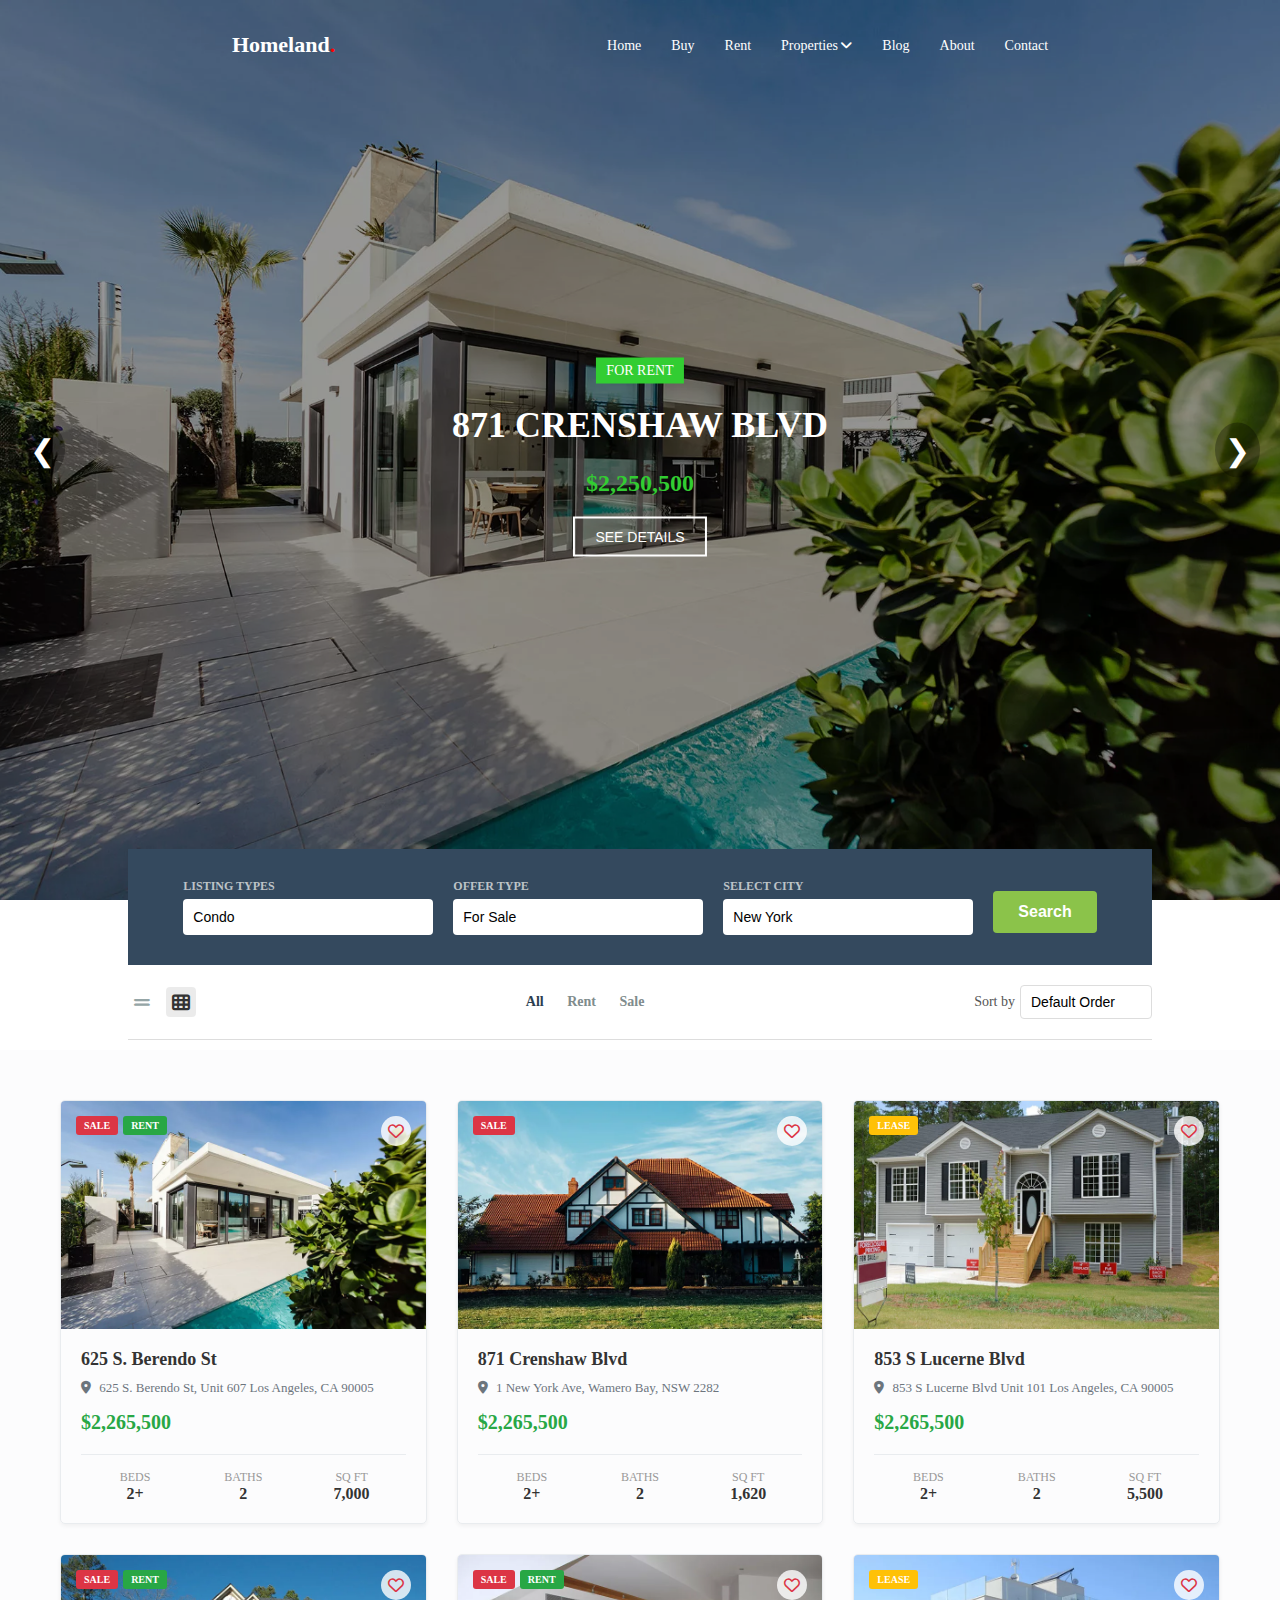
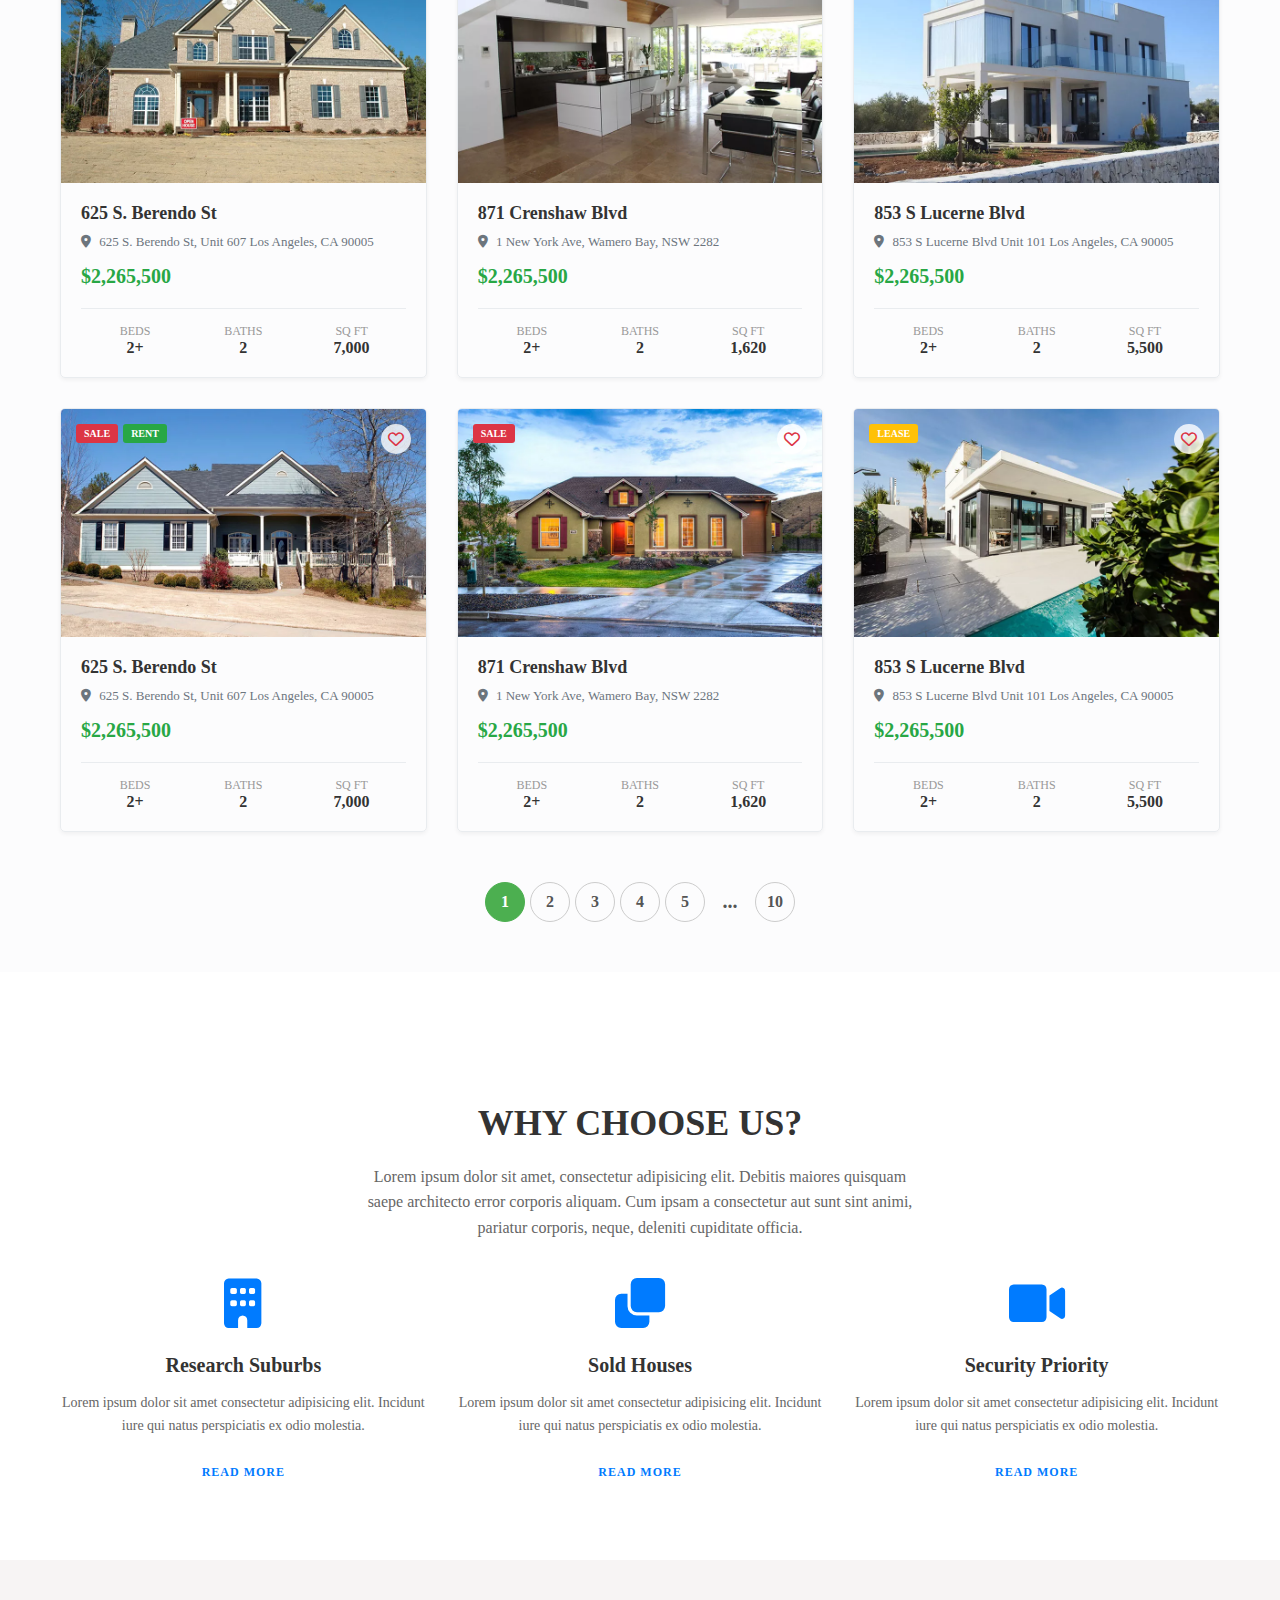
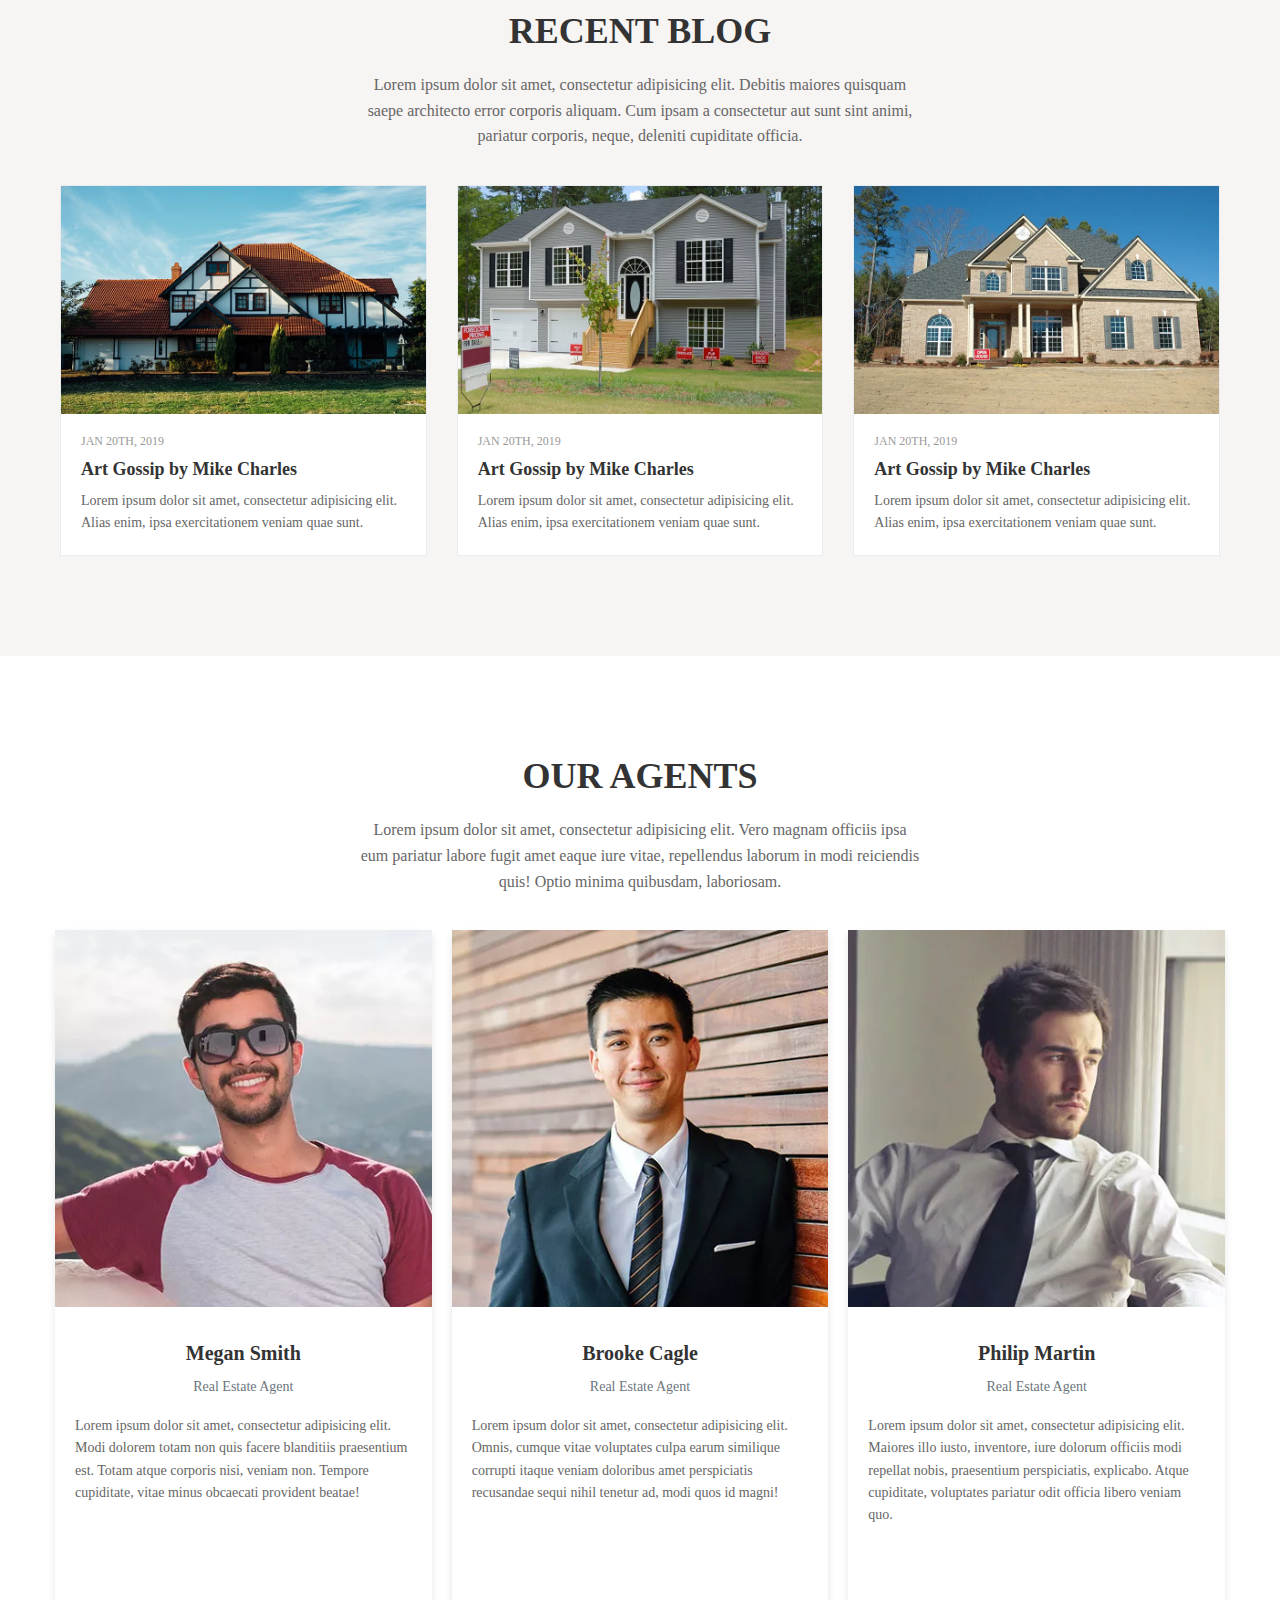
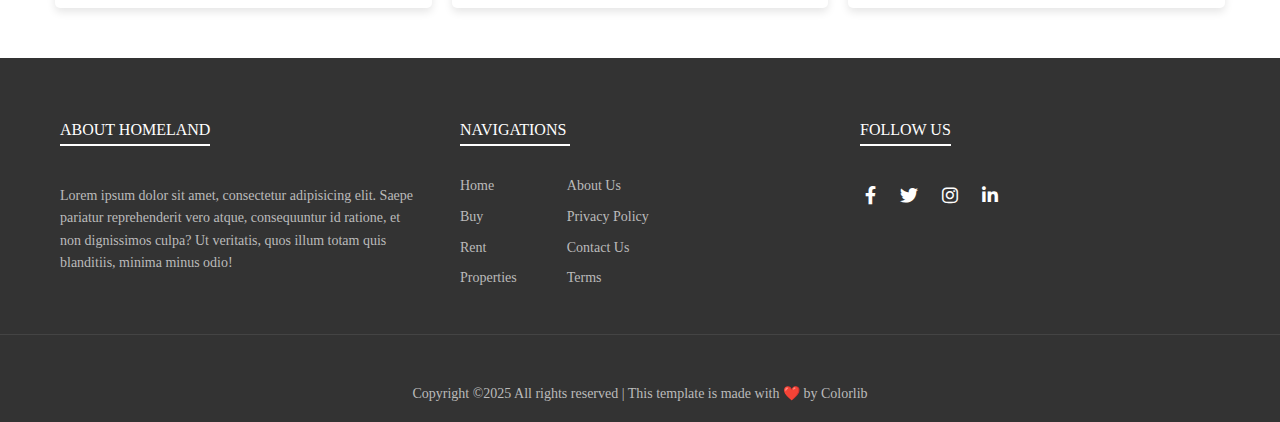
<file: index.html>
<!DOCTYPE html>
<html lang="en">
<head>
    <meta charset="UTF-8">
    <meta name="viewport" content="width=device-width, initial-scale=1.0">
    <title>Homeland</title>
    <link rel="stylesheet" href="style.css">
    <link rel="stylesheet" href="https://cdnjs.cloudflare.com/ajax/libs/font-awesome/6.0.0-beta3/css/all.min.css">
</head>
<body>

<div class="navbar">
  <div class="logo">Homeland<span>.</span></div>
  <div class="menu-icon">
  <i class="fa fa-bars"></i>
</div>

  <ul>
  <li><a href="index.html">Home</a></li>
  <li><a href="buy.html">Buy</a></li>
  <li><a href="rent.html">Rent</a></li>
  <li class="properties-list-item">
    <a href="#">Properties <i class="fa-solid fa-angle-down"></i></a>
    <ul class="dropdown">
      <li><a href="#">Condo</a></li>
      <li><a href="#">Property Land</a></li>
      <li><a href="#">Commercial Building</a></li>
      <li class="has-submenu">
        <a href="#">Submanu <i class="fa-solid fa-angle-right"></i></a>
        <ul class="sub-menu">
          <li><a href="#">Office</a></li>
          <li><a href="#">Retail</a></li>
          <li><a href="#">Industrial</a></li>
        </ul>
      </li>
    </ul>
  </li>
  <li><a href="blog.html">Blog</a></li>
  <li><a href="about.html">About</a></li>
  <li><a href="contact.html">Contact</a></li>
</ul>
</div>

<!-- SLIDER -->
<div class="slider">
  <div class="slide active" style="background-image: url('hero_bg_1.jpg');">
    <div class="overlay"></div>
    <div class="content">
      <p>FOR RENT</p>
      <h2>871 CRENSHAW BLVD</h2>
      <h3>$2,250,500</h3>
      <button>SEE DETAILS</button>
    </div>
  </div>
  <div class="slide" style="background-image: url('hero_bg_2.jpg');">
    <div class="overlay"></div>
    <div class="content">
      <p>FOR SALE</p>
      <h2>Modern Apartment</h2>
      <h3>$1,800,000</h3>
      <button>SEE DETAILS</button>
    </div>
  </div>
  
  <!-- Arrows -->
  <div class="arrow left">&#10094;</div>
  <div class="arrow right">&#10095;</div>

  <!-- Dots -->
  <div class="dots"></div>
</div>
<script>
const menuIcon = document.querySelector('.menu-icon');
const navMenu = document.querySelector('.navbar ul');

menuIcon.addEventListener('click', () => {
  navMenu.classList.toggle('active');
});
</script>
<script>
let slides = document.querySelectorAll('.slide');
let current = 0;
let dotsContainer = document.querySelector('.dots');

slides.forEach((_, i) => {
  let dot = document.createElement('span');
  if (i === 0) dot.classList.add('active');
  dotsContainer.appendChild(dot);
});

let dots = document.querySelectorAll('.dots span');

function showSlide(index) {
  slides.forEach(s => s.classList.remove('active'));
  dots.forEach(d => d.classList.remove('active'));

  slides[index].classList.add('active');
  dots[index].classList.add('active');
}

document.querySelector('.arrow.left').addEventListener('click', () => {
  current = (current - 1 + slides.length) % slides.length;
  showSlide(current);
});

document.querySelector('.arrow.right').addEventListener('click', () => {
  current = (current + 1) % slides.length;
  showSlide(current);
});

dots.forEach((dot, i) => {
  dot.addEventListener('click', () => {
    current = i;
    showSlide(current);
  });
});

setInterval(() => {
  current = (current + 1) % slides.length;
  showSlide(current);
}, 5000);
</script>





<link rel="stylesheet" href="https://cdnjs.cloudflare.com/ajax/libs/font-awesome/6.0.0-beta3/css/all.min.css">

<div class="search-section">
    <div class="search-bar-container">
        <div class="filter-group">
            <label for="listing-type">LISTING TYPES</label>
            <select id="listing-type" name="listing-type">
                <option value="condo">Condo</option>
                <option value="house">House</option>
                <option value="apartment">Apartment</option>
            </select>
        </div>
        <div class="filter-group">
            <label for="offer-type">OFFER TYPE</label>
            <select id="offer-type" name="offer-type">
                <option value="for-sale">For Sale</option>
                <option value="for-rent">For Rent</option>
            </select>
        </div>
        <div class="filter-group">
            <label for="select-city">SELECT CITY</label>
            <select id="select-city" name="select-city">
                <option value="new-york">New York</option>
                <option value="los-angeles">Los Angeles</option>
                <option value="chicago">Chicago</option>
            </select>
        </div>
        <button class="search-button">Search</button>
    </div>

    <div class="results-toolbar">
        <div class="view-options">
            <i class="fa-solid fa-grip-lines"></i>
            <i class="fa-solid fa-table-cells"></i>
        </div>
        <div class="filter-links">
            <a href="#" class="active">All</a>
            <a href="#">Rent</a>
            <a href="#">Sale</a>
        </div>
        <div class="sort-options">
            <label for="sort-by">Sort by</label>
            <select id="sort-by" name="sort-by">
                <option value="default">Default Order</option>
                <option value="price-low">Price Low to High</option>
                <option value="price-high">Price High to Low</option>
            </select>
        </div>
    </div>
</div>



 <div class="property-listings">
        <div class="contaner">
            <div class="property-card">
                <div class="card-image">
                    <img src="img_1.jpg (1).webp" alt="Property Image">
                    <div class="tags">
                        <span class="tag sale">SALE</span>
                        <span class="tag rent">RENT</span>
                    </div>
                    <div class="favorite"><i class="far fa-heart"></i></div>
                </div>
                <div class="card-content">
                    <h3>625 S. Berendo St</h3>
                    <p class="address"><i class="fas fa-map-marker-alt"></i> 625 S. Berendo St, Unit 607 Los Angeles, CA 90005</p>
                    <p class="price">$2,265,500</p>
                    <div class="details">
                        <div class="detail-item">
                            <span>BEDS</span>
                            <span>2+</span>
                        </div>
                        <div class="detail-item">
                            <span>BATHS</span>
                            <span>2</span>
                        </div>
                        <div class="detail-item">
                            <span>SQ FT</span>
                            <span>7,000</span>
                        </div>
                    </div>
                </div>
            </div>

            <div class="property-card">
                <div class="card-image">
                    <img src="img_2.jpg.webp" alt="Property Image">
                    <div class="tags">
                        <span class="tag sale">SALE</span>
                    </div>
                    <div class="favorite"><i class="far fa-heart"></i></div>
                </div>
                <div class="card-content">
                    <h3>871 Crenshaw Blvd</h3>
                    <p class="address"><i class="fas fa-map-marker-alt"></i> 1 New York Ave, Wamero Bay, NSW 2282</p>
                    <p class="price">$2,265,500</p>
                    <div class="details">
                        <div class="detail-item">
                            <span>BEDS</span>
                            <span>2+</span>
                        </div>
                        <div class="detail-item">
                            <span>BATHS</span>
                            <span>2</span>
                        </div>
                        <div class="detail-item">
                            <span>SQ FT</span>
                            <span>1,620</span>
                        </div>
                    </div>
                </div>
            </div>

            <div class="property-card">
                <div class="card-image">
                    <img src="img_3.jpg.webp" alt="Property Image">
                    <div class="tags">
                        <span class="tag lease">LEASE</span>
                    </div>
                    <div class="favorite"><i class="far fa-heart"></i></div>
                </div>
                <div class="card-content">
                    <h3>853 S Lucerne Blvd</h3>
                    <p class="address"><i class="fas fa-map-marker-alt"></i> 853 S Lucerne Blvd Unit 101 Los Angeles, CA 90005</p>
                    <p class="price">$2,265,500</p>
                    <div class="details">
                        <div class="detail-item">
                            <span>BEDS</span>
                            <span>2+</span>
                        </div>
                        <div class="detail-item">
                            <span>BATHS</span>
                            <span>2</span>
                        </div>
                        <div class="detail-item">
                            <span>SQ FT</span>
                            <span>5,500</span>
                        </div>
                    </div>
                </div>
            </div>

            <div class="property-card">
                <div class="card-image">
                    <img src="img_4.jpg.webp" alt="Property Image">
                    <div class="tags">
                        <span class="tag sale">SALE</span>
                        <span class="tag rent">RENT</span>
                    </div>
                    <div class="favorite"><i class="far fa-heart"></i></div>
                </div>
                <div class="card-content">
                    <h3>625 S. Berendo St</h3>
                    <p class="address"><i class="fas fa-map-marker-alt"></i> 625 S. Berendo St, Unit 607 Los Angeles, CA 90005</p>
                    <p class="price">$2,265,500</p>
                    <div class="details">
                        <div class="detail-item">
                            <span>BEDS</span>
                            <span>2+</span>
                        </div>
                        <div class="detail-item">
                            <span>BATHS</span>
                            <span>2</span>
                        </div>
                        <div class="detail-item">
                            <span>SQ FT</span>
                            <span>7,000</span>
                        </div>
                    </div>
                </div>
            </div>

            <div class="property-card">
                <div class="card-image">
                    <img src="img_5.jpg.webp" alt="Property Image">
                    <div class="tags">
                        <span class="tag sale">SALE</span>
                        <span class="tag rent">RENT</span>
                    </div>
                    <div class="favorite"><i class="far fa-heart"></i></div>
                </div>
                <div class="card-content">
                    <h3>871 Crenshaw Blvd</h3>
                    <p class="address"><i class="fas fa-map-marker-alt"></i> 1 New York Ave, Wamero Bay, NSW 2282</p>
                    <p class="price">$2,265,500</p>
                    <div class="details">
                        <div class="detail-item">
                            <span>BEDS</span>
                            <span>2+</span>
                        </div>
                        <div class="detail-item">
                            <span>BATHS</span>
                            <span>2</span>
                        </div>
                        <div class="detail-item">
                            <span>SQ FT</span>
                            <span>1,620</span>
                        </div>
                    </div>
                </div>
            </div>

            <div class="property-card">
                <div class="card-image">
                    <img src="img_6.jpg.webp" alt="Property Image">
                    <div class="tags">
                        <span class="tag lease">LEASE</span>
                    </div>
                    <div class="favorite"><i class="far fa-heart"></i></div>
                </div>
                <div class="card-content">
                    <h3>853 S Lucerne Blvd</h3>
                    <p class="address"><i class="fas fa-map-marker-alt"></i> 853 S Lucerne Blvd Unit 101 Los Angeles, CA 90005</p>
                    <p class="price">$2,265,500</p>
                    <div class="details">
                        <div class="detail-item">
                            <span>BEDS</span>
                            <span>2+</span>
                        </div>
                        <div class="detail-item">
                            <span>BATHS</span>
                            <span>2</span>
                        </div>
                        <div class="detail-item">
                            <span>SQ FT</span>
                            <span>5,500</span>
                        </div>
                    </div>
                </div>
            </div>
            <div class="property-card">
                <div class="card-image">
                    <img src="img_7.jpg.webp" alt="Property Image">
                    <div class="tags">
                        <span class="tag sale">SALE</span>
                        <span class="tag rent">RENT</span>
                    </div>
                    <div class="favorite"><i class="far fa-heart"></i></div>
                </div>
                <div class="card-content">
                    <h3>625 S. Berendo St</h3>
                    <p class="address"><i class="fas fa-map-marker-alt"></i> 625 S. Berendo St, Unit 607 Los Angeles, CA 90005</p>
                    <p class="price">$2,265,500</p>
                    <div class="details">
                        <div class="detail-item">
                            <span>BEDS</span>
                            <span>2+</span>
                        </div>
                        <div class="detail-item">
                            <span>BATHS</span>
                            <span>2</span>
                        </div>
                        <div class="detail-item">
                            <span>SQ FT</span>
                            <span>7,000</span>
                        </div>
                    </div>
                </div>
            </div>

            <div class="property-card">
                <div class="card-image">
                    <img src="img_8.jpg.webp" alt="Property Image">
                    <div class="tags">
                        <span class="tag sale">SALE</span>
                    </div>
                    <div class="favorite"><i class="far fa-heart"></i></div>
                </div>
                <div class="card-content">
                    <h3>871 Crenshaw Blvd</h3>
                    <p class="address"><i class="fas fa-map-marker-alt"></i> 1 New York Ave, Wamero Bay, NSW 2282</p>
                    <p class="price">$2,265,500</p>
                    <div class="details">
                        <div class="detail-item">
                            <span>BEDS</span>
                            <span>2+</span>
                        </div>
                        <div class="detail-item">
                            <span>BATHS</span>
                            <span>2</span>
                        </div>
                        <div class="detail-item">
                            <span>SQ FT</span>
                            <span>1,620</span>
                        </div>
                    </div>
                </div>
            </div>

            <div class="property-card">
                <div class="card-image">
                    <img src="img_1.jpg.webp" alt="Property Image">
                    <div class="tags">
                        <span class="tag lease">LEASE</span>
                    </div>
                    <div class="favorite"><i class="far fa-heart"></i></div>
                </div>
                <div class="card-content">
                    <h3>853 S Lucerne Blvd</h3>
                    <p class="address"><i class="fas fa-map-marker-alt"></i> 853 S Lucerne Blvd Unit 101 Los Angeles, CA 90005</p>
                    <p class="price">$2,265,500</p>
                    <div class="details">
                        <div class="detail-item">
                            <span>BEDS</span>
                            <span>2+</span>
                        </div>
                        <div class="detail-item">
                            <span>BATHS</span>
                            <span>2</span>
                        </div>
                        <div class="detail-item">
                            <span>SQ FT</span>
                            <span>5,500</span>
                        </div>
                    </div>
                </div>
            </div>

          
        </div>
        <div class="pagination">
        <a href="#" class="page-link active">1</a>
        <a href="#" class="page-link">2</a>
        <a href="#" class="page-link">3</a>
        <a href="#" class="page-link">4</a>
        <a href="#" class="page-link">5</a>
        <span class="ellipsis">...</span>
        <a href="#" class="page-link">10</a>
    </div>

    </div>


 <div class="why-choose-us-section">
        <div class="containe">
            <div class="section-header">
                <h2>WHY CHOOSE US?</h2>
                <p>Lorem ipsum dolor sit amet, consectetur adipisicing elit. Debitis maiores quisquam saepe architecto error corporis aliquam. Cum ipsam a consectetur aut sunt sint animi, pariatur corporis, neque, deleniti cupiditate officia.</p>
            </div>
            <div class="features-grid">
                <div class="feature-item">
                    <div class="icon">
                        <i class="fas fa-building"></i>
                    </div>
                    <h3>Research Suburbs</h3>
                    <p>Lorem ipsum dolor sit amet consectetur adipisicing elit. Incidunt iure qui natus perspiciatis ex odio molestia.</p>
                    <a href="#" class="read-more">READ MORE</a>
                </div>
                <div class="feature-item">
                    <div class="icon">
                        <i class="fas fa-sign"></i>
                    </div>
                    <h3>Sold Houses</h3>
                    <p>Lorem ipsum dolor sit amet consectetur adipisicing elit. Incidunt iure qui natus perspiciatis ex odio molestia.</p>
                    <a href="#" class="read-more">READ MORE</a>
                </div>
                <div class="feature-item">
                    <div class="icon">
                        <i class="fas fa-video"></i>
                    </div>
                    <h3>Security Priority</h3>
                    <p>Lorem ipsum dolor sit amet consectetur adipisicing elit. Incidunt iure qui natus perspiciatis ex odio molestia.</p>
                    <a href="#" class="read-more">READ MORE</a>
                </div>
            </div>
        </div>
    </div>

<script>
document.addEventListener('DOMContentLoaded', function () {
  const container = document.querySelector('.contaner');
  const gridBtn = document.querySelector('.view-options .fa-table-cells');
  const listBtn = document.querySelector('.view-options .fa-grip-lines');

  function setActive(button) {
    [gridBtn, listBtn].forEach(b => b.classList.remove('active-view'));
    button.classList.add('active-view');
  }

  container.classList.remove('list-view');
  setActive(gridBtn);

  listBtn.addEventListener('click', function(e) {
    container.classList.add('list-view');
    setActive(listBtn);
  });

  gridBtn.addEventListener('click', function(e) {
    container.classList.remove('list-view');
    setActive(gridBtn);
  });
});
</script>

<div class="blog-section">
        <div class="contain">
            <div class="section-header">
                <h2>RECENT BLOG</h2>
                <p>Lorem ipsum dolor sit amet, consectetur adipisicing elit. Debitis maiores quisquam saepe architecto error corporis aliquam. Cum ipsam a consectetur aut sunt sint animi, pariatur corporis, neque, deleniti cupiditate officia.</p>
            </div>
            <div class="blog-posts">
                <div class="blog-post">
                    <img src="img_2.jpg.webp" alt="Blog Post Image 1">
                    <div class="post-content">
                        <span class="post-date">JAN 20TH, 2019</span>
                        <h3><a href="#">Art Gossip by Mike Charles</a></h3>
                        <p>Lorem ipsum dolor sit amet, consectetur adipisicing elit. Alias enim, ipsa exercitationem veniam quae sunt.</p>
                    </div>
                </div>
                <div class="blog-post">
                    <img src="img_3.jpg.webp" alt="Blog Post Image 2">
                    <div class="post-content">
                        <span class="post-date">JAN 20TH, 2019</span>
                        <h3><a href="#">Art Gossip by Mike Charles</a></h3>
                        <p>Lorem ipsum dolor sit amet, consectetur adipisicing elit. Alias enim, ipsa exercitationem veniam quae sunt.</p>
                    </div>
                </div>
                <div class="blog-post">
                    <img src="img_4.jpg.webp" alt="Blog Post Image 3">
                    <div class="post-content">
                        <span class="post-date">JAN 20TH, 2019</span>
                        <h3><a href="#">Art Gossip by Mike Charles</a></h3>
                        <p>Lorem ipsum dolor sit amet, consectetur adipisicing elit. Alias enim, ipsa exercitationem veniam quae sunt.</p>
                    </div>
                </div>
            </div>
        </div>
    </div>



<div class="team-section">
     <div class="section-header">
        <h2>OUR AGENTS</h2>
        <p>Lorem ipsum dolor sit amet, consectetur adipisicing elit. Vero magnam officiis ipsa eum pariatur labore fugit amet eaque iure vitae, repellendus laborum in modi reiciendis quis! Optio minima quibusdam, laboriosam.</p>
    </div>
        <div class="container">
            <div class="team-member">
                <div class="member-image">
                    <img src="person_1.jpg.webp" alt="Megan Smith">
                </div>
                <div class="member-info">
                    <h3>Megan Smith</h3>
                    <p class="role">Real Estate Agent</p>
                    <p class="description">Lorem ipsum dolor sit amet, consectetur adipisicing elit. Modi dolorem totam non quis facere blanditiis praesentium est. Totam atque corporis nisi, veniam non. Tempore cupiditate, vitae minus obcaecati provident beatae!</p>
                    <div class="socials">
                        <a href="#"><i class="fab fa-facebook-f"></i></a>
                        <a href="#"><i class="fab fa-twitter"></i></a>
                        <a href="#"><i class="fab fa-linkedin-in"></i></a>
                    </div>
                </div>
            </div>
            <div class="team-member">
                <div class="member-image">
                    <img src="person_2.jpg.webp" alt="Brooke Cagle">
                </div>
                <div class="member-info">
                    <h3>Brooke Cagle</h3>
                    <p class="role">Real Estate Agent</p>
                    <p class="description">Lorem ipsum dolor sit amet, consectetur adipisicing elit. Omnis, cumque vitae voluptates culpa earum similique corrupti itaque veniam doloribus amet perspiciatis recusandae sequi nihil tenetur ad, modi quos id magni!</p>
                    <div class="socials">
                        <a href="#"><i class="fab fa-facebook-f"></i></a>
                        <a href="#"><i class="fab fa-twitter"></i></a>
                        <a href="#"><i class="fab fa-linkedin-in"></i></a>
                    </div>
                </div>
            </div>
            <div class="team-member">
                <div class="member-image">
                    <img src="person_3.jpg.webp" alt="Philip Martin">
                </div>
                <div class="member-info">
                    <h3>Philip Martin</h3>
                    <p class="role">Real Estate Agent</p>
                    <p class="description">Lorem ipsum dolor sit amet, consectetur adipisicing elit. Maiores illo iusto, inventore, iure dolorum officiis modi repellat nobis, praesentium perspiciatis, explicabo. Atque cupiditate, voluptates pariatur odit officia libero veniam quo.</p>
                    <div class="socials">
                        <a href="#"><i class="fab fa-facebook-f"></i></a>
                        <a href="#"><i class="fab fa-twitter"></i></a>
                        <a href="#"><i class="fab fa-linkedin-in"></i></a>
                    </div>
                </div>
            </div>
        </div>
    </div>
    <div class="footer">
        <div class="footer-container">
            <div class="footer-section about">
                <h2>ABOUT HOMELAND</h2>
                <p>Lorem ipsum dolor sit amet, consectetur adipisicing elit. Saepe pariatur reprehenderit vero atque, consequuntur id ratione, et non dignissimos culpa? Ut veritatis, quos illum totam quis blanditiis, minima minus odio!</p>
            </div>
            <div class="footer-section navigations">
    <h2>NAVIGATIONS</h2>
    <div class="navigation-columns">
        <ul class="navigation-list">
            <li><a href="#">Home</a></li>
            <li><a href="#">Buy</a></li>
            <li><a href="#">Rent</a></li>
            <li><a href="#">Properties</a></li>
        </ul>
        <ul class="navigation-list">
            <li><a href="#">About Us</a></li>
            <li><a href="#">Privacy Policy</a></li>
            <li><a href="#">Contact Us</a></li>
            <li><a href="#">Terms</a></li>
        </ul>
    </div>
</div>
            <div class="footer-section follow-us">
                <h2>FOLLOW US</h2>
                <div class="socials">
                    <a href="#"><i class="fab fa-facebook-f"></i></a>
                    <a href="#"><i class="fab fa-twitter"></i></a>
                    <a href="#"><i class="fab fa-instagram"></i></a>
                    <a href="#"><i class="fab fa-linkedin-in"></i></a>
                </div>
            </div>
        </div>
        <div class="footer-bottom">
            <p>Copyright ©2025 All rights reserved | This template is made with ❤️ by Colorlib</p>
        </div>
    </div>

</body>
</html>
</file>
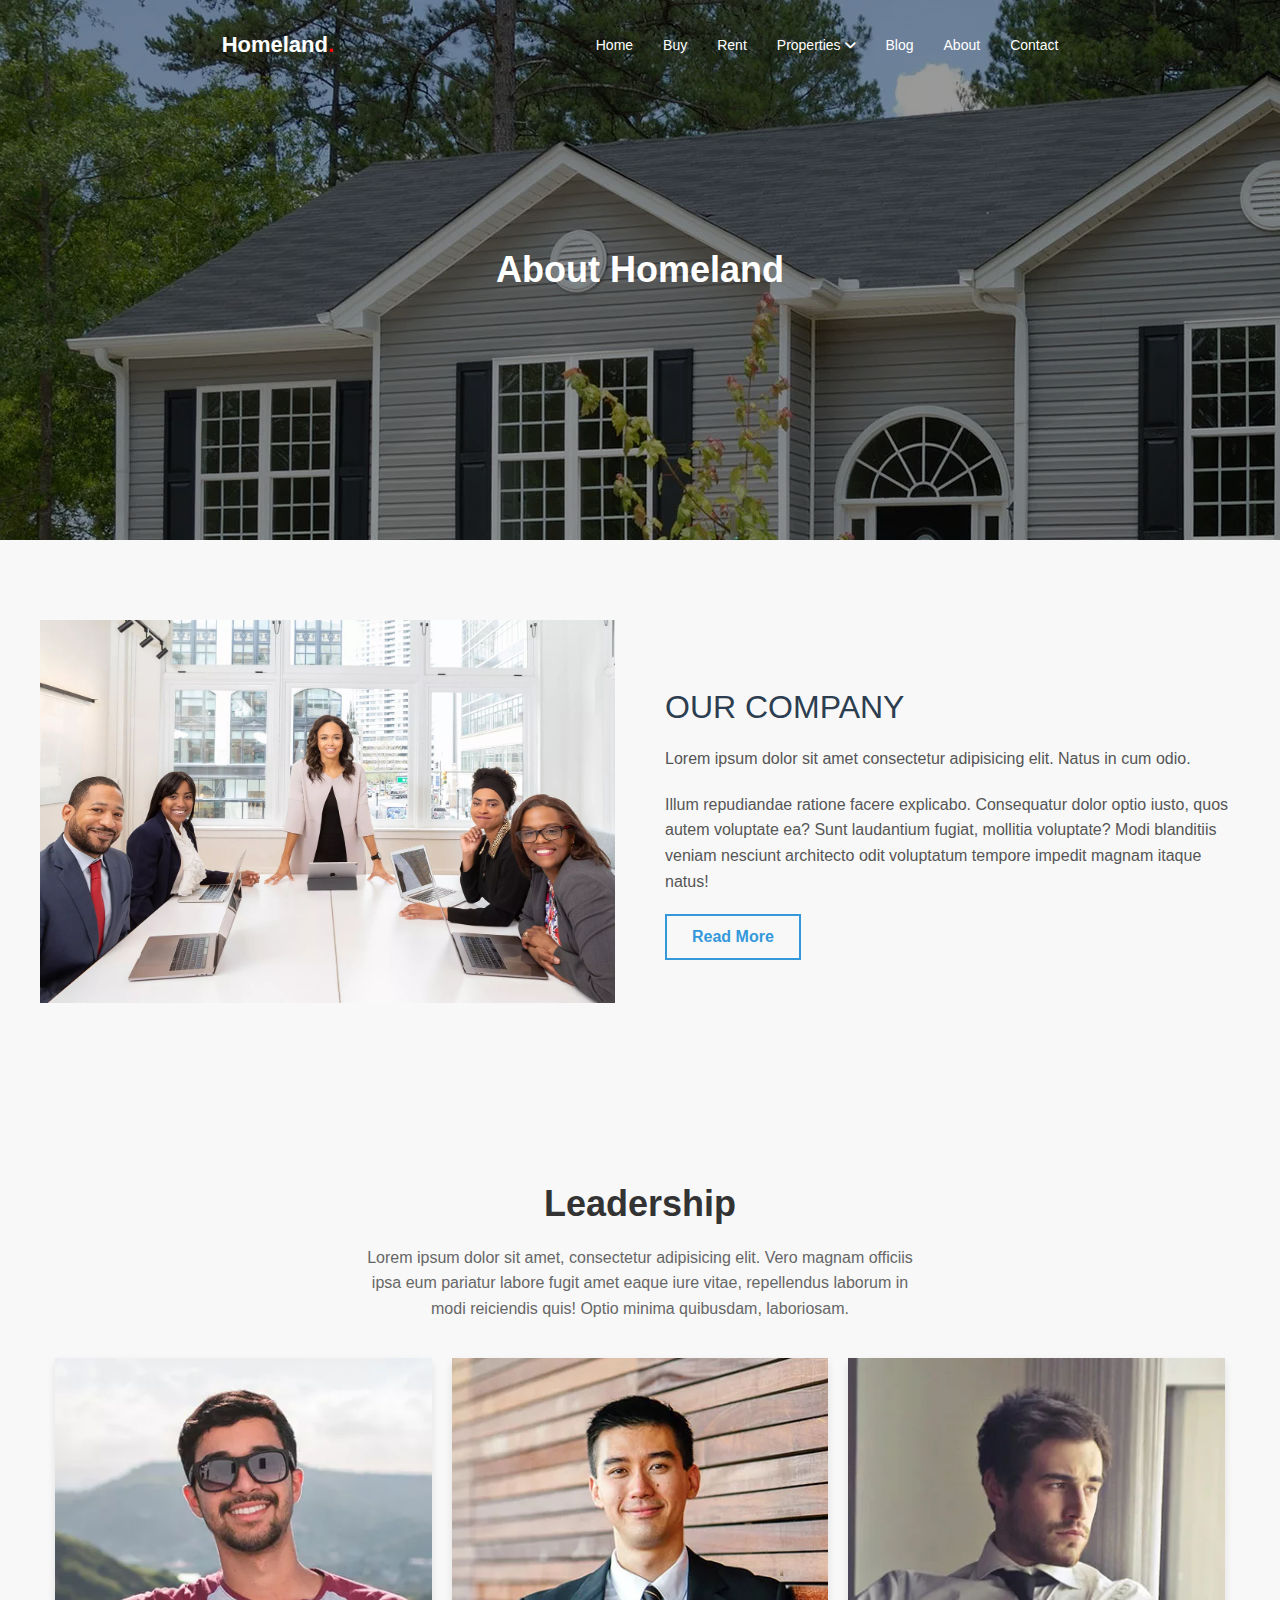
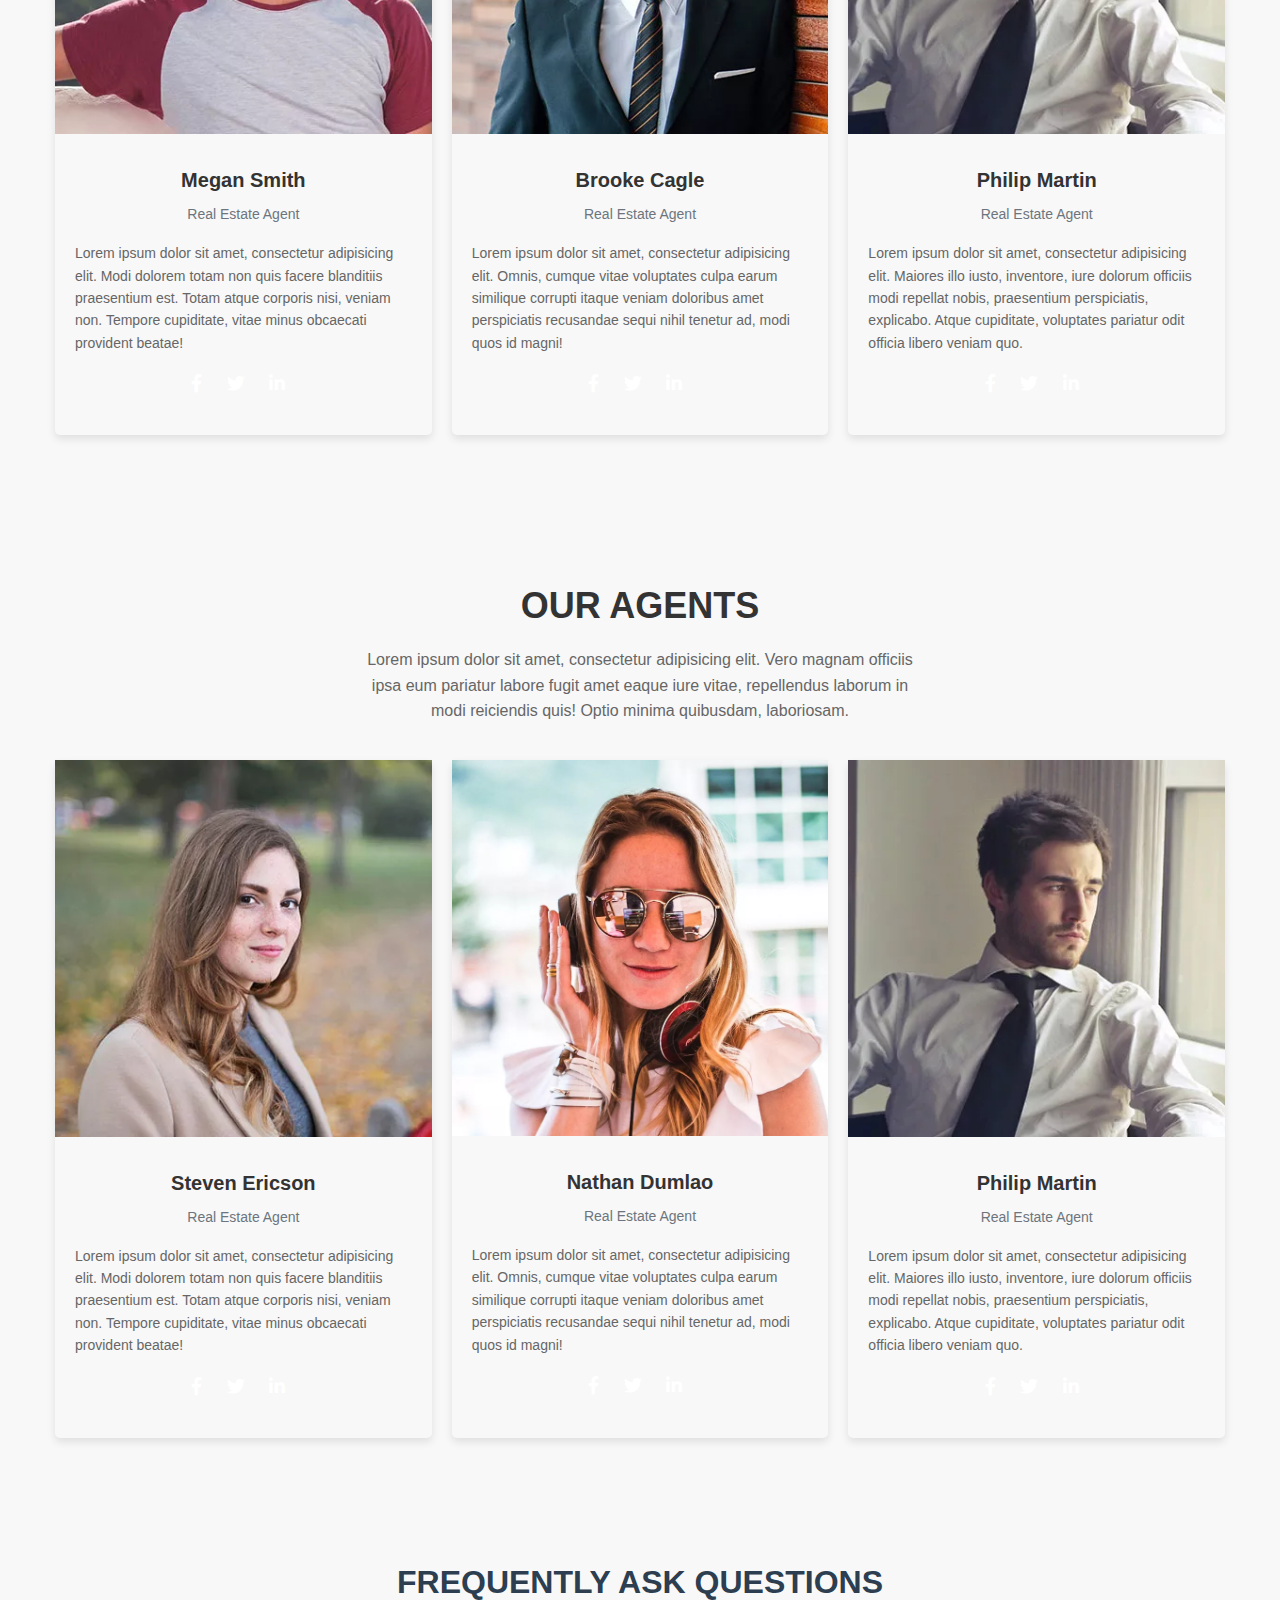
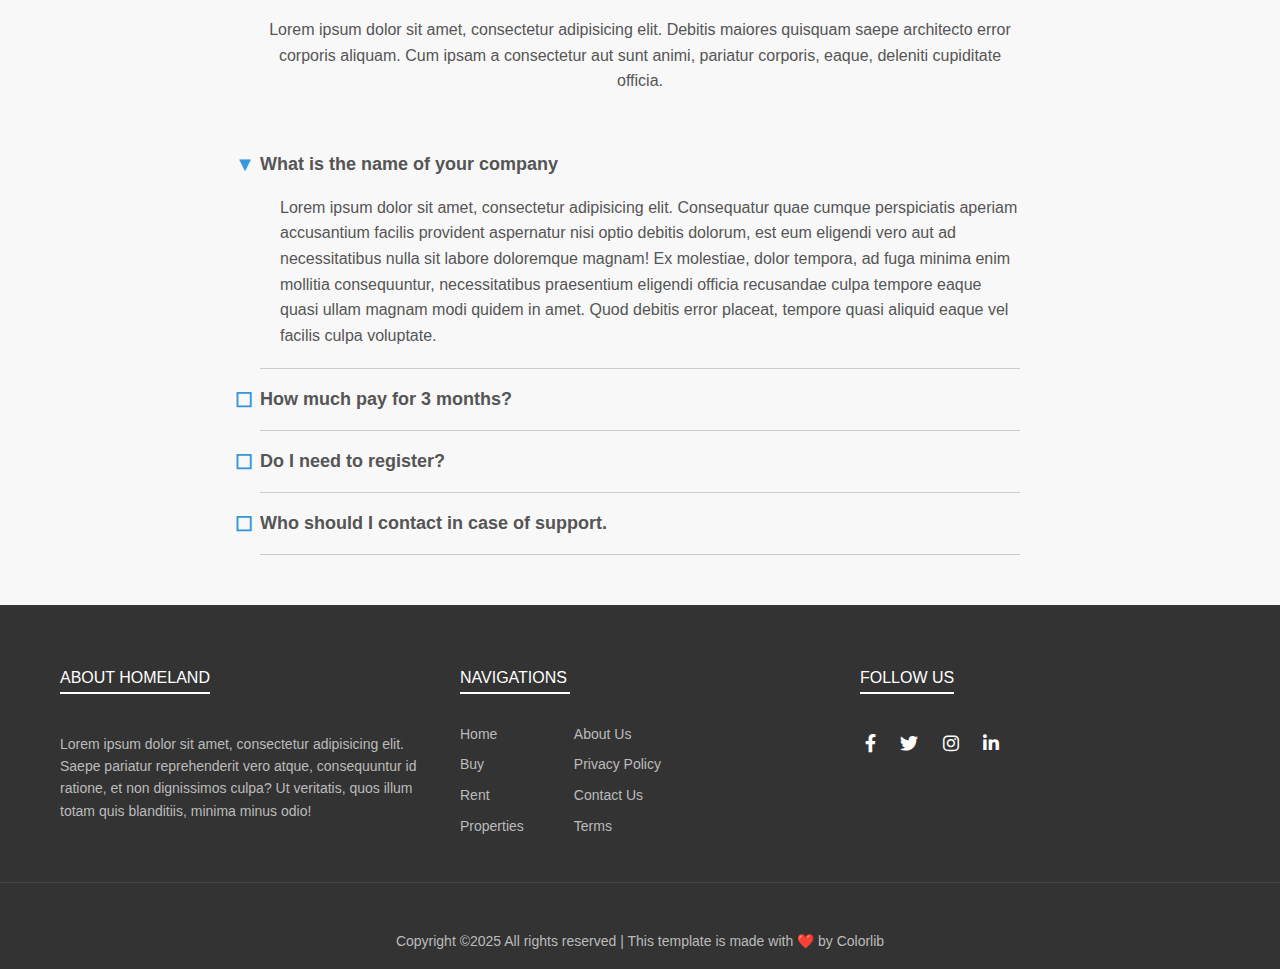
<file: about.html>
<!DOCTYPE html>
<html lang="en">
<head>
    <meta charset="UTF-8">
    <meta name="viewport" content="width=device-width, initial-scale=1.0">
    <title>About Homeland</title>
    <link rel="stylesheet" href="about-style.css">
    <link rel="stylesheet" href="https://cdnjs.cloudflare.com/ajax/libs/font-awesome/6.0.0-beta3/css/all.min.css">
</head>
<body>

<div class="navbar">
  <div class="logo">Homeland<span>.</span></div>
  <div class="menu-icon">
  <i class="fa fa-bars"></i>
</div>

  <ul>
  <li><a href="index.html">Home</a></li>
  <li><a href="buy.html">Buy</a></li>
  <li><a href="rent.html">Rent</a></li>
  <li class="properties-list-item">
    <a href="#">Properties <i class="fa-solid fa-angle-down"></i></a>
    <ul class="dropdown">
      <li><a href="#">Condo</a></li>
      <li><a href="#">Property Land</a></li>
      <li><a href="#">Commercial Building</a></li>
      <li class="has-submenu">
        <a href="#">Submanu <i class="fa-solid fa-angle-right"></i></a>
        <ul class="sub-menu">
          <li><a href="#">Office</a></li>
          <li><a href="#">Retail</a></li>
          <li><a href="#">Industrial</a></li>
        </ul>
      </li>
    </ul>
  </li>
  <li><a href="blog.html">Blog</a></li>
  <li><a href="about.html">About</a></li>
  <li><a href="contact.html">Contact</a></li>
</ul>
</div>

<div class="slider">
  <div class="slide active" style="background-image: url('hero_bg_2.jpg'); height: 60vh;" >
    <div class="overlay"></div>
    <div class="content">
<h1>About Homeland</h1>      
    </div>
  </div>
  
</div>
<script>
const menuIcon = document.querySelector('.menu-icon');
const navMenu = document.querySelector('.navbar ul');

menuIcon.addEventListener('click', () => {
  navMenu.classList.toggle('active');
});
</script>











<div class="about-us-section">
    <div class="about-us-container">
        <div class="about-us-row">
            <div class="about-us-image-col">
                <img src="about.jpg.webp" alt="Group of people in a meeting">
            </div>
            <div class="about-us-text-col">
                <h2>OUR COMPANY</h2>
                <p>
                    Lorem ipsum dolor sit amet consectetur adipisicing elit. Natus in cum odio.
                </p>
                <p>
                    Illum repudiandae ratione facere explicabo. Consequatur dolor optio iusto, quos autem voluptate ea? Sunt laudantium fugiat, mollitia voluptate? Modi blanditiis veniam nesciunt architecto odit voluptatum tempore impedit magnam itaque natus!
                </p>
                <a href="#" class="read-more-btn">Read More</a>
            </div>
        </div>
    </div>
</div>











<div class="team-section">
     <div class="section-header">
        <h2>Leadership</h2>
        <p>Lorem ipsum dolor sit amet, consectetur adipisicing elit. Vero magnam officiis ipsa eum pariatur labore fugit amet eaque iure vitae, repellendus laborum in modi reiciendis quis! Optio minima quibusdam, laboriosam.</p>
    </div>
        <div class="container">
            <div class="team-member">
                <div class="member-image">
                    <img src="person_1.jpg.webp" alt="Megan Smith">
                </div>
                <div class="member-info">
                    <h3>Megan Smith</h3>
                    <p class="role">Real Estate Agent</p>
                    <p class="description">Lorem ipsum dolor sit amet, consectetur adipisicing elit. Modi dolorem totam non quis facere blanditiis praesentium est. Totam atque corporis nisi, veniam non. Tempore cupiditate, vitae minus obcaecati provident beatae!</p>
                    <div class="socials">
                        <a href="#"><i class="fab fa-facebook-f"></i></a>
                        <a href="#"><i class="fab fa-twitter"></i></a>
                        <a href="#"><i class="fab fa-linkedin-in"></i></a>
                    </div>
                </div>
            </div>
            <div class="team-member">
                <div class="member-image">
                    <img src="person_2.jpg.webp" alt="Brooke Cagle">
                </div>
                <div class="member-info">
                    <h3>Brooke Cagle</h3>
                    <p class="role">Real Estate Agent</p>
                    <p class="description">Lorem ipsum dolor sit amet, consectetur adipisicing elit. Omnis, cumque vitae voluptates culpa earum similique corrupti itaque veniam doloribus amet perspiciatis recusandae sequi nihil tenetur ad, modi quos id magni!</p>
                    <div class="socials">
                        <a href="#"><i class="fab fa-facebook-f"></i></a>
                        <a href="#"><i class="fab fa-twitter"></i></a>
                        <a href="#"><i class="fab fa-linkedin-in"></i></a>
                    </div>
                </div>
            </div>
            <div class="team-member">
                <div class="member-image">
                    <img src="person_3.jpg.webp" alt="Philip Martin">
                </div>
                <div class="member-info">
                    <h3>Philip Martin</h3>
                    <p class="role">Real Estate Agent</p>
                    <p class="description">Lorem ipsum dolor sit amet, consectetur adipisicing elit. Maiores illo iusto, inventore, iure dolorum officiis modi repellat nobis, praesentium perspiciatis, explicabo. Atque cupiditate, voluptates pariatur odit officia libero veniam quo.</p>
                    <div class="socials">
                        <a href="#"><i class="fab fa-facebook-f"></i></a>
                        <a href="#"><i class="fab fa-twitter"></i></a>
                        <a href="#"><i class="fab fa-linkedin-in"></i></a>
                    </div>
                </div>
            </div>
        </div>
    </div>






<div class="team-section">
     <div class="section-header">
        <h2>OUR AGENTS</h2>
        <p>Lorem ipsum dolor sit amet, consectetur adipisicing elit. Vero magnam officiis ipsa eum pariatur labore fugit amet eaque iure vitae, repellendus laborum in modi reiciendis quis! Optio minima quibusdam, laboriosam.</p>
    </div>
        <div class="container">
            <div class="team-member">
                <div class="member-image">
                    <img src="person_4.jpg.webp" alt="Megan Smith">
                </div>
                <div class="member-info">
                    <h3>Steven Ericson</h3>
                    <p class="role">Real Estate Agent</p>
                    <p class="description">Lorem ipsum dolor sit amet, consectetur adipisicing elit. Modi dolorem totam non quis facere blanditiis praesentium est. Totam atque corporis nisi, veniam non. Tempore cupiditate, vitae minus obcaecati provident beatae!</p>
                    <div class="socials">
                        <a href="#"><i class="fab fa-facebook-f"></i></a>
                        <a href="#"><i class="fab fa-twitter"></i></a>
                        <a href="#"><i class="fab fa-linkedin-in"></i></a>
                    </div>
                </div>
            </div>
            <div class="team-member">
                <div class="member-image">
                    <img src="person_5.jpg.webp" alt="Brooke Cagle">
                </div>
                <div class="member-info">
                    <h3>Nathan Dumlao</h3>
                    <p class="role">Real Estate Agent</p>
                    <p class="description">Lorem ipsum dolor sit amet, consectetur adipisicing elit. Omnis, cumque vitae voluptates culpa earum similique corrupti itaque veniam doloribus amet perspiciatis recusandae sequi nihil tenetur ad, modi quos id magni!</p>
                    <div class="socials">
                        <a href="#"><i class="fab fa-facebook-f"></i></a>
                        <a href="#"><i class="fab fa-twitter"></i></a>
                        <a href="#"><i class="fab fa-linkedin-in"></i></a>
                    </div>
                </div>
            </div>
            <div class="team-member">
                <div class="member-image">
                    <img src="person_3.jpg.webp" alt="Philip Martin">
                </div>
                <div class="member-info">
                    <h3>Philip Martin</h3>
                    <p class="role">Real Estate Agent</p>
                    <p class="description">Lorem ipsum dolor sit amet, consectetur adipisicing elit. Maiores illo iusto, inventore, iure dolorum officiis modi repellat nobis, praesentium perspiciatis, explicabo. Atque cupiditate, voluptates pariatur odit officia libero veniam quo.</p>
                    <div class="socials">
                        <a href="#"><i class="fab fa-facebook-f"></i></a>
                        <a href="#"><i class="fab fa-twitter"></i></a>
                        <a href="#"><i class="fab fa-linkedin-in"></i></a>
                    </div>
                </div>
            </div>
        </div>
    </div>






<div class="faq-section">
    <div class="faq-header">
        <h2>FREQUENTLY ASK QUESTIONS</h2>
        <p>Lorem ipsum dolor sit amet, consectetur adipisicing elit. Debitis maiores quisquam saepe architecto error corporis aliquam. Cum ipsam a consectetur aut sunt animi, pariatur corporis, eaque, deleniti cupiditate officia.</p>
    </div>

    <div class="faq-list">
        <div class="faq-item">
            <input type="checkbox" id="faq1" class="faq-toggle" checked>
            <label for="faq1">What is the name of your company</label>
            <div class="faq-answer">
                <p>
                    Lorem ipsum dolor sit amet, consectetur adipisicing elit. Consequatur quae cumque perspiciatis aperiam accusantium facilis provident aspernatur nisi optio debitis dolorum, est eum eligendi vero aut ad necessitatibus nulla sit labore doloremque magnam! Ex molestiae, dolor tempora, ad fuga minima enim mollitia consequuntur, necessitatibus praesentium eligendi officia recusandae culpa tempore eaque quasi ullam magnam modi quidem in amet. Quod debitis error placeat, tempore quasi aliquid eaque vel facilis culpa voluptate.
                </p>
            </div>
        </div>

        <div class="faq-item">
            <input type="checkbox" id="faq2" class="faq-toggle">
            <label for="faq2">How much pay for 3 months?</label>
            <div class="faq-answer">
                <p>
                    [Your answer here]
                </p>
            </div>
        </div>

        <div class="faq-item">
            <input type="checkbox" id="faq3" class="faq-toggle">
            <label for="faq3">Do I need to register?</label>
            <div class="faq-answer">
                <p>
                    [Your answer here]
                </p>
            </div>
        </div>

        <div class="faq-item">
            <input type="checkbox" id="faq4" class="faq-toggle">
            <label for="faq4">Who should I contact in case of support.</label>
            <div class="faq-answer">
                <p>
                    [Your answer here]
                </p>
            </div>
        </div>
    </div>
</div>








    <div class="footer">
        <div class="footer-container">
            <div class="footer-section about">
                <h2>ABOUT HOMELAND</h2>
                <p>Lorem ipsum dolor sit amet, consectetur adipisicing elit. Saepe pariatur reprehenderit vero atque, consequuntur id ratione, et non dignissimos culpa? Ut veritatis, quos illum totam quis blanditiis, minima minus odio!</p>
            </div>
            <div class="footer-section navigations">
    <h2>NAVIGATIONS</h2>
    <div class="navigation-columns">
        <ul class="navigation-list">
            <li><a href="index.html">Home</a></li>
            <li><a href="buy.html">Buy</a></li>
            <li><a href="rent.html">Rent</a></li>
            <li><a href="">Properties</a></li>
        </ul>
        <ul class="navigation-list">
            <li><a href="about.html">About Us</a></li>
            <li><a href="#">Privacy Policy</a></li>
            <li><a href="contact.html">Contact Us</a></li>
            <li><a href="#">Terms</a></li>
        </ul>
    </div>
</div>
            <div class="footer-section follow-us">
                <h2>FOLLOW US</h2>
                <div class="socials">
                    <a href="#"><i class="fab fa-facebook-f"></i></a>
                    <a href="#"><i class="fab fa-twitter"></i></a>
                    <a href="#"><i class="fab fa-instagram"></i></a>
                    <a href="#"><i class="fab fa-linkedin-in"></i></a>
                </div>
            </div>
        </div>
        <div class="footer-bottom">
            <p>Copyright ©2025 All rights reserved | This template is made with ❤️ by Colorlib</p>
        </div>
    </div>

</body>
</html>
</file>
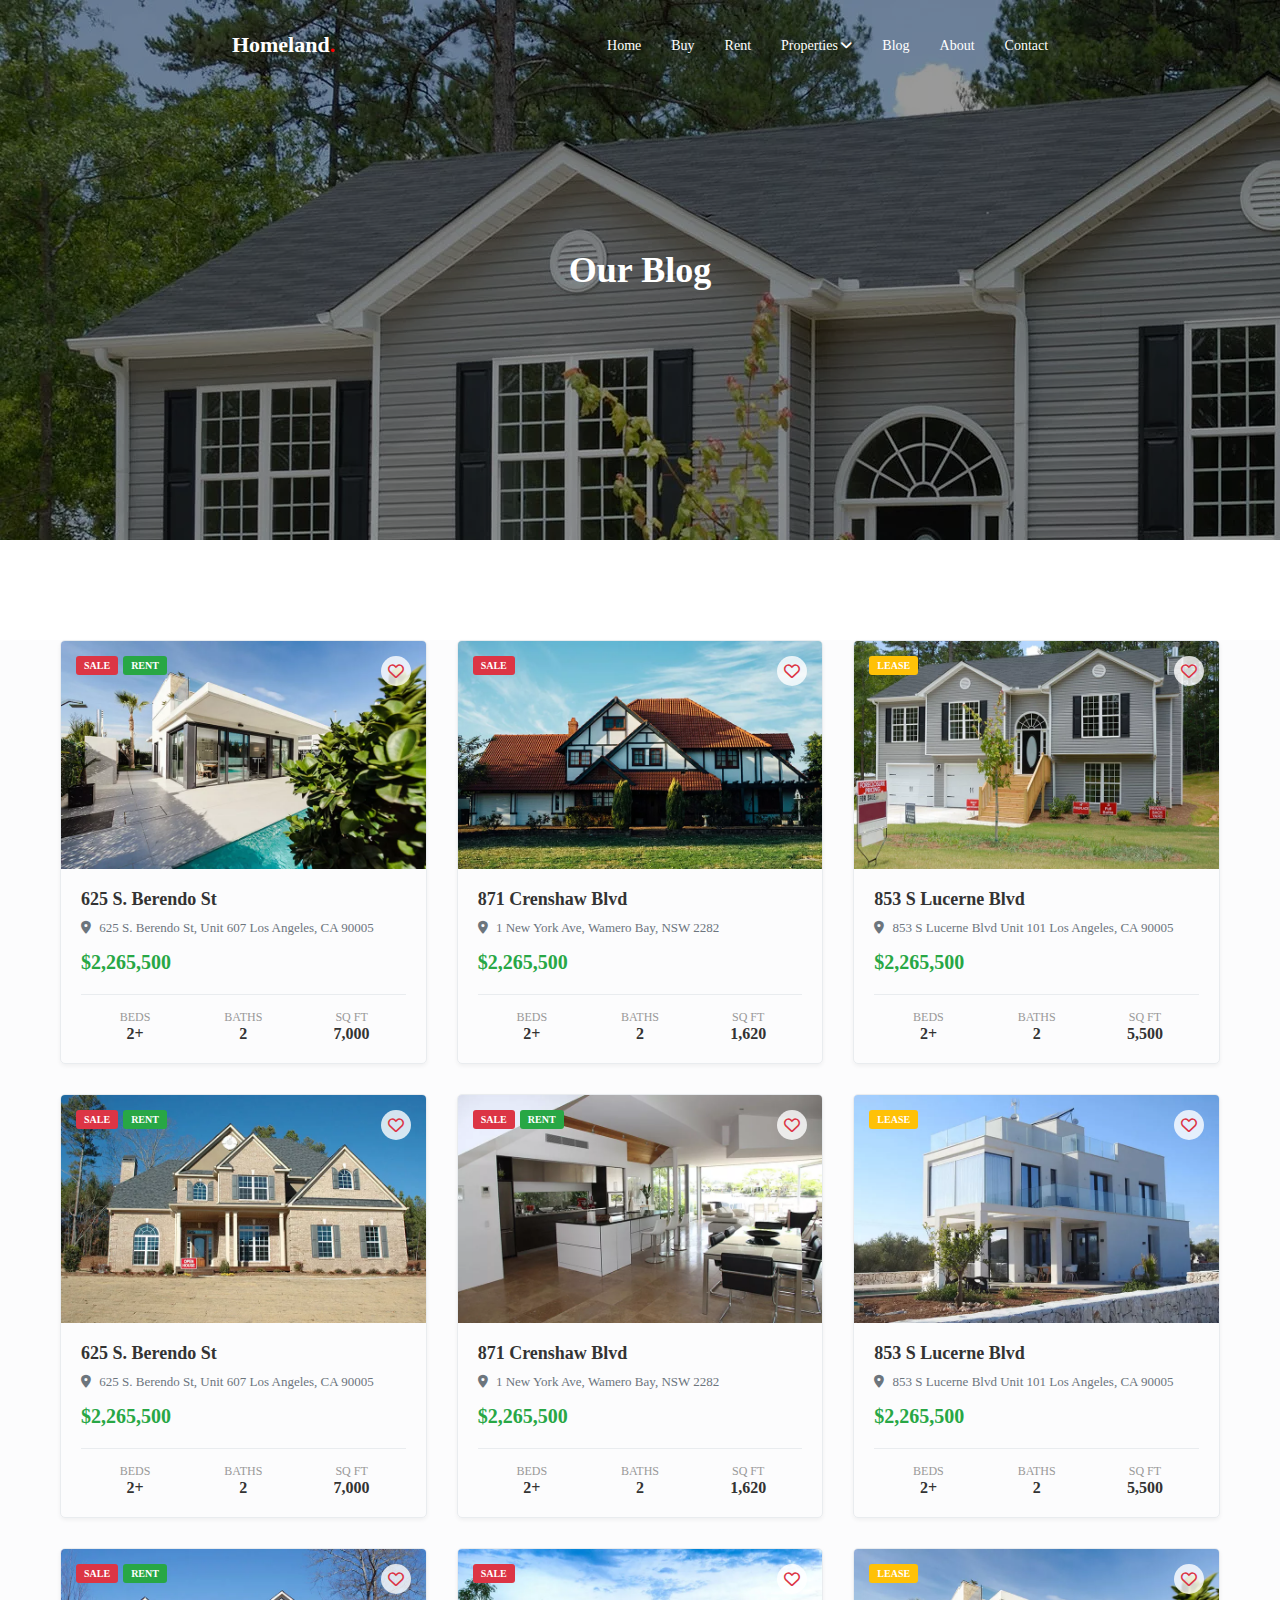
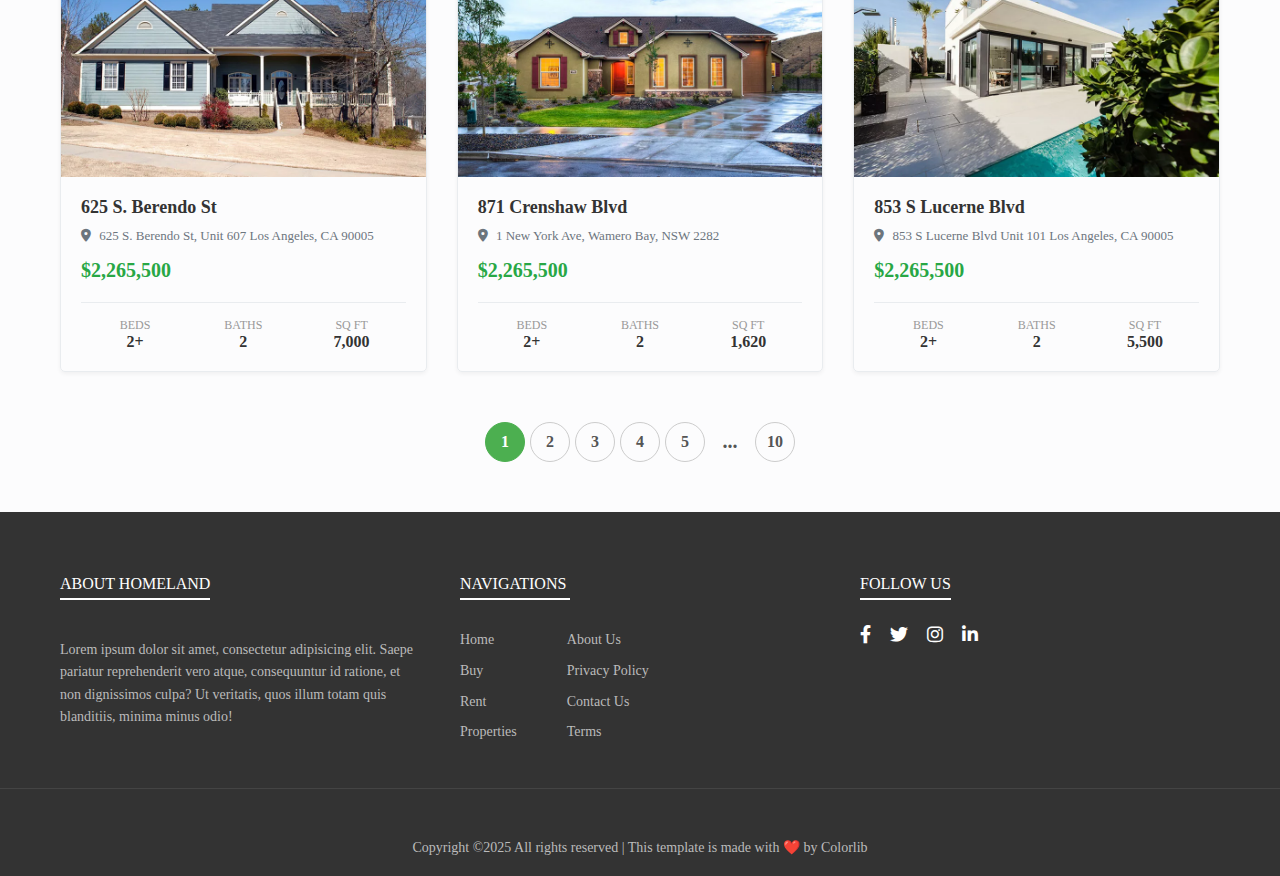
<file: blog.html>
<!DOCTYPE html>
<html lang="en">
<head>
    <meta charset="UTF-8">
    <meta name="viewport" content="width=device-width, initial-scale=1.0">
    <title> Blog Homeland</title>
    <link rel="stylesheet" href="blog-style.css">
    <link rel="stylesheet" href="https://cdnjs.cloudflare.com/ajax/libs/font-awesome/6.0.0-beta3/css/all.min.css">
</head>
<body>

<div class="navbar">
  <div class="logo">Homeland<span>.</span></div>
  <div class="menu-icon">
  <i class="fa fa-bars"></i>
</div>

  <ul>
  <li><a href="index.html">Home</a></li>
  <li><a href="buy.html">Buy</a></li>
  <li><a href="rent.html">Rent</a></li>
  <li class="properties-list-item">
    <a href="#">Properties <i class="fa-solid fa-angle-down"></i></a>
    <ul class="dropdown">
      <li><a href="">Condo</a></li>
      <li><a href="#">Property Land</a></li>
      <li><a href="#">Commercial Building</a></li>
      <li class="has-submenu">
        <a href="#">Submanu <i class="fa-solid fa-angle-right"></i></a>
        <ul class="sub-menu">
          <li><a href="#">Office</a></li>
          <li><a href="#">Retail</a></li>
          <li><a href="#">Industrial</a></li>
        </ul>
      </li>
    </ul>
  </li>
  <li><a href="blog.html">Blog</a></li>
  <li><a href="about.html">About</a></li>
  <li><a href="contact.html">Contact</a></li>
</ul>
</div>

<div class="slider">
  <div class="slide active" style="background-image: url('hero_bg_2.jpg'); height: 60vh;" >
    <div class="overlay"></div>
    <div class="content">
<h1> Our Blog</h1>      
    </div>
  </div>
  
</div>
<script>
const menuIcon = document.querySelector('.menu-icon');
const navMenu = document.querySelector('.navbar ul');

menuIcon.addEventListener('click', () => {
  navMenu.classList.toggle('active');
});
</script>










 <div class="property-listings">
        <div class="contaner">
            <div class="property-card">
                <div class="card-image">
                    <img src="img_1.jpg (1).webp" alt="Property Image">
                    <div class="tags">
                        <span class="tag sale">SALE</span>
                        <span class="tag rent">RENT</span>
                    </div>
                    <div class="favorite"><i class="far fa-heart"></i></div>
                </div>
                <div class="card-content">
                    <h3>625 S. Berendo St</h3>
                    <p class="address"><i class="fas fa-map-marker-alt"></i> 625 S. Berendo St, Unit 607 Los Angeles, CA 90005</p>
                    <p class="price">$2,265,500</p>
                    <div class="details">
                        <div class="detail-item">
                            <span>BEDS</span>
                            <span>2+</span>
                        </div>
                        <div class="detail-item">
                            <span>BATHS</span>
                            <span>2</span>
                        </div>
                        <div class="detail-item">
                            <span>SQ FT</span>
                            <span>7,000</span>
                        </div>
                    </div>
                </div>
            </div>

            <div class="property-card">
                <div class="card-image">
                    <img src="img_2.jpg.webp" alt="Property Image">
                    <div class="tags">
                        <span class="tag sale">SALE</span>
                    </div>
                    <div class="favorite"><i class="far fa-heart"></i></div>
                </div>
                <div class="card-content">
                    <h3>871 Crenshaw Blvd</h3>
                    <p class="address"><i class="fas fa-map-marker-alt"></i> 1 New York Ave, Wamero Bay, NSW 2282</p>
                    <p class="price">$2,265,500</p>
                    <div class="details">
                        <div class="detail-item">
                            <span>BEDS</span>
                            <span>2+</span>
                        </div>
                        <div class="detail-item">
                            <span>BATHS</span>
                            <span>2</span>
                        </div>
                        <div class="detail-item">
                            <span>SQ FT</span>
                            <span>1,620</span>
                        </div>
                    </div>
                </div>
            </div>

            <div class="property-card">
                <div class="card-image">
                    <img src="img_3.jpg.webp" alt="Property Image">
                    <div class="tags">
                        <span class="tag lease">LEASE</span>
                    </div>
                    <div class="favorite"><i class="far fa-heart"></i></div>
                </div>
                <div class="card-content">
                    <h3>853 S Lucerne Blvd</h3>
                    <p class="address"><i class="fas fa-map-marker-alt"></i> 853 S Lucerne Blvd Unit 101 Los Angeles, CA 90005</p>
                    <p class="price">$2,265,500</p>
                    <div class="details">
                        <div class="detail-item">
                            <span>BEDS</span>
                            <span>2+</span>
                        </div>
                        <div class="detail-item">
                            <span>BATHS</span>
                            <span>2</span>
                        </div>
                        <div class="detail-item">
                            <span>SQ FT</span>
                            <span>5,500</span>
                        </div>
                    </div>
                </div>
            </div>

            <div class="property-card">
                <div class="card-image">
                    <img src="img_4.jpg.webp" alt="Property Image">
                    <div class="tags">
                        <span class="tag sale">SALE</span>
                        <span class="tag rent">RENT</span>
                    </div>
                    <div class="favorite"><i class="far fa-heart"></i></div>
                </div>
                <div class="card-content">
                    <h3>625 S. Berendo St</h3>
                    <p class="address"><i class="fas fa-map-marker-alt"></i> 625 S. Berendo St, Unit 607 Los Angeles, CA 90005</p>
                    <p class="price">$2,265,500</p>
                    <div class="details">
                        <div class="detail-item">
                            <span>BEDS</span>
                            <span>2+</span>
                        </div>
                        <div class="detail-item">
                            <span>BATHS</span>
                            <span>2</span>
                        </div>
                        <div class="detail-item">
                            <span>SQ FT</span>
                            <span>7,000</span>
                        </div>
                    </div>
                </div>
            </div>

            <div class="property-card">
                <div class="card-image">
                    <img src="img_5.jpg.webp" alt="Property Image">
                    <div class="tags">
                        <span class="tag sale">SALE</span>
                        <span class="tag rent">RENT</span>
                    </div>
                    <div class="favorite"><i class="far fa-heart"></i></div>
                </div>
                <div class="card-content">
                    <h3>871 Crenshaw Blvd</h3>
                    <p class="address"><i class="fas fa-map-marker-alt"></i> 1 New York Ave, Wamero Bay, NSW 2282</p>
                    <p class="price">$2,265,500</p>
                    <div class="details">
                        <div class="detail-item">
                            <span>BEDS</span>
                            <span>2+</span>
                        </div>
                        <div class="detail-item">
                            <span>BATHS</span>
                            <span>2</span>
                        </div>
                        <div class="detail-item">
                            <span>SQ FT</span>
                            <span>1,620</span>
                        </div>
                    </div>
                </div>
            </div>

            <div class="property-card">
                <div class="card-image">
                    <img src="img_6.jpg.webp" alt="Property Image">
                    <div class="tags">
                        <span class="tag lease">LEASE</span>
                    </div>
                    <div class="favorite"><i class="far fa-heart"></i></div>
                </div>
                <div class="card-content">
                    <h3>853 S Lucerne Blvd</h3>
                    <p class="address"><i class="fas fa-map-marker-alt"></i> 853 S Lucerne Blvd Unit 101 Los Angeles, CA 90005</p>
                    <p class="price">$2,265,500</p>
                    <div class="details">
                        <div class="detail-item">
                            <span>BEDS</span>
                            <span>2+</span>
                        </div>
                        <div class="detail-item">
                            <span>BATHS</span>
                            <span>2</span>
                        </div>
                        <div class="detail-item">
                            <span>SQ FT</span>
                            <span>5,500</span>
                        </div>
                    </div>
                </div>
            </div>
            <div class="property-card">
                <div class="card-image">
                    <img src="img_7.jpg.webp" alt="Property Image">
                    <div class="tags">
                        <span class="tag sale">SALE</span>
                        <span class="tag rent">RENT</span>
                    </div>
                    <div class="favorite"><i class="far fa-heart"></i></div>
                </div>
                <div class="card-content">
                    <h3>625 S. Berendo St</h3>
                    <p class="address"><i class="fas fa-map-marker-alt"></i> 625 S. Berendo St, Unit 607 Los Angeles, CA 90005</p>
                    <p class="price">$2,265,500</p>
                    <div class="details">
                        <div class="detail-item">
                            <span>BEDS</span>
                            <span>2+</span>
                        </div>
                        <div class="detail-item">
                            <span>BATHS</span>
                            <span>2</span>
                        </div>
                        <div class="detail-item">
                            <span>SQ FT</span>
                            <span>7,000</span>
                        </div>
                    </div>
                </div>
            </div>

            <div class="property-card">
                <div class="card-image">
                    <img src="img_8.jpg.webp" alt="Property Image">
                    <div class="tags">
                        <span class="tag sale">SALE</span>
                    </div>
                    <div class="favorite"><i class="far fa-heart"></i></div>
                </div>
                <div class="card-content">
                    <h3>871 Crenshaw Blvd</h3>
                    <p class="address"><i class="fas fa-map-marker-alt"></i> 1 New York Ave, Wamero Bay, NSW 2282</p>
                    <p class="price">$2,265,500</p>
                    <div class="details">
                        <div class="detail-item">
                            <span>BEDS</span>
                            <span>2+</span>
                        </div>
                        <div class="detail-item">
                            <span>BATHS</span>
                            <span>2</span>
                        </div>
                        <div class="detail-item">
                            <span>SQ FT</span>
                            <span>1,620</span>
                        </div>
                    </div>
                </div>
            </div>

            <div class="property-card">
                <div class="card-image">
                    <img src="img_1.jpg.webp" alt="Property Image">
                    <div class="tags">
                        <span class="tag lease">LEASE</span>
                    </div>
                    <div class="favorite"><i class="far fa-heart"></i></div>
                </div>
                <div class="card-content">
                    <h3>853 S Lucerne Blvd</h3>
                    <p class="address"><i class="fas fa-map-marker-alt"></i> 853 S Lucerne Blvd Unit 101 Los Angeles, CA 90005</p>
                    <p class="price">$2,265,500</p>
                    <div class="details">
                        <div class="detail-item">
                            <span>BEDS</span>
                            <span>2+</span>
                        </div>
                        <div class="detail-item">
                            <span>BATHS</span>
                            <span>2</span>
                        </div>
                        <div class="detail-item">
                            <span>SQ FT</span>
                            <span>5,500</span>
                        </div>
                    </div>
                </div>
            </div>

          
        </div>
        <div class="pagination">
        <a href="#" class="page-link active">1</a>
        <a href="#" class="page-link">2</a>
        <a href="#" class="page-link">3</a>
        <a href="#" class="page-link">4</a>
        <a href="#" class="page-link">5</a>
        <span class="ellipsis">...</span>
        <a href="#" class="page-link">10</a>
    </div>

    </div>


    <div class="footer">
        <div class="footer-container">
            <div class="footer-section about">
                <h2>ABOUT HOMELAND</h2>
                <p>Lorem ipsum dolor sit amet, consectetur adipisicing elit. Saepe pariatur reprehenderit vero atque, consequuntur id ratione, et non dignissimos culpa? Ut veritatis, quos illum totam quis blanditiis, minima minus odio!</p>
            </div>
            <div class="footer-section navigations">
    <h2>NAVIGATIONS</h2>
    <div class="navigation-columns">
        <ul class="navigation-list">
            <li><a href="index.html">Home</a></li>
            <li><a href="buy.html">Buy</a></li>
            <li><a href="rent.html">Rent</a></li>
            <li><a href="#">Properties</a></li>
        </ul>
        <ul class="navigation-list">
            <li><a href="about.html">About Us</a></li>
            <li><a href="#">Privacy Policy</a></li>
            <li><a href="contact.html">Contact Us</a></li>
            <li><a href="#">Terms</a></li>
        </ul>
    </div>
</div>
            <div class="footer-section follow-us">
                <h2>FOLLOW US</h2>
                <div class="socials">
                    <a href="#"><i class="fab fa-facebook-f"></i></a>
                    <a href="#"><i class="fab fa-twitter"></i></a>
                    <a href="#"><i class="fab fa-instagram"></i></a>
                    <a href="#"><i class="fab fa-linkedin-in"></i></a>
                </div>
            </div>
        </div>
        <div class="footer-bottom">
            <p>Copyright ©2025 All rights reserved | This template is made with ❤️ by Colorlib</p>
        </div>
    </div>

</body>
</html>
</file>
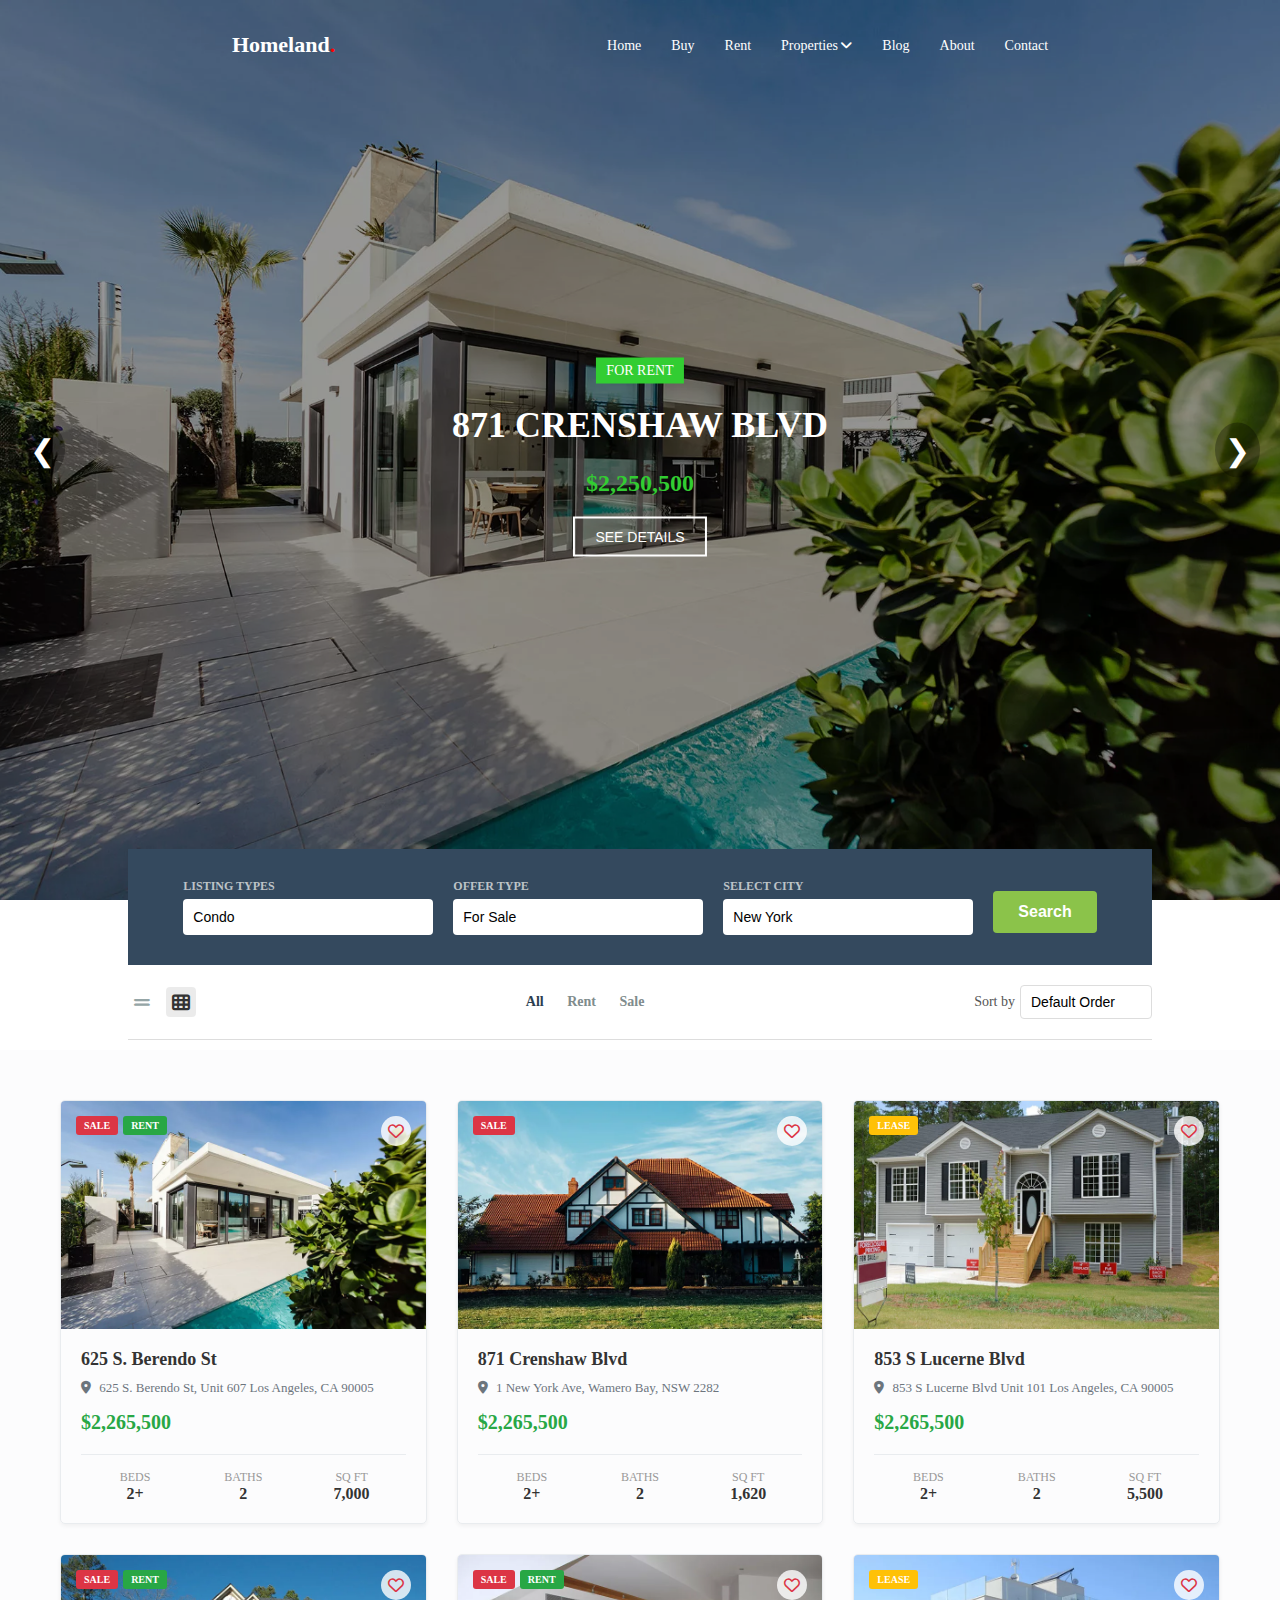
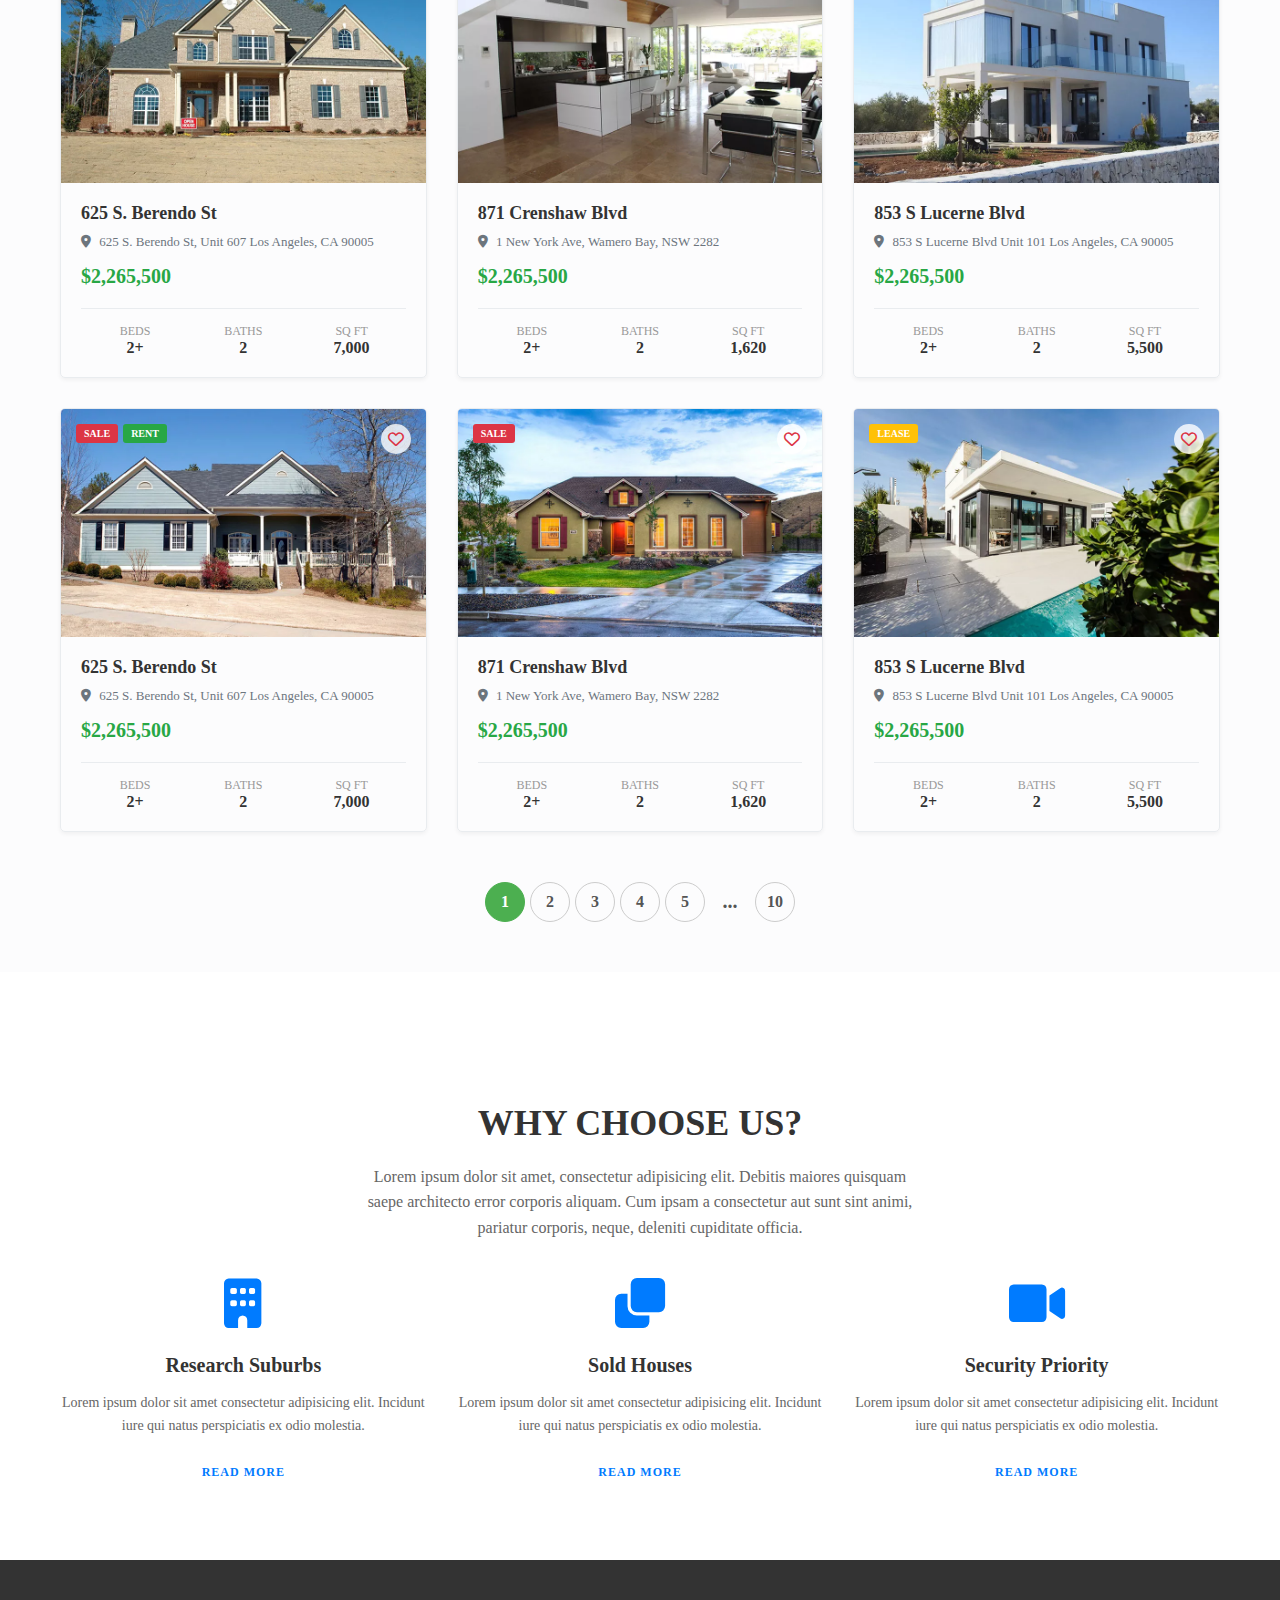
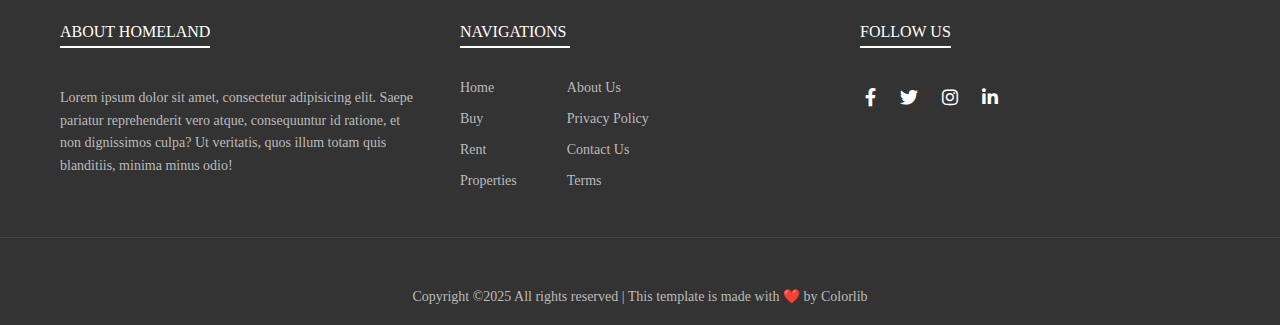
<file: buy.html>
<!DOCTYPE html>
<html lang="en">
<head>
    <meta charset="UTF-8">
    <meta name="viewport" content="width=device-width, initial-scale=1.0">
    <title>Buy</title>
    <link rel="stylesheet" href="style.css">
    <link rel="stylesheet" href="https://cdnjs.cloudflare.com/ajax/libs/font-awesome/6.0.0-beta3/css/all.min.css">
</head>
<body>

<div class="navbar">
  <div class="logo">Homeland<span>.</span></div>
  <div class="menu-icon">
  <i class="fa fa-bars"></i>
</div>

  <ul>
  <li><a href="index.html">Home</a></li>
  <li><a href="buy.html">Buy</a></li>
  <li><a href="rent.html">Rent</a></li>
  <li class="properties-list-item">
    <a href="#">Properties <i class="fa-solid fa-angle-down"></i></a>
    <ul class="dropdown">
      <li><a href="#">Condo</a></li>
      <li><a href="#">Property Land</a></li>
      <li><a href="#">Commercial Building</a></li>
      <li class="has-submenu">
        <a href="#">Submanu <i class="fa-solid fa-angle-right"></i></a>
        <ul class="sub-menu">
          <li><a href="#">Office</a></li>
          <li><a href="#">Retail</a></li>
          <li><a href="#">Industrial</a></li>
        </ul>
      </li>
    </ul>
  </li>
  <li><a href="blog.html">Blog</a></li>
  <li><a href="about.html">About</a></li>
  <li><a href="contact.html">Contact</a></li>
</ul>
</div>

<div class="slider">
  <div class="slide active" style="background-image: url('hero_bg_1.jpg');">
    <div class="overlay"></div>
    <div class="content">
      <p>FOR RENT</p>
      <h2>871 CRENSHAW BLVD</h2>
      <h3>$2,250,500</h3>
      <button>SEE DETAILS</button>
    </div>
  </div>
  <div class="slide" style="background-image: url('hero_bg_2.jpg');">
    <div class="overlay"></div>
    <div class="content">
      <p>FOR SALE</p>
      <h2>Modern Apartment</h2>
      <h3>$1,800,000</h3>
      <button>SEE DETAILS</button>
    </div>
  </div>
  
  
  <div class="arrow left">&#10094;</div>
  <div class="arrow right">&#10095;</div>

  
  <div class="dots"></div>
</div>
<script>
const menuIcon = document.querySelector('.menu-icon');
const navMenu = document.querySelector('.navbar ul');

menuIcon.addEventListener('click', () => {
  navMenu.classList.toggle('active');
});
</script>
<script>
let slides = document.querySelectorAll('.slide');
let current = 0;
let dotsContainer = document.querySelector('.dots');

slides.forEach((_, i) => {
  let dot = document.createElement('span');
  if (i === 0) dot.classList.add('active');
  dotsContainer.appendChild(dot);
});

let dots = document.querySelectorAll('.dots span');

function showSlide(index) {
  slides.forEach(s => s.classList.remove('active'));
  dots.forEach(d => d.classList.remove('active'));

  slides[index].classList.add('active');
  dots[index].classList.add('active');
}

document.querySelector('.arrow.left').addEventListener('click', () => {
  current = (current - 1 + slides.length) % slides.length;
  showSlide(current);
});

document.querySelector('.arrow.right').addEventListener('click', () => {
  current = (current + 1) % slides.length;
  showSlide(current);
});

dots.forEach((dot, i) => {
  dot.addEventListener('click', () => {
    current = i;
    showSlide(current);
  });
});

setInterval(() => {
  current = (current + 1) % slides.length;
  showSlide(current);
}, 5000);
</script>






<div class="search-section">
    <div class="search-bar-container">
        <div class="filter-group">
            <label for="listing-type">LISTING TYPES</label>
            <select id="listing-type" name="listing-type">
                <option value="condo">Condo</option>
                <option value="house">House</option>
                <option value="apartment">Apartment</option>
            </select>
        </div>
        <div class="filter-group">
            <label for="offer-type">OFFER TYPE</label>
            <select id="offer-type" name="offer-type">
                <option value="for-sale">For Sale</option>
                <option value="for-rent">For Rent</option>
            </select>
        </div>
        <div class="filter-group">
            <label for="select-city">SELECT CITY</label>
            <select id="select-city" name="select-city">
                <option value="new-york">New York</option>
                <option value="los-angeles">Los Angeles</option>
                <option value="chicago">Chicago</option>
            </select>
        </div>
        <button class="search-button">Search</button>
    </div>

    <div class="results-toolbar">
        <div class="view-options">
            <i class="fa-solid fa-grip-lines"></i>
            <i class="fa-solid fa-table-cells"></i>
        </div>
        <div class="filter-links">
            <a href="#" class="active">All</a>
            <a href="#">Rent</a>
            <a href="#">Sale</a>
        </div>
        <div class="sort-options">
            <label for="sort-by">Sort by</label>
            <select id="sort-by" name="sort-by">
                <option value="default">Default Order</option>
                <option value="price-low">Price Low to High</option>
                <option value="price-high">Price High to Low</option>
            </select>
        </div>
    </div>
</div>



 <div class="property-listings">
        <div class="contaner">
            <div class="property-card">
                <div class="card-image">
                    <img src="img_1.jpg (1).webp" alt="Property Image">
                    <div class="tags">
                        <span class="tag sale">SALE</span>
                        <span class="tag rent">RENT</span>
                    </div>
                    <div class="favorite"><i class="far fa-heart"></i></div>
                </div>
                <div class="card-content">
                    <h3>625 S. Berendo St</h3>
                    <p class="address"><i class="fas fa-map-marker-alt"></i> 625 S. Berendo St, Unit 607 Los Angeles, CA 90005</p>
                    <p class="price">$2,265,500</p>
                    <div class="details">
                        <div class="detail-item">
                            <span>BEDS</span>
                            <span>2+</span>
                        </div>
                        <div class="detail-item">
                            <span>BATHS</span>
                            <span>2</span>
                        </div>
                        <div class="detail-item">
                            <span>SQ FT</span>
                            <span>7,000</span>
                        </div>
                    </div>
                </div>
            </div>

            <div class="property-card">
                <div class="card-image">
                    <img src="img_2.jpg.webp" alt="Property Image">
                    <div class="tags">
                        <span class="tag sale">SALE</span>
                    </div>
                    <div class="favorite"><i class="far fa-heart"></i></div>
                </div>
                <div class="card-content">
                    <h3>871 Crenshaw Blvd</h3>
                    <p class="address"><i class="fas fa-map-marker-alt"></i> 1 New York Ave, Wamero Bay, NSW 2282</p>
                    <p class="price">$2,265,500</p>
                    <div class="details">
                        <div class="detail-item">
                            <span>BEDS</span>
                            <span>2+</span>
                        </div>
                        <div class="detail-item">
                            <span>BATHS</span>
                            <span>2</span>
                        </div>
                        <div class="detail-item">
                            <span>SQ FT</span>
                            <span>1,620</span>
                        </div>
                    </div>
                </div>
            </div>

            <div class="property-card">
                <div class="card-image">
                    <img src="img_3.jpg.webp" alt="Property Image">
                    <div class="tags">
                        <span class="tag lease">LEASE</span>
                    </div>
                    <div class="favorite"><i class="far fa-heart"></i></div>
                </div>
                <div class="card-content">
                    <h3>853 S Lucerne Blvd</h3>
                    <p class="address"><i class="fas fa-map-marker-alt"></i> 853 S Lucerne Blvd Unit 101 Los Angeles, CA 90005</p>
                    <p class="price">$2,265,500</p>
                    <div class="details">
                        <div class="detail-item">
                            <span>BEDS</span>
                            <span>2+</span>
                        </div>
                        <div class="detail-item">
                            <span>BATHS</span>
                            <span>2</span>
                        </div>
                        <div class="detail-item">
                            <span>SQ FT</span>
                            <span>5,500</span>
                        </div>
                    </div>
                </div>
            </div>

            <div class="property-card">
                <div class="card-image">
                    <img src="img_4.jpg.webp" alt="Property Image">
                    <div class="tags">
                        <span class="tag sale">SALE</span>
                        <span class="tag rent">RENT</span>
                    </div>
                    <div class="favorite"><i class="far fa-heart"></i></div>
                </div>
                <div class="card-content">
                    <h3>625 S. Berendo St</h3>
                    <p class="address"><i class="fas fa-map-marker-alt"></i> 625 S. Berendo St, Unit 607 Los Angeles, CA 90005</p>
                    <p class="price">$2,265,500</p>
                    <div class="details">
                        <div class="detail-item">
                            <span>BEDS</span>
                            <span>2+</span>
                        </div>
                        <div class="detail-item">
                            <span>BATHS</span>
                            <span>2</span>
                        </div>
                        <div class="detail-item">
                            <span>SQ FT</span>
                            <span>7,000</span>
                        </div>
                    </div>
                </div>
            </div>

            <div class="property-card">
                <div class="card-image">
                    <img src="img_5.jpg.webp" alt="Property Image">
                    <div class="tags">
                        <span class="tag sale">SALE</span>
                        <span class="tag rent">RENT</span>
                    </div>
                    <div class="favorite"><i class="far fa-heart"></i></div>
                </div>
                <div class="card-content">
                    <h3>871 Crenshaw Blvd</h3>
                    <p class="address"><i class="fas fa-map-marker-alt"></i> 1 New York Ave, Wamero Bay, NSW 2282</p>
                    <p class="price">$2,265,500</p>
                    <div class="details">
                        <div class="detail-item">
                            <span>BEDS</span>
                            <span>2+</span>
                        </div>
                        <div class="detail-item">
                            <span>BATHS</span>
                            <span>2</span>
                        </div>
                        <div class="detail-item">
                            <span>SQ FT</span>
                            <span>1,620</span>
                        </div>
                    </div>
                </div>
            </div>

            <div class="property-card">
                <div class="card-image">
                    <img src="img_6.jpg.webp" alt="Property Image">
                    <div class="tags">
                        <span class="tag lease">LEASE</span>
                    </div>
                    <div class="favorite"><i class="far fa-heart"></i></div>
                </div>
                <div class="card-content">
                    <h3>853 S Lucerne Blvd</h3>
                    <p class="address"><i class="fas fa-map-marker-alt"></i> 853 S Lucerne Blvd Unit 101 Los Angeles, CA 90005</p>
                    <p class="price">$2,265,500</p>
                    <div class="details">
                        <div class="detail-item">
                            <span>BEDS</span>
                            <span>2+</span>
                        </div>
                        <div class="detail-item">
                            <span>BATHS</span>
                            <span>2</span>
                        </div>
                        <div class="detail-item">
                            <span>SQ FT</span>
                            <span>5,500</span>
                        </div>
                    </div>
                </div>
            </div>
            <div class="property-card">
                <div class="card-image">
                    <img src="img_7.jpg.webp" alt="Property Image">
                    <div class="tags">
                        <span class="tag sale">SALE</span>
                        <span class="tag rent">RENT</span>
                    </div>
                    <div class="favorite"><i class="far fa-heart"></i></div>
                </div>
                <div class="card-content">
                    <h3>625 S. Berendo St</h3>
                    <p class="address"><i class="fas fa-map-marker-alt"></i> 625 S. Berendo St, Unit 607 Los Angeles, CA 90005</p>
                    <p class="price">$2,265,500</p>
                    <div class="details">
                        <div class="detail-item">
                            <span>BEDS</span>
                            <span>2+</span>
                        </div>
                        <div class="detail-item">
                            <span>BATHS</span>
                            <span>2</span>
                        </div>
                        <div class="detail-item">
                            <span>SQ FT</span>
                            <span>7,000</span>
                        </div>
                    </div>
                </div>
            </div>

            <div class="property-card">
                <div class="card-image">
                    <img src="img_8.jpg.webp" alt="Property Image">
                    <div class="tags">
                        <span class="tag sale">SALE</span>
                    </div>
                    <div class="favorite"><i class="far fa-heart"></i></div>
                </div>
                <div class="card-content">
                    <h3>871 Crenshaw Blvd</h3>
                    <p class="address"><i class="fas fa-map-marker-alt"></i> 1 New York Ave, Wamero Bay, NSW 2282</p>
                    <p class="price">$2,265,500</p>
                    <div class="details">
                        <div class="detail-item">
                            <span>BEDS</span>
                            <span>2+</span>
                        </div>
                        <div class="detail-item">
                            <span>BATHS</span>
                            <span>2</span>
                        </div>
                        <div class="detail-item">
                            <span>SQ FT</span>
                            <span>1,620</span>
                        </div>
                    </div>
                </div>
            </div>

            <div class="property-card">
                <div class="card-image">
                    <img src="img_1.jpg.webp" alt="Property Image">
                    <div class="tags">
                        <span class="tag lease">LEASE</span>
                    </div>
                    <div class="favorite"><i class="far fa-heart"></i></div>
                </div>
                <div class="card-content">
                    <h3>853 S Lucerne Blvd</h3>
                    <p class="address"><i class="fas fa-map-marker-alt"></i> 853 S Lucerne Blvd Unit 101 Los Angeles, CA 90005</p>
                    <p class="price">$2,265,500</p>
                    <div class="details">
                        <div class="detail-item">
                            <span>BEDS</span>
                            <span>2+</span>
                        </div>
                        <div class="detail-item">
                            <span>BATHS</span>
                            <span>2</span>
                        </div>
                        <div class="detail-item">
                            <span>SQ FT</span>
                            <span>5,500</span>
                        </div>
                    </div>
                </div>
            </div>

          
        </div>
        <div class="pagination">
        <a href="#" class="page-link active">1</a>
        <a href="#" class="page-link">2</a>
        <a href="#" class="page-link">3</a>
        <a href="#" class="page-link">4</a>
        <a href="#" class="page-link">5</a>
        <span class="ellipsis">...</span>
        <a href="#" class="page-link">10</a>
    </div>

    </div>


 <div class="why-choose-us-section">
        <div class="containe">
            <div class="section-header">
                <h2>WHY CHOOSE US?</h2>
                <p>Lorem ipsum dolor sit amet, consectetur adipisicing elit. Debitis maiores quisquam saepe architecto error corporis aliquam. Cum ipsam a consectetur aut sunt sint animi, pariatur corporis, neque, deleniti cupiditate officia.</p>
            </div>
            <div class="features-grid">
                <div class="feature-item">
                    <div class="icon">
                        <i class="fas fa-building"></i>
                    </div>
                    <h3>Research Suburbs</h3>
                    <p>Lorem ipsum dolor sit amet consectetur adipisicing elit. Incidunt iure qui natus perspiciatis ex odio molestia.</p>
                    <a href="#" class="read-more">READ MORE</a>
                </div>
                <div class="feature-item">
                    <div class="icon">
                        <i class="fas fa-sign"></i>
                    </div>
                    <h3>Sold Houses</h3>
                    <p>Lorem ipsum dolor sit amet consectetur adipisicing elit. Incidunt iure qui natus perspiciatis ex odio molestia.</p>
                    <a href="#" class="read-more">READ MORE</a>
                </div>
                <div class="feature-item">
                    <div class="icon">
                        <i class="fas fa-video"></i>
                    </div>
                    <h3>Security Priority</h3>
                    <p>Lorem ipsum dolor sit amet consectetur adipisicing elit. Incidunt iure qui natus perspiciatis ex odio molestia.</p>
                    <a href="#" class="read-more">READ MORE</a>
                </div>
            </div>
        </div>
    </div>

<script>
document.addEventListener('DOMContentLoaded', function () {
  const container = document.querySelector('.contaner');
  const gridBtn = document.querySelector('.view-options .fa-table-cells');
  const listBtn = document.querySelector('.view-options .fa-grip-lines');

  function setActive(button) {
    [gridBtn, listBtn].forEach(b => b.classList.remove('active-view'));
    button.classList.add('active-view');
  }

  container.classList.remove('list-view');
  setActive(gridBtn);

  listBtn.addEventListener('click', function(e) {
    container.classList.add('list-view');
    setActive(listBtn);
  });

  gridBtn.addEventListener('click', function(e) {
    container.classList.remove('list-view');
    setActive(gridBtn);
  });
});
</script>

    <div class="footer">
        <div class="footer-container">
            <div class="footer-section about">
                <h2>ABOUT HOMELAND</h2>
                <p>Lorem ipsum dolor sit amet, consectetur adipisicing elit. Saepe pariatur reprehenderit vero atque, consequuntur id ratione, et non dignissimos culpa? Ut veritatis, quos illum totam quis blanditiis, minima minus odio!</p>
            </div>
            <div class="footer-section navigations">
    <h2>NAVIGATIONS</h2>
    <div class="navigation-columns">
        <ul class="navigation-list">
            <li><a href="index.html">Home</a></li>
            <li><a href="buy.html">Buy</a></li>
            <li><a href="rent.html">Rent</a></li>
            <li><a href="#">Properties</a></li>
        </ul>
        <ul class="navigation-list">
            <li><a href="about.html">About Us</a></li>
            <li><a href="#">Privacy Policy</a></li>
            <li><a href="contact.html">Contact Us</a></li>
            <li><a href="#">Terms</a></li>
        </ul>
    </div>
</div>
            <div class="footer-section follow-us">
                <h2>FOLLOW US</h2>
                <div class="socials">
                    <a href="#"><i class="fab fa-facebook-f"></i></a>
                    <a href="#"><i class="fab fa-twitter"></i></a>
                    <a href="#"><i class="fab fa-instagram"></i></a>
                    <a href="#"><i class="fab fa-linkedin-in"></i></a>
                </div>
            </div>
        </div>
        <div class="footer-bottom">
            <p>Copyright ©2025 All rights reserved | This template is made with ❤️ by Colorlib</p>
        </div>
    </div>

</body>
</html>
</file>
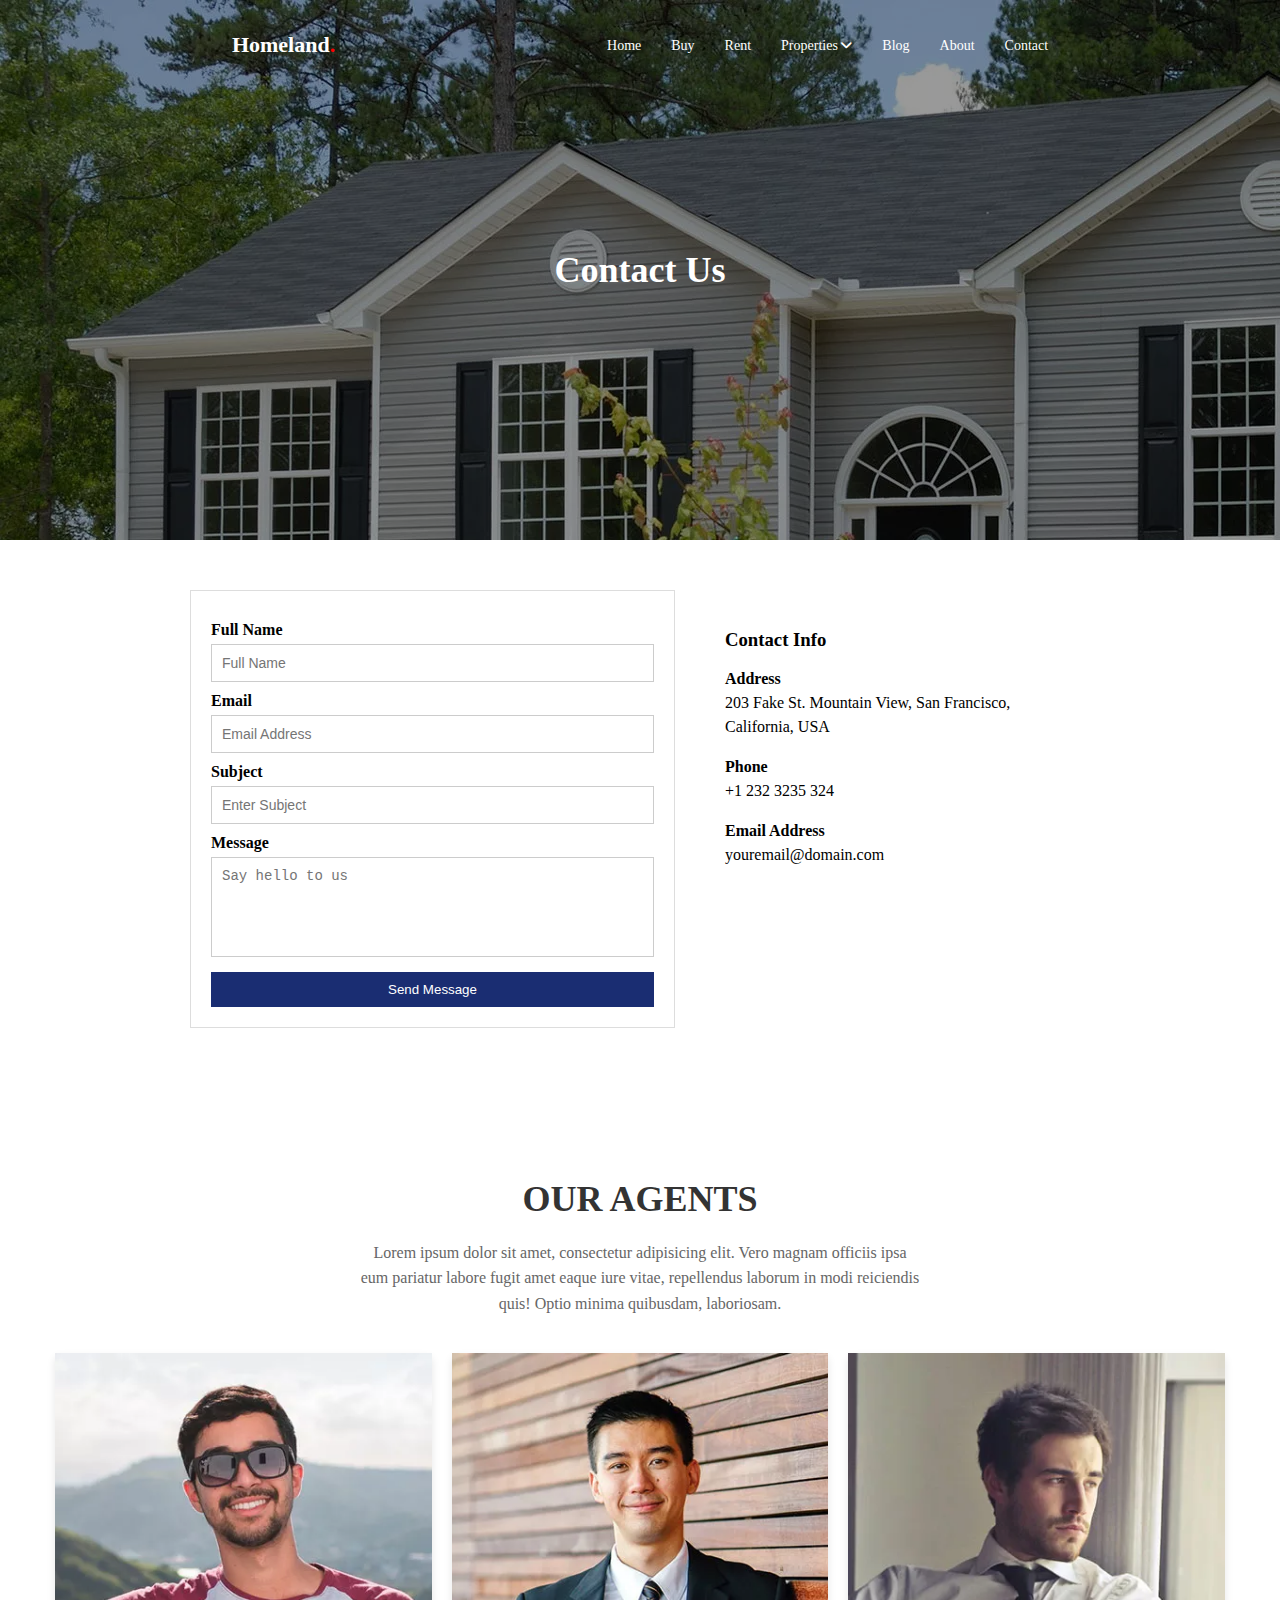
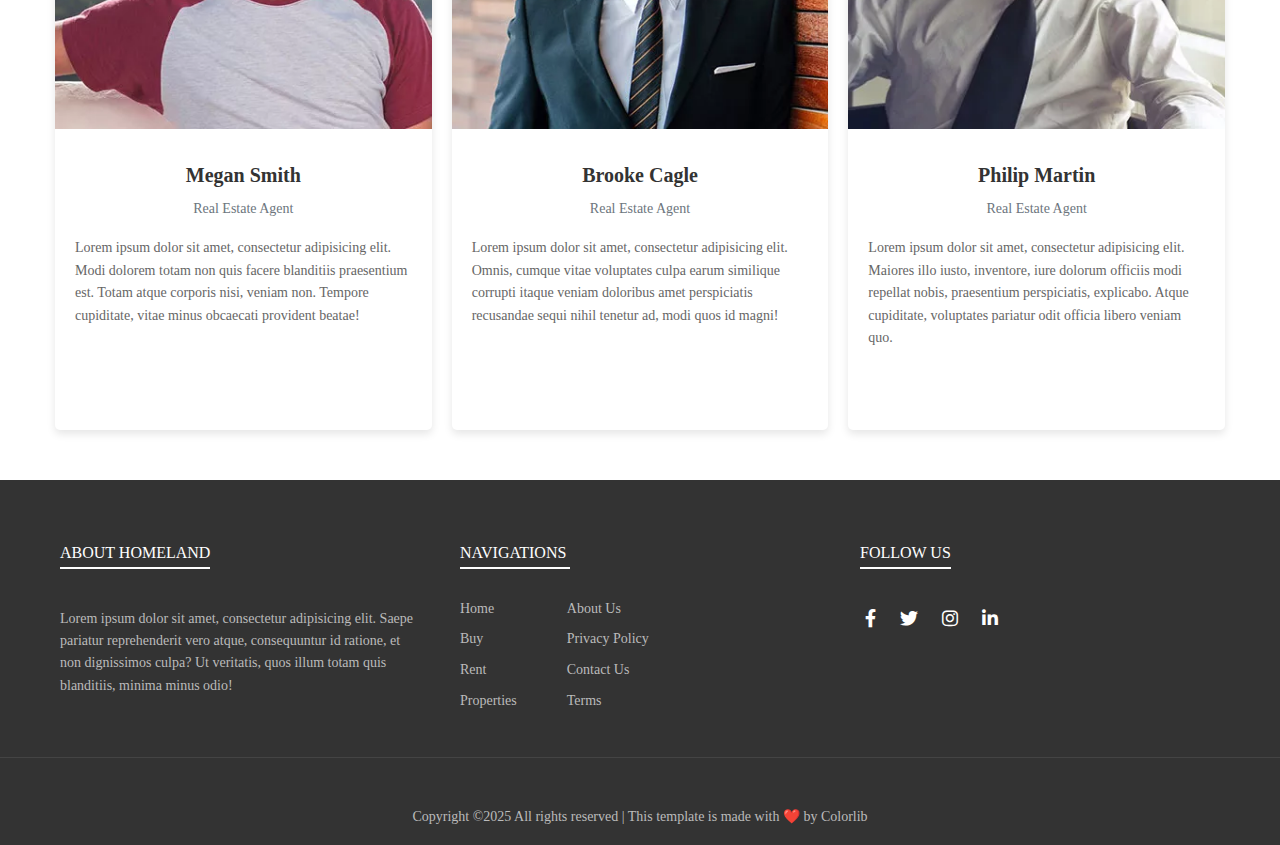
<file: contact.html>
<!DOCTYPE html>
<html lang="en">
<head>
    <meta charset="UTF-8">
    <meta name="viewport" content="width=device-width, initial-scale=1.0">
    <title>Contact Homeland</title>
    <link rel="stylesheet" href="contact-style.css">
    <link rel="stylesheet" href="https://cdnjs.cloudflare.com/ajax/libs/font-awesome/6.0.0-beta3/css/all.min.css">
</head>
<body>

<div class="navbar">
  <div class="logo">Homeland<span>.</span></div>
  <div class="menu-icon">
  <i class="fa fa-bars"></i>
</div>

  <ul>
  <li><a href="index.html">Home</a></li>
  <li><a href="buy.html">Buy</a></li>
  <li><a href="rent.html">Rent</a></li>
  <li class="properties-list-item">
    <a href="#">Properties <i class="fa-solid fa-angle-down"></i></a>
    <ul class="dropdown">
      <li><a href="#">Condo</a></li>
      <li><a href="#">Property Land</a></li>
      <li><a href="#">Commercial Building</a></li>
      <li class="has-submenu">
        <a href="#">Submanu <i class="fa-solid fa-angle-right"></i></a>
        <ul class="sub-menu">
          <li><a href="#">Office</a></li>
          <li><a href="#">Retail</a></li>
          <li><a href="#">Industrial</a></li>
        </ul>
      </li>
    </ul>
  </li>
  <li><a href="blog.html">Blog</a></li>
  <li><a href="about.html">About</a></li>
  <li><a href="contact.html">Contact</a></li>
</ul>
</div>

<div class="slider">
  <div class="slide active" style="background-image: url('hero_bg_2.jpg'); height: 60vh;" >
    <div class="overlay"></div>
    <div class="content">
<h1> Contact Us</h1>      
    </div>
  </div>
  
</div>
<script>
const menuIcon = document.querySelector('.menu-icon');
const navMenu = document.querySelector('.navbar ul');

menuIcon.addEventListener('click', () => {
  navMenu.classList.toggle('active');
});
</script>


<section class="contact-section">
  <div class="contact-form">
    <form>
      <label>Full Name</label>
      <input type="text" placeholder="Full Name">

      <label>Email</label>
      <input type="email" placeholder="Email Address">

      <label>Subject</label>
      <input type="text" placeholder="Enter Subject">

      <label>Message</label>
      <textarea placeholder="Say hello to us"></textarea>

      <button type="submit">Send Message</button>
    </form>
  </div>

  <div class="contact-info">
    <h3>Contact Info</h3>
    <p><strong>Address</strong><br>
      203 Fake St. Mountain View, San Francisco, California, USA</p>
    <p><strong>Phone</strong><br>
      +1 232 3235 324</p>
    <p><strong>Email Address</strong><br>
      youremail@domain.com</p>
  </div>
</section>





<div class="team-section">
     <div class="section-header">
        <h2>OUR AGENTS</h2>
        <p>Lorem ipsum dolor sit amet, consectetur adipisicing elit. Vero magnam officiis ipsa eum pariatur labore fugit amet eaque iure vitae, repellendus laborum in modi reiciendis quis! Optio minima quibusdam, laboriosam.</p>
    </div>
        <div class="container">
            <div class="team-member">
                <div class="member-image">
                    <img src="person_1.jpg.webp" alt="Megan Smith">
                </div>
                <div class="member-info">
                    <h3>Megan Smith</h3>
                    <p class="role">Real Estate Agent</p>
                    <p class="description">Lorem ipsum dolor sit amet, consectetur adipisicing elit. Modi dolorem totam non quis facere blanditiis praesentium est. Totam atque corporis nisi, veniam non. Tempore cupiditate, vitae minus obcaecati provident beatae!</p>
                    <div class="socials">
                        <a href="#"><i class="fab fa-facebook-f"></i></a>
                        <a href="#"><i class="fab fa-twitter"></i></a>
                        <a href="#"><i class="fab fa-linkedin-in"></i></a>
                    </div>
                </div>
            </div>
            <div class="team-member">
                <div class="member-image">
                    <img src="person_2.jpg.webp" alt="Brooke Cagle">
                </div>
                <div class="member-info">
                    <h3>Brooke Cagle</h3>
                    <p class="role">Real Estate Agent</p>
                    <p class="description">Lorem ipsum dolor sit amet, consectetur adipisicing elit. Omnis, cumque vitae voluptates culpa earum similique corrupti itaque veniam doloribus amet perspiciatis recusandae sequi nihil tenetur ad, modi quos id magni!</p>
                    <div class="socials">
                        <a href="#"><i class="fab fa-facebook-f"></i></a>
                        <a href="#"><i class="fab fa-twitter"></i></a>
                        <a href="#"><i class="fab fa-linkedin-in"></i></a>
                    </div>
                </div>
            </div>
            <div class="team-member">
                <div class="member-image">
                    <img src="person_3.jpg.webp" alt="Philip Martin">
                </div>
                <div class="member-info">
                    <h3>Philip Martin</h3>
                    <p class="role">Real Estate Agent</p>
                    <p class="description">Lorem ipsum dolor sit amet, consectetur adipisicing elit. Maiores illo iusto, inventore, iure dolorum officiis modi repellat nobis, praesentium perspiciatis, explicabo. Atque cupiditate, voluptates pariatur odit officia libero veniam quo.</p>
                    <div class="socials">
                        <a href="#"><i class="fab fa-facebook-f"></i></a>
                        <a href="#"><i class="fab fa-twitter"></i></a>
                        <a href="#"><i class="fab fa-linkedin-in"></i></a>
                    </div>
                </div>
            </div>
        </div>
    </div>

    <div class="footer">
        <div class="footer-container">
            <div class="footer-section about">
                <h2>ABOUT HOMELAND</h2>
                <p>Lorem ipsum dolor sit amet, consectetur adipisicing elit. Saepe pariatur reprehenderit vero atque, consequuntur id ratione, et non dignissimos culpa? Ut veritatis, quos illum totam quis blanditiis, minima minus odio!</p>
            </div>
            <div class="footer-section navigations">
    <h2>NAVIGATIONS</h2>
    <div class="navigation-columns">
        <ul class="navigation-list">
            <li><a href="index.html">Home</a></li>
            <li><a href="buy.html">Buy</a></li>
            <li><a href="rent.html">Rent</a></li>
            <li><a href="#">Properties</a></li>
        </ul>
        <ul class="navigation-list">
            <li><a href="about.html">About Us</a></li>
            <li><a href="#">Privacy Policy</a></li>
            <li><a href="contact.html">Contact Us</a></li>
            <li><a href="#">Terms</a></li>
        </ul>
    </div>
</div>
            <div class="footer-section follow-us">
                <h2>FOLLOW US</h2>
                <div class="socials">
                    <a href="#"><i class="fab fa-facebook-f"></i></a>
                    <a href="#"><i class="fab fa-twitter"></i></a>
                    <a href="#"><i class="fab fa-instagram"></i></a>
                    <a href="#"><i class="fab fa-linkedin-in"></i></a>
                </div>
            </div>
        </div>
        <div class="footer-bottom">
            <p>Copyright ©2025 All rights reserved | This template is made with ❤️ by Colorlib</p>
        </div>
    </div>

</body>
</html>
</file>
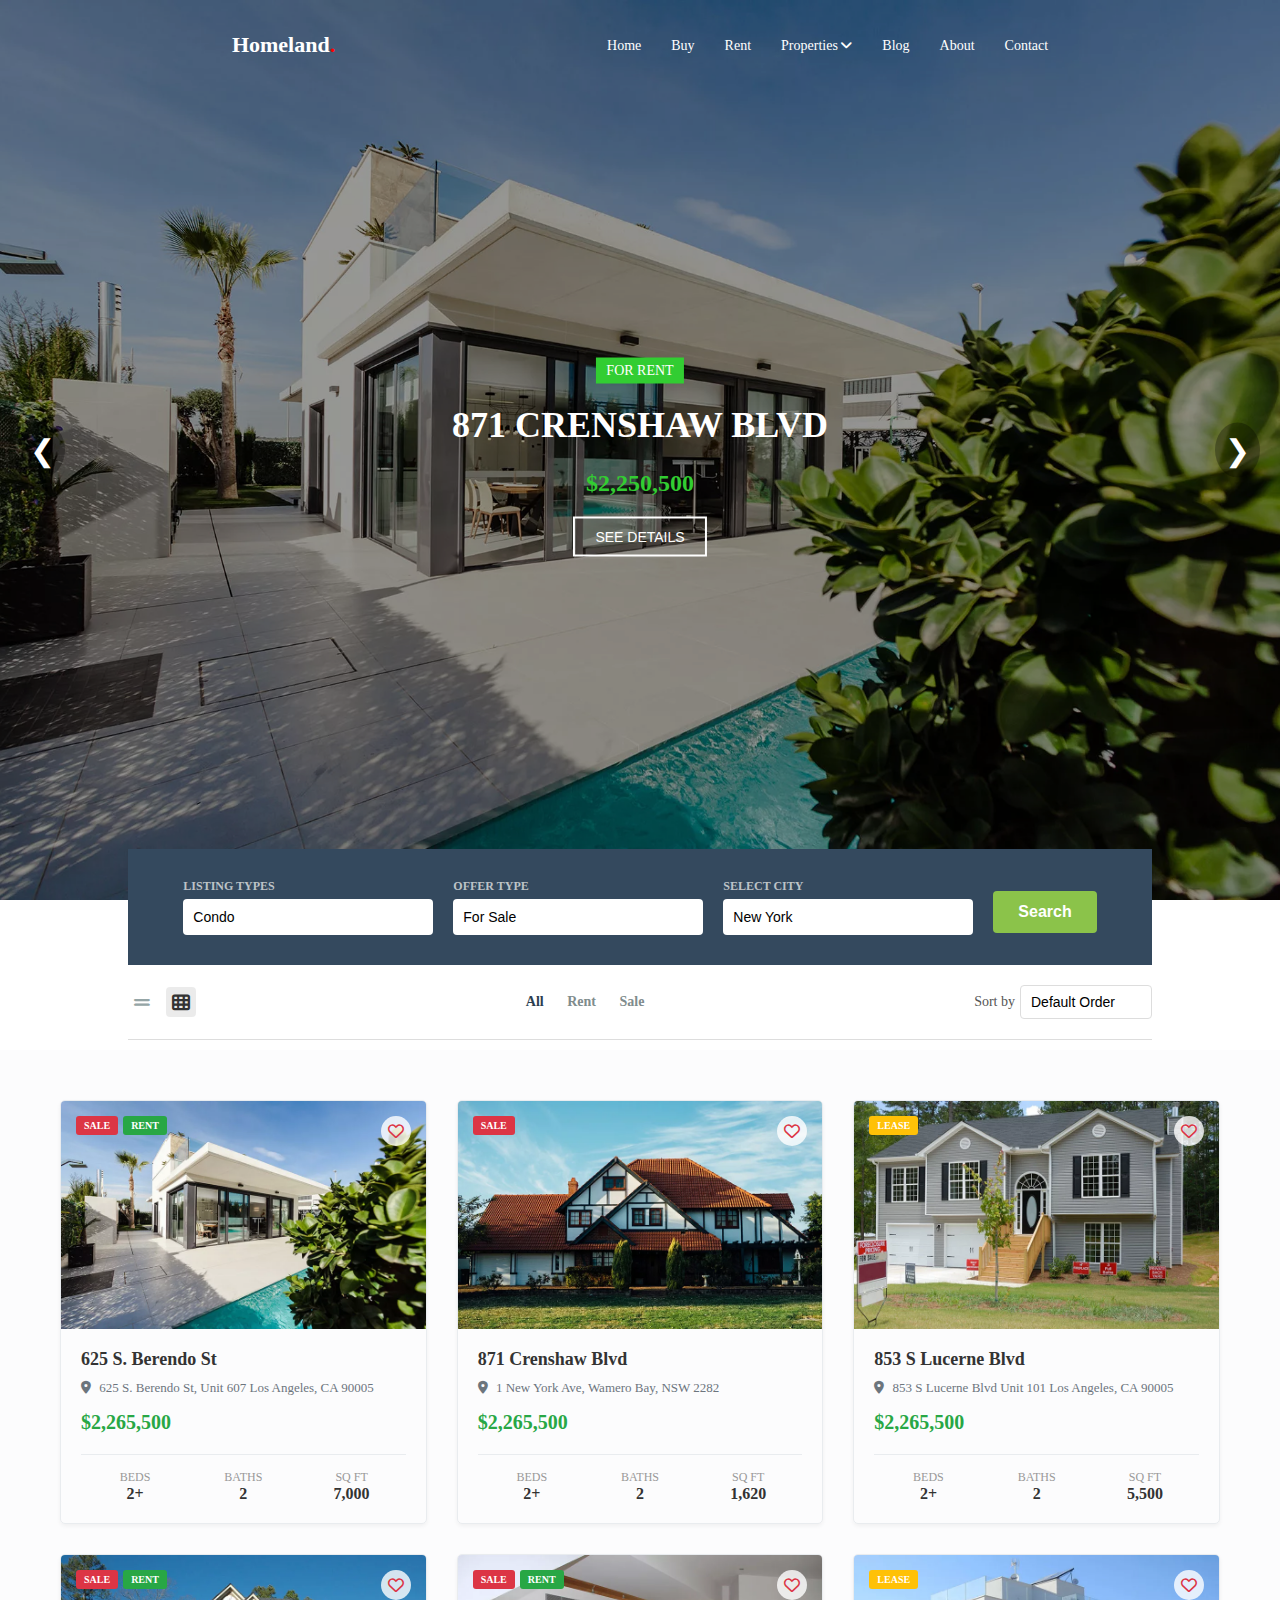
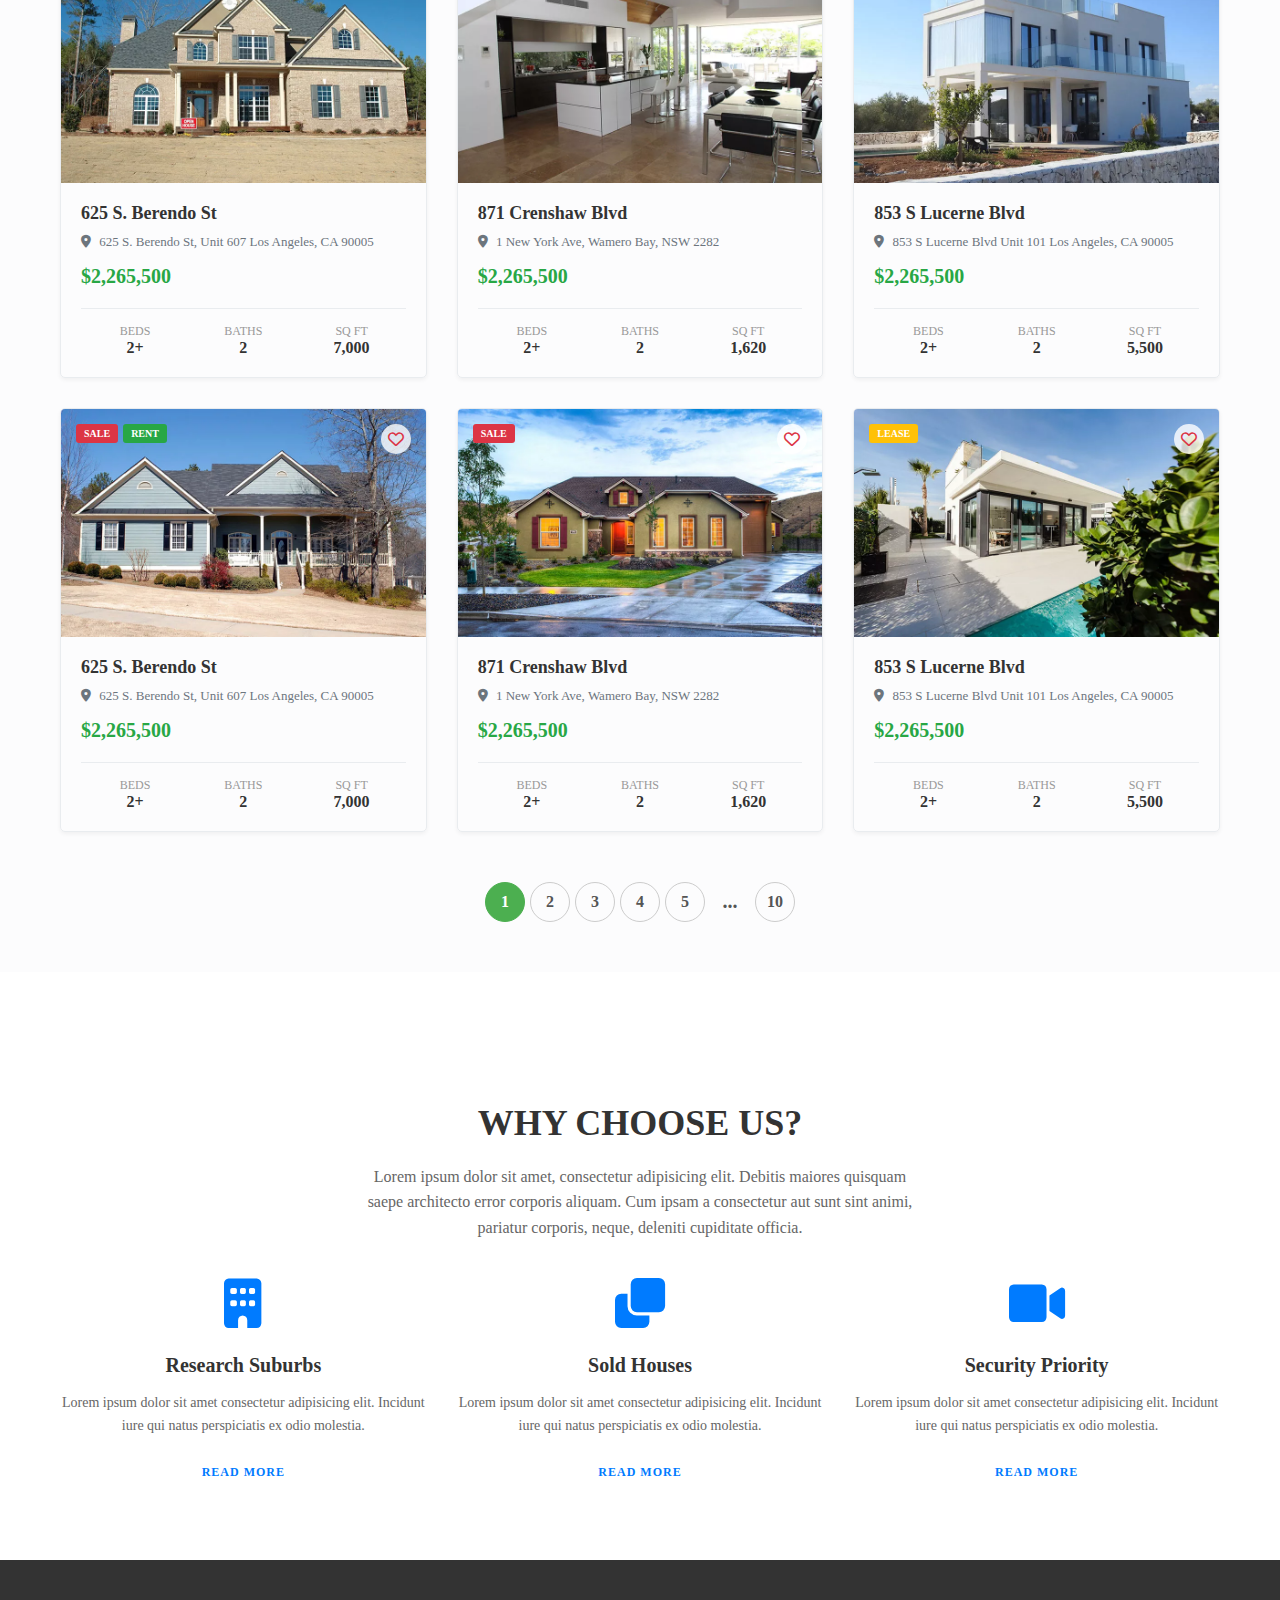
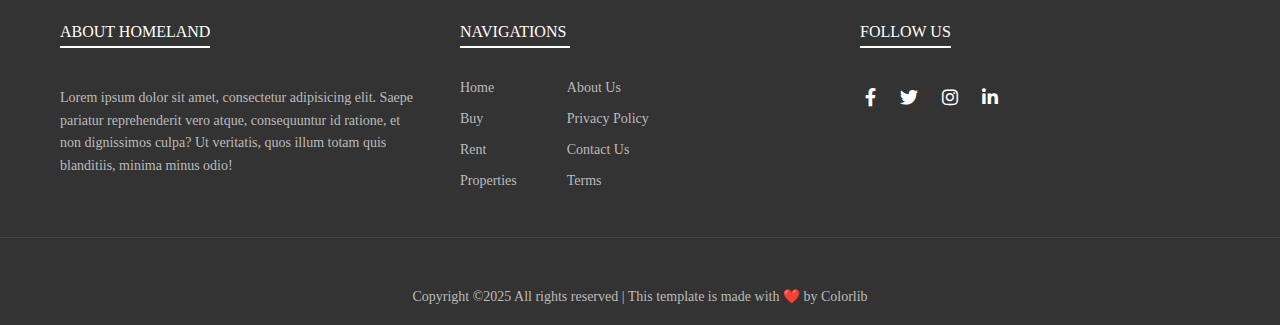
<file: rent.html>
<!DOCTYPE html>
<html lang="en">
<head>
    <meta charset="UTF-8">
    <meta name="viewport" content="width=device-width, initial-scale=1.0">
    <title>Rent</title>
    <link rel="stylesheet" href="style.css">
    <link rel="stylesheet" href="https://cdnjs.cloudflare.com/ajax/libs/font-awesome/6.0.0-beta3/css/all.min.css">
</head>
<body>

<div class="navbar">
  <div class="logo">Homeland<span>.</span></div>
  <div class="menu-icon">
  <i class="fa fa-bars"></i>
</div>

  <ul>
  <li><a href="index.html">Home</a></li>
  <li><a href="buy.html">Buy</a></li>
  <li><a href="rent.html">Rent</a></li>
  <li class="properties-list-item">
    <a href="#">Properties <i class="fa-solid fa-angle-down"></i></a>
    <ul class="dropdown">
      <li><a href="#">Condo</a></li>
      <li><a href="#">Property Land</a></li>
      <li><a href="#">Commercial Building</a></li>
      <li class="has-submenu">
        <a href="#">Submanu <i class="fa-solid fa-angle-right"></i></a>
        <ul class="sub-menu">
          <li><a href="#">Office</a></li>
          <li><a href="#">Retail</a></li>
          <li><a href="#">Industrial</a></li>
        </ul>
      </li>
    </ul>
  </li>
  <li><a href="blog.html">Blog</a></li>
  <li><a href="about.html">About</a></li>
  <li><a href="contact.html">Contact</a></li>
</ul>
</div>

<div class="slider">
  <div class="slide active" style="background-image: url('hero_bg_1.jpg');">
    <div class="overlay"></div>
    <div class="content">
      <p>FOR RENT</p>
      <h2>871 CRENSHAW BLVD</h2>
      <h3>$2,250,500</h3>
      <button>SEE DETAILS</button>
    </div>
  </div>
  <div class="slide" style="background-image: url('hero_bg_2.jpg');">
    <div class="overlay"></div>
    <div class="content">
      <p>FOR SALE</p>
      <h2>Modern Apartment</h2>
      <h3>$1,800,000</h3>
      <button>SEE DETAILS</button>
    </div>
  </div>
  
  <!-- Arrows -->
  <div class="arrow left">&#10094;</div>
  <div class="arrow right">&#10095;</div>

  <!-- Dots -->
  <div class="dots"></div>
</div>
<script>
const menuIcon = document.querySelector('.menu-icon');
const navMenu = document.querySelector('.navbar ul');

menuIcon.addEventListener('click', () => {
  navMenu.classList.toggle('active');
});
</script>
<script>
let slides = document.querySelectorAll('.slide');
let current = 0;
let dotsContainer = document.querySelector('.dots');

slides.forEach((_, i) => {
  let dot = document.createElement('span');
  if (i === 0) dot.classList.add('active');
  dotsContainer.appendChild(dot);
});

let dots = document.querySelectorAll('.dots span');

function showSlide(index) {
  slides.forEach(s => s.classList.remove('active'));
  dots.forEach(d => d.classList.remove('active'));

  slides[index].classList.add('active');
  dots[index].classList.add('active');
}

document.querySelector('.arrow.left').addEventListener('click', () => {
  current = (current - 1 + slides.length) % slides.length;
  showSlide(current);
});

document.querySelector('.arrow.right').addEventListener('click', () => {
  current = (current + 1) % slides.length;
  showSlide(current);
});

dots.forEach((dot, i) => {
  dot.addEventListener('click', () => {
    current = i;
    showSlide(current);
  });
});

setInterval(() => {
  current = (current + 1) % slides.length;
  showSlide(current);
}, 5000);
</script>





<link rel="stylesheet" href="https://cdnjs.cloudflare.com/ajax/libs/font-awesome/6.0.0-beta3/css/all.min.css">

<div class="search-section">
    <div class="search-bar-container">
        <div class="filter-group">
            <label for="listing-type">LISTING TYPES</label>
            <select id="listing-type" name="listing-type">
                <option value="condo">Condo</option>
                <option value="house">House</option>
                <option value="apartment">Apartment</option>
            </select>
        </div>
        <div class="filter-group">
            <label for="offer-type">OFFER TYPE</label>
            <select id="offer-type" name="offer-type">
                <option value="for-sale">For Sale</option>
                <option value="for-rent">For Rent</option>
            </select>
        </div>
        <div class="filter-group">
            <label for="select-city">SELECT CITY</label>
            <select id="select-city" name="select-city">
                <option value="new-york">New York</option>
                <option value="los-angeles">Los Angeles</option>
                <option value="chicago">Chicago</option>
            </select>
        </div>
        <button class="search-button">Search</button>
    </div>

    <div class="results-toolbar">
        <div class="view-options">
            <i class="fa-solid fa-grip-lines"></i>
            <i class="fa-solid fa-table-cells"></i>
        </div>
        <div class="filter-links">
            <a href="#" class="active">All</a>
            <a href="#">Rent</a>
            <a href="#">Sale</a>
        </div>
        <div class="sort-options">
            <label for="sort-by">Sort by</label>
            <select id="sort-by" name="sort-by">
                <option value="default">Default Order</option>
                <option value="price-low">Price Low to High</option>
                <option value="price-high">Price High to Low</option>
            </select>
        </div>
    </div>
</div>



 <div class="property-listings">
        <div class="contaner">
            <div class="property-card">
                <div class="card-image">
                    <img src="img_1.jpg (1).webp" alt="Property Image">
                    <div class="tags">
                        <span class="tag sale">SALE</span>
                        <span class="tag rent">RENT</span>
                    </div>
                    <div class="favorite"><i class="far fa-heart"></i></div>
                </div>
                <div class="card-content">
                    <h3>625 S. Berendo St</h3>
                    <p class="address"><i class="fas fa-map-marker-alt"></i> 625 S. Berendo St, Unit 607 Los Angeles, CA 90005</p>
                    <p class="price">$2,265,500</p>
                    <div class="details">
                        <div class="detail-item">
                            <span>BEDS</span>
                            <span>2+</span>
                        </div>
                        <div class="detail-item">
                            <span>BATHS</span>
                            <span>2</span>
                        </div>
                        <div class="detail-item">
                            <span>SQ FT</span>
                            <span>7,000</span>
                        </div>
                    </div>
                </div>
            </div>

            <div class="property-card">
                <div class="card-image">
                    <img src="img_2.jpg.webp" alt="Property Image">
                    <div class="tags">
                        <span class="tag sale">SALE</span>
                    </div>
                    <div class="favorite"><i class="far fa-heart"></i></div>
                </div>
                <div class="card-content">
                    <h3>871 Crenshaw Blvd</h3>
                    <p class="address"><i class="fas fa-map-marker-alt"></i> 1 New York Ave, Wamero Bay, NSW 2282</p>
                    <p class="price">$2,265,500</p>
                    <div class="details">
                        <div class="detail-item">
                            <span>BEDS</span>
                            <span>2+</span>
                        </div>
                        <div class="detail-item">
                            <span>BATHS</span>
                            <span>2</span>
                        </div>
                        <div class="detail-item">
                            <span>SQ FT</span>
                            <span>1,620</span>
                        </div>
                    </div>
                </div>
            </div>

            <div class="property-card">
                <div class="card-image">
                    <img src="img_3.jpg.webp" alt="Property Image">
                    <div class="tags">
                        <span class="tag lease">LEASE</span>
                    </div>
                    <div class="favorite"><i class="far fa-heart"></i></div>
                </div>
                <div class="card-content">
                    <h3>853 S Lucerne Blvd</h3>
                    <p class="address"><i class="fas fa-map-marker-alt"></i> 853 S Lucerne Blvd Unit 101 Los Angeles, CA 90005</p>
                    <p class="price">$2,265,500</p>
                    <div class="details">
                        <div class="detail-item">
                            <span>BEDS</span>
                            <span>2+</span>
                        </div>
                        <div class="detail-item">
                            <span>BATHS</span>
                            <span>2</span>
                        </div>
                        <div class="detail-item">
                            <span>SQ FT</span>
                            <span>5,500</span>
                        </div>
                    </div>
                </div>
            </div>

            <div class="property-card">
                <div class="card-image">
                    <img src="img_4.jpg.webp" alt="Property Image">
                    <div class="tags">
                        <span class="tag sale">SALE</span>
                        <span class="tag rent">RENT</span>
                    </div>
                    <div class="favorite"><i class="far fa-heart"></i></div>
                </div>
                <div class="card-content">
                    <h3>625 S. Berendo St</h3>
                    <p class="address"><i class="fas fa-map-marker-alt"></i> 625 S. Berendo St, Unit 607 Los Angeles, CA 90005</p>
                    <p class="price">$2,265,500</p>
                    <div class="details">
                        <div class="detail-item">
                            <span>BEDS</span>
                            <span>2+</span>
                        </div>
                        <div class="detail-item">
                            <span>BATHS</span>
                            <span>2</span>
                        </div>
                        <div class="detail-item">
                            <span>SQ FT</span>
                            <span>7,000</span>
                        </div>
                    </div>
                </div>
            </div>

            <div class="property-card">
                <div class="card-image">
                    <img src="img_5.jpg.webp" alt="Property Image">
                    <div class="tags">
                        <span class="tag sale">SALE</span>
                        <span class="tag rent">RENT</span>
                    </div>
                    <div class="favorite"><i class="far fa-heart"></i></div>
                </div>
                <div class="card-content">
                    <h3>871 Crenshaw Blvd</h3>
                    <p class="address"><i class="fas fa-map-marker-alt"></i> 1 New York Ave, Wamero Bay, NSW 2282</p>
                    <p class="price">$2,265,500</p>
                    <div class="details">
                        <div class="detail-item">
                            <span>BEDS</span>
                            <span>2+</span>
                        </div>
                        <div class="detail-item">
                            <span>BATHS</span>
                            <span>2</span>
                        </div>
                        <div class="detail-item">
                            <span>SQ FT</span>
                            <span>1,620</span>
                        </div>
                    </div>
                </div>
            </div>

            <div class="property-card">
                <div class="card-image">
                    <img src="img_6.jpg.webp" alt="Property Image">
                    <div class="tags">
                        <span class="tag lease">LEASE</span>
                    </div>
                    <div class="favorite"><i class="far fa-heart"></i></div>
                </div>
                <div class="card-content">
                    <h3>853 S Lucerne Blvd</h3>
                    <p class="address"><i class="fas fa-map-marker-alt"></i> 853 S Lucerne Blvd Unit 101 Los Angeles, CA 90005</p>
                    <p class="price">$2,265,500</p>
                    <div class="details">
                        <div class="detail-item">
                            <span>BEDS</span>
                            <span>2+</span>
                        </div>
                        <div class="detail-item">
                            <span>BATHS</span>
                            <span>2</span>
                        </div>
                        <div class="detail-item">
                            <span>SQ FT</span>
                            <span>5,500</span>
                        </div>
                    </div>
                </div>
            </div>
            <div class="property-card">
                <div class="card-image">
                    <img src="img_7.jpg.webp" alt="Property Image">
                    <div class="tags">
                        <span class="tag sale">SALE</span>
                        <span class="tag rent">RENT</span>
                    </div>
                    <div class="favorite"><i class="far fa-heart"></i></div>
                </div>
                <div class="card-content">
                    <h3>625 S. Berendo St</h3>
                    <p class="address"><i class="fas fa-map-marker-alt"></i> 625 S. Berendo St, Unit 607 Los Angeles, CA 90005</p>
                    <p class="price">$2,265,500</p>
                    <div class="details">
                        <div class="detail-item">
                            <span>BEDS</span>
                            <span>2+</span>
                        </div>
                        <div class="detail-item">
                            <span>BATHS</span>
                            <span>2</span>
                        </div>
                        <div class="detail-item">
                            <span>SQ FT</span>
                            <span>7,000</span>
                        </div>
                    </div>
                </div>
            </div>

            <div class="property-card">
                <div class="card-image">
                    <img src="img_8.jpg.webp" alt="Property Image">
                    <div class="tags">
                        <span class="tag sale">SALE</span>
                    </div>
                    <div class="favorite"><i class="far fa-heart"></i></div>
                </div>
                <div class="card-content">
                    <h3>871 Crenshaw Blvd</h3>
                    <p class="address"><i class="fas fa-map-marker-alt"></i> 1 New York Ave, Wamero Bay, NSW 2282</p>
                    <p class="price">$2,265,500</p>
                    <div class="details">
                        <div class="detail-item">
                            <span>BEDS</span>
                            <span>2+</span>
                        </div>
                        <div class="detail-item">
                            <span>BATHS</span>
                            <span>2</span>
                        </div>
                        <div class="detail-item">
                            <span>SQ FT</span>
                            <span>1,620</span>
                        </div>
                    </div>
                </div>
            </div>

            <div class="property-card">
                <div class="card-image">
                    <img src="img_1.jpg.webp" alt="Property Image">
                    <div class="tags">
                        <span class="tag lease">LEASE</span>
                    </div>
                    <div class="favorite"><i class="far fa-heart"></i></div>
                </div>
                <div class="card-content">
                    <h3>853 S Lucerne Blvd</h3>
                    <p class="address"><i class="fas fa-map-marker-alt"></i> 853 S Lucerne Blvd Unit 101 Los Angeles, CA 90005</p>
                    <p class="price">$2,265,500</p>
                    <div class="details">
                        <div class="detail-item">
                            <span>BEDS</span>
                            <span>2+</span>
                        </div>
                        <div class="detail-item">
                            <span>BATHS</span>
                            <span>2</span>
                        </div>
                        <div class="detail-item">
                            <span>SQ FT</span>
                            <span>5,500</span>
                        </div>
                    </div>
                </div>
            </div>

          
        </div>
        <div class="pagination">
        <a href="#" class="page-link active">1</a>
        <a href="#" class="page-link">2</a>
        <a href="#" class="page-link">3</a>
        <a href="#" class="page-link">4</a>
        <a href="#" class="page-link">5</a>
        <span class="ellipsis">...</span>
        <a href="#" class="page-link">10</a>
    </div>

    </div>


 <div class="why-choose-us-section">
        <div class="containe">
            <div class="section-header">
                <h2>WHY CHOOSE US?</h2>
                <p>Lorem ipsum dolor sit amet, consectetur adipisicing elit. Debitis maiores quisquam saepe architecto error corporis aliquam. Cum ipsam a consectetur aut sunt sint animi, pariatur corporis, neque, deleniti cupiditate officia.</p>
            </div>
            <div class="features-grid">
                <div class="feature-item">
                    <div class="icon">
                        <i class="fas fa-building"></i>
                    </div>
                    <h3>Research Suburbs</h3>
                    <p>Lorem ipsum dolor sit amet consectetur adipisicing elit. Incidunt iure qui natus perspiciatis ex odio molestia.</p>
                    <a href="#" class="read-more">READ MORE</a>
                </div>
                <div class="feature-item">
                    <div class="icon">
                        <i class="fas fa-sign"></i>
                    </div>
                    <h3>Sold Houses</h3>
                    <p>Lorem ipsum dolor sit amet consectetur adipisicing elit. Incidunt iure qui natus perspiciatis ex odio molestia.</p>
                    <a href="#" class="read-more">READ MORE</a>
                </div>
                <div class="feature-item">
                    <div class="icon">
                        <i class="fas fa-video"></i>
                    </div>
                    <h3>Security Priority</h3>
                    <p>Lorem ipsum dolor sit amet consectetur adipisicing elit. Incidunt iure qui natus perspiciatis ex odio molestia.</p>
                    <a href="#" class="read-more">READ MORE</a>
                </div>
            </div>
        </div>
    </div>

<script>
document.addEventListener('DOMContentLoaded', function () {
  const container = document.querySelector('.contaner');
  const gridBtn = document.querySelector('.view-options .fa-table-cells');
  const listBtn = document.querySelector('.view-options .fa-grip-lines');

  function setActive(button) {
    [gridBtn, listBtn].forEach(b => b.classList.remove('active-view'));
    button.classList.add('active-view');
  }

  container.classList.remove('list-view');
  setActive(gridBtn);

  listBtn.addEventListener('click', function(e) {
    container.classList.add('list-view');
    setActive(listBtn);
  });

  gridBtn.addEventListener('click', function(e) {
    container.classList.remove('list-view');
    setActive(gridBtn);
  });
});
</script>

    <div class="footer">
        <div class="footer-container">
            <div class="footer-section about">
                <h2>ABOUT HOMELAND</h2>
                <p>Lorem ipsum dolor sit amet, consectetur adipisicing elit. Saepe pariatur reprehenderit vero atque, consequuntur id ratione, et non dignissimos culpa? Ut veritatis, quos illum totam quis blanditiis, minima minus odio!</p>
            </div>
            <div class="footer-section navigations">
    <h2>NAVIGATIONS</h2>
    <div class="navigation-columns">
        <ul class="navigation-list">
            <li><a href="index.html">Home</a></li>
            <li><a href="buy.html">Buy</a></li>
            <li><a href="rent.html">Rent</a></li>
            <li><a href="#">Properties</a></li>
        </ul>
        <ul class="navigation-list">
            <li><a href="about.html">About Us</a></li>
            <li><a href="#">Privacy Policy</a></li>
            <li><a href="contact.html">Contact Us</a></li>
            <li><a href="#">Terms</a></li>
        </ul>
    </div>
</div>
            <div class="footer-section follow-us">
                <h2>FOLLOW US</h2>
                <div class="socials">
                    <a href="#"><i class="fab fa-facebook-f"></i></a>
                    <a href="#"><i class="fab fa-twitter"></i></a>
                    <a href="#"><i class="fab fa-instagram"></i></a>
                    <a href="#"><i class="fab fa-linkedin-in"></i></a>
                </div>
            </div>
        </div>
        <div class="footer-bottom">
            <p>Copyright ©2025 All rights reserved | This template is made with ❤️ by Colorlib</p>
        </div>
    </div>

</body>
</html>
</file>
<file: style.css>
html, body {
  margin: 0;
  padding: 0;
  overflow-x: hidden;
}

* {
  box-sizing: border-box;
}

.container, .contaner, .main-wrapper {
  margin: 0 auto;
  padding: 0 15px; 
  max-width: 100%;
}

.navbar {
  position: absolute;
  top: 0;
  left: 0;
  width: 100%;
  display: flex;
  justify-content: space-evenly;
  align-items: center;
  z-index: 999; 
  padding-top: 20px;
 
}

.navbar .logo {
  color: white;
  font-size: 22px;
  font-weight: bold;
}

.navbar .logo span {
  color: red;
}

.navbar ul {
  list-style: none;
  display: flex;
  gap: 30px;
}

.navbar ul li {
  position: relative;
}

.navbar ul li a {
  text-decoration: none;
  color: white;
  font-size: 14px;
  transition: color 0.3s ease;
}

.navbar ul li a:hover {
  color: limegreen;
}

.navbar ul li .dropdown {
  display: none;
  position: absolute;
  top: 100%;
  left: 0;
  background-color: #333;
  min-width: 160px;
  box-shadow: 0 8px 16px rgba(0,0,0,0.2);
  z-index: 1;
  list-style: none;
  padding: 0;
}

.navbar ul li .dropdown a {
  color: white;
  padding: 12px 16px;
  text-decoration: none;
  display: block;
  text-align: left;
}

.navbar ul li .dropdown a:hover {
  background-color: #575757;
  color: limegreen;
}

.navbar ul li:hover .dropdown {
  display: block;
}

.properties-list-item {
  position: relative;
}

.properties-list-item > .dropdown {
  display: none;
  position: absolute;
  top: 100%;
  left: 0;
  background-color: #333;
  min-width: 160px;
  box-shadow: 0 8px 16px rgba(0,0,0,0.2);
  z-index: 1;
  list-style: none;
  padding: 0;
}



.properties-list-item > .dropdown a {
  padding: 12px 16px;
  display: block;
}

.properties-list-item:hover > .dropdown {
  display: block;
}

.has-submenu {
  position: relative;
}

.sub-menu {
  display: none; 
  position: absolute;
  top: 0;
  left: 100%;
  background-color: #333;
  min-width: 160px;
  list-style: none;
  padding: 0;
  box-shadow: 0 8px 16px rgba(0,0,0,0.2);
  z-index: 1;
}

.has-submenu:hover > .sub-menu {
  display: block; 
}
.sub-menu {
  display: none; 
}
.has-submenu:hover > a {
  background-color: #575757;
  color: limegreen;
}

.slider {
  position: relative;
  height: 100vh;
  overflow: hidden;
  
}

.slide {
  position: absolute;
  top: 0;
  left: 0;
  width: 100%;
  height: 100%;
  background-size: cover;
  background-position: center;
  opacity: 0;
  z-index: 0;
  transition: opacity 1s ease-in-out;
}

.slide.active {
  opacity: 1;
  z-index: 1;
}

.overlay {
  position: absolute;
  top: 0;
  left: 0;
  width: 100%;
  height: 100%;
  background: rgba(0, 0, 0, 0.4);
}

.content {
  position: absolute;
  top: 50%;
  left: 50%;
  transform: translate(-50%, -50%);
  color: white;
  text-align: center;
}

.content p {
  font-size: 14px;
  background: limegreen;
  display: inline-block;
  padding: 5px 10px;
  margin-bottom: 10px;
}

.content h2 {
  margin: 10px 0;
  font-size: 36px;
}

.content h3 {
  color: limegreen;
  font-size: 24px;
  margin-bottom: 20px;
}

.content button {
  padding: 10px 20px;
  border: none;
  background: transparent;
  color: white;
  border: 2px solid white;
  font-size: 14px;
  cursor: pointer;
}

.arrow {
  position: absolute;
  top: 50%;
  transform: translateY(-50%);
  font-size: 30px;
  color: white;
  background: rgba(0,0,0,0.3);
  padding: 10px;
  cursor: pointer;
  border-radius: 50%;
  user-select: none;
  z-index: 5;
}

.arrow.left {
  left: 20px;
}

.arrow.right {
  right: 20px;
}

.dots {
  position: absolute;
  bottom: 20px;
  width: 100%;
  text-align: center;
  z-index: 5;
}

.dots span {
  display: inline-block;
  width: 12px;
  height: 12px;
  margin: 5px;
  background: white;
  border-radius: 50%;
  cursor: pointer;
  opacity: 0.6;
}

.dots span.active {
  opacity: 1;
  background: limegreen;
}

.property-listings{
    background-color: #fcfcfd;
}
.menu-icon {
  display: none;
  color: white;
  font-size: 24px;
  cursor: pointer;
  padding-right: 50px;
  
}

@media (max-width: 992px) {
  .navbar ul {
    display: none;
    position: absolute;
    top: 70px; 
    right: 0;
    width: 30%;
    background-color: #333;
    flex-direction: column;
  }

  .navbar ul.active {
    display: flex;
  }

  .navbar ul li {
    width:40%;
    text-align: center;
    padding: 12px 0;
  }

  .navbar ul li .dropdown, 
  .navbar ul li .sub-menu {
    position: static;
    box-shadow: none;
    background-color: #444;
    width: 50%;
    text-align: right;
  }

  .menu-icon {
    display: block;
  }
}

@media (max-width: 600px) {
  .navbar {
    padding: 20px 20px;
    justify-content: space-between;
  }

  .navbar .logo {
    font-size: 18px;
  }
  
  .content h2 {
    font-size: 24px; 
  }
  
  .content h3 {
    font-size: 18px;
  }
}

.search-section {
 width: 80%;
    max-width: 1200px;
    margin: 0 auto;
    position: absolute;
    bottom: -140px;
    left: 50%;
    transform: translateX(-50%);
    z-index: 20;
}

.search-bar-container {
    display: flex;
    justify-content: center;
    align-items: flex-end;
    background-color: #34495e;
    padding: 30px;
    gap: 20px;
}

.filter-group {
    display: flex;
    flex-direction: column;
    gap: 5px;
    flex: 1;
    max-width: 250px;
}

.filter-group label {
    font-size: 12px;
    color: #bdc3c7;
    font-weight: bold;
}

.filter-group select {
    width: 100%;
    padding: 10px;
    font-size: 14px;
    border: none;
    background-color: white;
    appearance: none; 
    border-radius: 4px;
}

.search-button {
    background-color: #8bc34a;
    color: white;
    font-size: 16px;
    font-weight: bold;
    padding: 12px 25px;
    border: none;
    cursor: pointer;
    border-radius: 4px;
    align-self: flex-end;
    margin-bottom: 2px;
}

.results-toolbar {
    display: flex;
    justify-content: space-between;
    align-items: center;
    padding: 20px 0;
    font-size: 14px;
    color: #555;
    border-bottom: 1px solid #ddd;
}

.view-options {
    display: flex;
    gap: 10px;
    font-size: 18px;
    color: #95a5a6;
}

.filter-links a {
    color: #7f8c8d;
    text-decoration: none;
    margin: 0 10px;
    font-weight: bold;
}

.filter-links a.active {
    color: #2c3e50;
}

.sort-options {
    display: flex;
    align-items: center;
    gap: 5px;
}

.sort-options select {
    padding: 8px 10px;
    font-size: 14px;
    border: 1px solid #ddd;
    border-radius: 4px;
    appearance: none;
    background-color: white;
}
.contaner {
  display: grid;
  grid-template-columns: repeat(3, 1fr); 
  gap: 30px;
  max-width: 1200px;
  margin: 0 auto;
  padding: 0 20px;
  padding-top: 50px;
  margin-top: 150px;
  box-sizing: border-box;
}

.property-card {
  border: 1px solid #e9ecef;
  box-shadow: 0 2px 4px rgba(0,0,0,0.05);
  border-radius: 5px;
  overflow: hidden;
  display: block;
}

.card-image {
    position: relative;
}

.card-image img {
    width: 100%;
    height: auto;
    display: block;
}

.tags {
    position: absolute;
    top: 15px;
    left: 15px;
    display: flex;
    gap: 5px;
}

.tag {
    color: #fff;
    font-size: 10px;
    font-weight: bold;
    padding: 4px 8px;
    border-radius: 3px;
    text-transform: uppercase;
}

.tag.sale {
    background-color: #dc3545; 
}

.tag.rent {
    background-color: #28a745; 
}

.tag.lease {
    background-color: #ffc107; 
}

.favorite {
    position: absolute;
    top: 15px;
    right: 15px;
    background-color: rgba(255, 255, 255, 0.8);
    border-radius: 50%;
    width: 30px;
    height: 30px;
    display: flex;
    justify-content: center;
    align-items: center;
    cursor: pointer;
}

.favorite i {
    color: #dc3545;
}

.card-content {
    padding: 20px;
}

.card-content h3 {
    font-size: 18px;
    margin: 0 0 10px;
    color: #333;
}

.card-content .address {
    font-size: 13px;
    color: #6c757d;
    margin: 0 0 15px;
}

.card-content .address i {
    margin-right: 5px;
}

.card-content .price {
    font-size: 20px;
    font-weight: bold;
    color: #28a745;
    margin: 0 0 20px;
}

.details {
    display: flex;
    justify-content: space-between;
    padding-top: 15px;
    border-top: 1px solid #e9ecef;
}

.detail-item {
    text-align: center;
    flex: 1;
}

.detail-item span:first-child {
    display: block;
    font-size: 12px;
    color: #999;
    text-transform: uppercase;
}

.detail-item span:last-child {
    display: block;
    font-size: 16px;
    color: #333;
    font-weight: bold;
}
.why-choose-us-section {
    padding: 80px 0;
}

.property-card .card-image { order: 0; }
.property-card .card-content { order: 1; }

.list-view {
  grid-template-columns: 1fr; 
}

.list-view .property-card {
  display: flex;
  align-items: stretch;
  gap: 20px;
}
.view-options i {
  cursor: pointer;
  padding: 6px;
  border-radius: 4px;
}
.view-options i.active-view {
  background: rgba(0,0,0,0.08);
  color: #333;
}

.list-view .card-image {
  flex: 0 0 300px; 
  max-width: 40%;
  height: auto;
}

.list-view .card-image img {
  height: 100%;
  width: 100%;
  object-fit: cover;
}

.list-view .card-content {
  flex: 1 1 auto;
  padding: 20px;
}



.pagination {
    display: flex;
    justify-content: center;
    align-items: center;
    display: flex;
    align-items: center;
    gap: 5px; 
    padding: 50px;
}

.page-link, .ellipsis {
    display: flex;
    justify-content: center;
    align-items: center;
    width: 40px;
    height: 40px;
    border: 1px solid #ccc;
    border-radius: 50%; 
    text-decoration: none;
    color: #555;
    font-size: 16px;
    font-weight: bold;
    transition: background-color 0.3s, color 0.3s, border-color 0.3s;
}

.page-link.active {
    background-color: #4CAF50; 
    color: #fff;
    border-color: #4CAF50;
}

.page-link:not(.active):hover {
    background-color: #e9e9e9;
    border-color: #999;
}

.ellipsis {
    border: none; 
    cursor: default;
    font-size: 20px;
}

.containe {
    max-width: 1200px;
    margin: 0 auto;
    padding: 0 20px;
}

.section-header {
    text-align: center;
    max-width: 700px;
    margin: 0 auto 50px;
}

.section-header h2 {
    font-size: 36px;
    font-weight: 700;
    color: #333;
    margin-bottom: 15px;
}

.section-header p {
    font-size: 16px;
    line-height: 1.6;
    color: #666;
}

.features-grid {
    display: flex;
    justify-content: space-between;
    gap: 30px;
    text-align: center;
}

.feature-item {
    flex: 1;
}

.icon {
    font-size: 50px;
    color: #007bff; 
    margin-bottom: 20px;
}

.icon .fa-sign::before {
    content: "\f24d"; 
}

.icon .fa-video::before {
    content: "\f03d"; 
}

.feature-item h3 {
    font-size: 20px;
    color: #333;
    margin-bottom: 15px;
}

.feature-item p {
    font-size: 14px;
    line-height: 1.6;
    color: #666;
    margin-bottom: 25px;
}

.read-more {
    text-decoration: none;
    color: #007bff;
    font-weight: 600;
    font-size: 12px;
    letter-spacing: 1px;
    text-transform: uppercase;
    transition: color 0.3s;
}

.read-more:hover {
    color: #0056b3;
}
.blog-section{

    background-color: #f7f4f4;
    padding-bottom: 100px;

}

.contain {
    max-width: 1200px;
    margin: 0 auto;
    padding: 0 20px;
}

.section-header {
    text-align: center;
    max-width: 700px;
    margin: 0 auto 50px;
}

.section-header h2 {
    font-size: 36px;
    font-weight: 700;
    color: #333;
    margin-bottom: 15px;
}

.section-header p {
    font-size: 16px;
    line-height: 1.6;
    color: #666;
}

.blog-posts {
    display: flex;
    justify-content: space-between;
    gap: 30px;
}

.blog-post {
    background-color: #fff;
    border: 1px solid #e9ecef;
    flex: 1;
    overflow: hidden;
    box-sizing: border-box;
}

.blog-post img {
    width: 100%;
    height: auto;
    display: block;
}

.post-content {
    padding: 20px;
}

.post-date {
    font-size: 12px;
    color: #999;
    text-transform: uppercase;
    display: block;
    margin-bottom: 10px;
}

.post-content h3 {
    font-size: 18px;
    margin: 0 0 10px;
}

.post-content h3 a {
    text-decoration: none;
    color: #333;
    font-weight: 600;
    transition: color 0.3s;
}

.post-content h3 a:hover {
    color: #007bff; 
}

.post-content p {
    font-size: 14px;
    color: #666;
    line-height: 1.6;
    margin: 0;
}

.section-header {
     padding: 20px;
    display: block;
    justify-content: center;
    align-items: center;
    text-align: center;
    max-width: 600px; 
    margin: 0 auto;
}

.section-header h2 {
    font-size: 36px;
    font-weight: 700;
    color: #333;
    margin-bottom: 20px;
}

.section-header p {
    font-size: 16px;
    line-height: 1.6;
    color: #666;
}


.team-section {
    padding: 50px 0;
}

.container {
    max-width: 1200px;
    margin: 0 auto;
    display: flex;
    justify-content: space-between;
    gap: 20px;
}

.team-member {
    border-radius: 5px;
    box-shadow: 0 4px 8px rgba(0, 0, 0, 0.1);
    text-align: center;
    padding-bottom: 20px;
    flex: 1;
}

.member-image {
    width: 100%;
    overflow: hidden;
}

.member-image img {
    width: 100%;
    height: auto;
    display: block;
}

.member-info {
    padding: 20px;
}

.member-info h3 {
    margin: 15px 0 5px;
    font-size: 20px;
    color: #333;
}

.member-info .role {
    color: #6c757d;
    font-size: 14px;
    margin-bottom: 20px;
}

.member-info .description {
    color: #666;
    font-size: 14px;
    line-height: 1.6;
    text-align: left;
    margin-bottom: 20px;
}

.socials {
    margin-top: 15px;
}

.socials a {
    color: #000;
    font-size: 16px;
    margin: 0 5px;
    transition: color 0.3s;
}

.socials a:hover {
    color: #007bff;
}
.footer {
    background-color: #333;
    color: #bbb;
    padding: 50px 0 20px;
}

.footer-container {
    max-width: 1200px;
    margin: 0 auto;
    display: flex;
    justify-content: space-between;
    padding: 0 20px;
}

.footer-section {
    flex: 1;
    margin-right: 40px;
}

.footer-section:last-child {
    margin-right: 0;
}

.footer-section h2 {
    color: #fff;
    font-size: 16px;
    font-weight: 500;
    margin-bottom: 25px;
    border-bottom: 2px solid #fff;
    display: inline-block;
    padding-bottom: 5px;
}

.footer-section.about p {
    font-size: 14px;
    line-height: 1.6;
}
.footer-section.navigations {
    display: flex;
    flex-direction: column; 
    margin-right: 40px; 
}

.navigation-columns {
    display: flex; 
    gap: 50px; 
}

.footer-section.navigations h2 {
    color: #fff;
    font-size: 16px;
    font-weight: 500;
    margin-bottom: 25px;
    border-bottom: 2px solid #fff;
    display: inline-block;
    padding-bottom: 5px;
    width: 110px;
}

.navigation-list {
    list-style: none;
    padding: 0;
    margin: 0;
}

.navigation-list li a {
    color: #bbb; 
    text-decoration: none; 
    font-size: 14px;
    line-height: 2.2; 
    transition: color 0.3s; 
}

.navigation-list li a:hover {
    color: #fff; 
}

.socials a {
    color: #fff;
    font-size: 18px;
    margin-right: 15px;
    transition: color 0.3s;
}

.socials a:hover {
    color: #ccc;
}

.footer-bottom {
    text-align: center;
    padding-top: 50px;
    border-top: 1px solid #444;
    margin-top: 40px;
}

.footer-bottom p {
    margin: 0;
    font-size: 14px;
}

.footer-bottom p a {
    color: #bbb;
    text-decoration: none;
}

@media (max-width: 576px) {
  .search-section {
    position: static;
    transform: none;
    width: 95%;
    margin: 20px auto;
    bottom: 0;
  }
  .search-bar-container {
    flex-direction: column;
    padding: 20px;
    gap: 15px;
  }
  .filter-group {
    max-width: 100%;
  }
  .search-button {
    width: 100%;
  }
  .contaner {
    grid-template-columns: 1fr;
    gap: 20px;
    margin-top: 30px;
  }
  .blog-posts {
    flex-direction: column;
  }
  .features-grid {
    flex-direction: column;
    text-align: center;
  }
  .container {
    flex-direction: column;
  }
  .footer-container {
    flex-direction: column;
    text-align: left;
  }
  .footer-section {
    margin-right: 0;
    margin-bottom: 20px;
  }
}

@media (min-width: 577px) and (max-width: 768px) {
  .search-section {
    bottom: -100px;
    width: 90%;
  }
  .search-bar-container {
    flex-wrap: wrap;
  }
  .filter-group {
    flex: 1 1 45%;
  }
  .search-button {
    flex: 1 1 100%;
  }
  .contaner {
    grid-template-columns: repeat(2, 1fr);
  }
  .blog-posts {
    flex-direction: column;
  }
  .features-grid {
    flex-wrap: wrap;
    gap: 20px;
  }
  .container {
    flex-wrap: wrap;
  }
  .footer-container {
    flex-direction: column;
    text-align: left;
  }
}

@media (min-width: 769px) and (max-width: 1024px) {
  .search-section {
    bottom: -120px;
  }
  .contaner {
    grid-template-columns: repeat(2, 1fr);
  }
  .blog-posts {
    flex-wrap: wrap;
  }
  .features-grid {
    flex-wrap: wrap;
  }
}

@media (min-width: 1025px) {
}
</file>
<file: about-style.css>
html, body {
  margin: 0;
  padding: 0;
  overflow-x: hidden;
}

* {
  box-sizing: border-box;
}

.container, .contaner, .main-wrapper {
  margin: 0 auto;
  padding: 0 15px; 
  max-width: 100%;
}

.navbar {
  position: absolute;
  top: 0;
  left: 0;
  width: 100%;
  display: flex;
  justify-content: space-evenly;
  align-items: center;
  z-index: 999; 
  padding-top: 20px;
 
}

.navbar .logo {
  color: white;
  font-size: 22px;
  font-weight: bold;
}

.navbar .logo span {
  color: red;
}

.navbar ul {
  list-style: none;
  display: flex;
  gap: 30px;
}

.navbar ul li {
  position: relative;
}

.navbar ul li a {
  text-decoration: none;
  color: white;
  font-size: 14px;
  transition: color 0.3s ease;
}

.navbar ul li a:hover {
  color: limegreen;
}

.navbar ul li .dropdown {
  display: none;
  position: absolute;
  top: 100%;
  left: 0;
  background-color: #333;
  min-width: 160px;
  box-shadow: 0 8px 16px rgba(0,0,0,0.2);
  z-index: 1;
  list-style: none;
  padding: 0;
}

.navbar ul li .dropdown a {
  color: white;
  padding: 12px 16px;
  text-decoration: none;
  display: block;
  text-align: left;
}

.navbar ul li .dropdown a:hover {
  background-color: #575757;
  color: limegreen;
}

.navbar ul li:hover .dropdown {
  display: block;
}

.properties-list-item {
  position: relative;
}

.properties-list-item > .dropdown {
  display: none;
  position: absolute;
  top: 100%;
  left: 0;
  background-color: #333;
  min-width: 160px;
  box-shadow: 0 8px 16px rgba(0,0,0,0.2);
  z-index: 1;
  list-style: none;
  padding: 0;
}



.properties-list-item > .dropdown a {
  padding: 12px 16px;
  display: block;
}

.properties-list-item:hover > .dropdown {
  display: block;
}

.has-submenu {
  position: relative;
}

.sub-menu {
  display: none; 
  position: absolute;
  top: 0;
  left: 100%;
  background-color: #333;
  min-width: 160px;
  list-style: none;
  padding: 0;
  box-shadow: 0 8px 16px rgba(0,0,0,0.2);
  z-index: 1;
}

.has-submenu:hover > .sub-menu {
  display: block; 
}

.has-submenu:hover > a {
  background-color: #575757;
  color: limegreen;
}

.slider {
  position: relative;
  height: 60vh;
  overflow: hidden;
  
}



.slide.active {

  height: 60vh;
}

.overlay {
  position: absolute;
  top: 0;
  left: 0;
  width: 100%;
  height: 100%;
  background: rgba(0, 0, 0, 0.4);
}

.content {
  position: absolute;
  top: 50%;
  left: 50%;
  transform: translate(-50%, -50%);
  color: white;
  text-align: center;
}

.content h1 {
  margin: 10px 0;
  font-size: 36px;
}








.property-listings{
    background-color: #fcfcfd;
}
.menu-icon {
  display: none;
  color: white;
  font-size: 24px;
  cursor: pointer;
  padding-right: 50px;
  
}

@media (max-width: 992px) {
  .navbar ul {
    display: none;
    position: absolute;
    top: 70px; 
    right: 0;
    width: 30%;
    background-color: #333;
    flex-direction: column;
  }

  .navbar ul.active {
    display: flex;
  }

  .navbar ul li {
    width:40%;
    text-align: center;
    padding: 12px 0;
  }

  .navbar ul li .dropdown, 
  .navbar ul li .sub-menu {
    position: static;
    box-shadow: none;
    background-color: #444;
    width: 50%;
    text-align: right;
  }

  .menu-icon {
    display: block;
  }
}

@media (max-width: 600px) {
  .navbar {
    padding: 20px 20px;
    justify-content: space-between;
  }

  .navbar .logo {
    font-size: 18px;
  }
  
  .content h2 {
    font-size: 24px; 
  }
  
  .content h3 {
    font-size: 18px;
  }
}











body {
    font-family: Arial, sans-serif;
    margin: 0;
    padding: 0;
    background-color: #f8f8f8;
}

.about-us-section {
    padding: 80px 20px;
}

.about-us-container {
    max-width: 1200px;
    margin: 0 auto;
}

.about-us-row {
    display: flex;
    align-items: center;
    gap: 50px;
}

.about-us-image-col {
    flex: 1;
}

.about-us-image-col img {
    width: 100%;
    height: auto;
    display: block;
}

.about-us-text-col {
    flex: 1;
}

.about-us-text-col h2 {
    font-size: 32px;
    font-weight: 500;
    color: #2c3e50;
    margin-bottom: 20px;
}

.about-us-text-col p {
    font-size: 16px;
    color: #555;
    line-height: 1.6;
    margin-bottom: 20px;
}

.read-more-btn {
    display: inline-block;
    padding: 12px 25px;
    border: 2px solid #3498db;
    color: #3498db;
    text-decoration: none;
    font-weight: bold;
    transition: all 0.3s ease;
}

.read-more-btn:hover {
    background-color: #3498db;
    color: white;
}








.section-header {
     padding: 20px;
    display: block;
    justify-content: center;
    align-items: center;
    text-align: center;
    max-width: 600px; 
    margin: 0 auto;
}

.section-header h2 {
    font-size: 36px;
    font-weight: 700;
    color: #333;
    margin-bottom: 20px;
}

.section-header p {
    font-size: 16px;
    line-height: 1.6;
    color: #666;
}


.team-section {
    padding: 50px 0;
}

.container {
    max-width: 1200px;
    margin: 0 auto;
    display: flex;
    justify-content: space-between;
    gap: 20px;
}

.team-member {
    border-radius: 5px;
    box-shadow: 0 4px 8px rgba(0, 0, 0, 0.1);
    text-align: center;
    padding-bottom: 20px;
    flex: 1;
}

.member-image {
    width: 100%;
    overflow: hidden;
}

.member-image img {
    width: 100%;
    height: auto;
    display: block;
}

.member-info {
    padding: 20px;
}

.member-info h3 {
    margin: 15px 0 5px;
    font-size: 20px;
    color: #333;
}

.member-info .role {
    color: #6c757d;
    font-size: 14px;
    margin-bottom: 20px;
}

.member-info .description {
    color: #666;
    font-size: 14px;
    line-height: 1.6;
    text-align: left;
    margin-bottom: 20px;
}

.socials {
    margin-top: 15px;
}

.socials a {
    color: #000;
    font-size: 16px;
    margin: 0 5px;
    transition: color 0.3s;
}

.socials a:hover {
    color: #007bff;
}








.faq-section {
    max-width: 800px;
    margin: 0 auto;
    padding: 50px 20px;
}

.faq-header {
    text-align: center;
    margin-bottom: 40px;
}

.faq-header h2 {
    font-size: 32px;
    font-weight: bold;
    color: #2c3e50;
    margin-bottom: 15px;
}

.faq-header p {
    font-size: 16px;
    color: #555;
    line-height: 1.6;
}

.faq-item {
    border-bottom: 1px solid #ccc;
}

.faq-toggle {
    display: none; /* Hides the actual checkbox */
}

.faq-toggle:checked + label::before {
    content: "▼";
    color: #3498db;
    transform: translateY(-50%) rotate(0deg);
}

.faq-toggle:checked ~ .faq-answer {
    max-height: 500px; 
    padding-bottom: 20px;
}

.faq-item label {
    display: block;
    cursor: pointer;
    padding: 20px 0;
    font-size: 18px;
    font-weight: bold;
    color: #555;
    position: relative;
    transition: color 0.3s ease;
}

.faq-item label:hover {
    color: #2c3e50;
}

.faq-item label::before {
    content: "☐";
    color: #3498db;
    font-size: 20px;
    font-weight: bold;
    position: absolute;
    left: -25px;
    top: 50%;
    transform: translateY(-50%);
    transition: transform 0.3s ease;
}

.faq-answer {
    max-height: 0;
    overflow: hidden;
    transition: max-height 0.3s ease-out;
    padding-left: 20px;
}

.faq-answer p {
    font-size: 16px;
    color: #555;
    line-height: 1.6;
    margin: 0;
}

.footer {
    background-color: #333;
    color: #bbb;
    padding: 50px 0 20px;
}

.footer-container {
    max-width: 1200px;
    margin: 0 auto;
    display: flex;
    justify-content: space-between;
    padding: 0 20px;
}

.footer-section {
    flex: 1;
    margin-right: 40px;
}

.footer-section:last-child {
    margin-right: 0;
}

.footer-section h2 {
    color: #fff;
    font-size: 16px;
    font-weight: 500;
    margin-bottom: 25px;
    border-bottom: 2px solid #fff;
    display: inline-block;
    padding-bottom: 5px;
}

.footer-section.about p {
    font-size: 14px;
    line-height: 1.6;
}
.footer-section.navigations {
    display: flex;
    flex-direction: column; 
    margin-right: 40px; 
}

.navigation-columns {
    display: flex; 
    gap: 50px; 
}

.footer-section.navigations h2 {
    color: #fff;
    font-size: 16px;
    font-weight: 500;
    margin-bottom: 25px;
    border-bottom: 2px solid #fff;
    display: inline-block;
    padding-bottom: 5px;
    width: 110px;
}

.navigation-list {
    list-style: none;
    padding: 0;
    margin: 0;
}

.navigation-list li a {
    color: #bbb; 
    text-decoration: none; 
    font-size: 14px;
    line-height: 2.2; 
    transition: color 0.3s; 
}

.navigation-list li a:hover {
    color: #fff; 
}

.socials a {
    color: #fff;
    font-size: 18px;
    margin-right: 15px;
    transition: color 0.3s;
}

.socials a:hover {
    color: #ccc;
}

.footer-bottom {
    text-align: center;
    padding-top: 50px;
    border-top: 1px solid #444;
    margin-top: 40px;
}

.footer-bottom p {
    margin: 0;
    font-size: 14px;
}

.footer-bottom p a {
    color: #bbb;
    text-decoration: none;
}


@media (max-width: 1200px) {
    .about-us-row {
        gap: 30px;
    }
    .container {
        gap: 15px;
    }
}

@media (max-width: 992px) {
    .about-us-row {
        flex-direction: column;
        text-align: center;
    }
    .about-us-text-col {
        text-align: center;
    }
    .container {
        flex-wrap: wrap;
    }
    .team-member {
        flex: 0 0 calc(50% - 20px);
    }
}

@media (max-width: 768px) {
    .about-us-row {
        flex-direction: column;
        text-align: center;
        gap: 20px;
    }
    .about-us-text-col h2 {
        font-size: 26px;
    }
    .section-header h2 {
        font-size: 28px;
    }
    .container {
        flex-direction: column;
        align-items: center;
    }
    .team-member {
        flex: 1 1 100%;
        max-width: 90%;
    }
    .faq-section {
        padding: 30px 10px;
    }
    .footer-container {
        flex-direction: column;
        align-items: flex-start;
        text-align: left;
    }
    .footer-section {
        margin-bottom: 30px;
    }
}

@media (max-width: 480px) {
    .about-us-text-col h2 {
        font-size: 22px;
    }
    .about-us-text-col p {
        font-size: 14px;
    }
    .section-header h2 {
        font-size: 24px;
    }
    .team-member {
        max-width: 100%;
    }
    .footer-section h2 {
        font-size: 14px;
    }
    .navigation-columns {
        flex-direction: column;
        gap: 10px;
    }
}
</file>
<file: blog-style.css>
html, body {
  margin: 0;
  padding: 0;
  overflow-x: hidden;
}

* {
  box-sizing: border-box;
}

.container, .contaner, .main-wrapper {
  margin: 0 auto;
  padding: 0 15px; 
  max-width: 100%;
}

.navbar {
  position: absolute;
  top: 0;
  left: 0;
  width: 100%;
  display: flex;
  justify-content: space-evenly;
  align-items: center;
  z-index: 999; 
  padding-top: 20px;
 
}

.navbar .logo {
  color: white;
  font-size: 22px;
  font-weight: bold;
}

.navbar .logo span {
  color: red;
}

.navbar ul {
  list-style: none;
  display: flex;
  gap: 30px;
}

.navbar ul li {
  position: relative;
}

.navbar ul li a {
  text-decoration: none;
  color: white;
  font-size: 14px;
  transition: color 0.3s ease;
}

.navbar ul li a:hover {
  color: limegreen;
}

.navbar ul li .dropdown {
  display: none;
  position: absolute;
  top: 100%;
  left: 0;
  background-color: #333;
  min-width: 160px;
  box-shadow: 0 8px 16px rgba(0,0,0,0.2);
  z-index: 1;
  list-style: none;
  padding: 0;
}

.navbar ul li .dropdown a {
  color: white;
  padding: 12px 16px;
  text-decoration: none;
  display: block;
  text-align: left;
}

.navbar ul li .dropdown a:hover {
  background-color: #575757;
  color: limegreen;
}

.navbar ul li:hover .dropdown {
  display: block;
}

.properties-list-item {
  position: relative;
}

.properties-list-item > .dropdown {
  display: none;
  position: absolute;
  top: 100%;
  left: 0;
  background-color: #333;
  min-width: 160px;
  box-shadow: 0 8px 16px rgba(0,0,0,0.2);
  z-index: 1;
  list-style: none;
  padding: 0;
}



.properties-list-item > .dropdown a {
  padding: 12px 16px;
  display: block;
}

.properties-list-item:hover > .dropdown {
  display: block;
}

.has-submenu {
  position: relative;
}

.sub-menu {
  display: none; 
  position: absolute;
  top: 0;
  left: 100%;
  background-color: #333;
  min-width: 160px;
  list-style: none;
  padding: 0;
  box-shadow: 0 8px 16px rgba(0,0,0,0.2);
  z-index: 1;
}

.has-submenu:hover > .sub-menu {
  display: block; 
}

.has-submenu:hover > a {
  background-color: #575757;
  color: limegreen;
}

.slider {
  position: relative;
  height: 60vh;
  overflow: hidden;
  
}



.slide.active {

  height: 60vh;
}

.overlay {
  position: absolute;
  top: 0;
  left: 0;
  width: 100%;
  height: 100%;
  background: rgba(0, 0, 0, 0.4);
}

.content {
  position: absolute;
  top: 50%;
  left: 50%;
  transform: translate(-50%, -50%);
  color: white;
  text-align: center;
}

.content h1 {
  margin: 10px 0;
  font-size: 36px;
}








.property-listings{
    background-color: #fcfcfd;
}
.menu-icon {
  display: none;
  color: white;
  font-size: 24px;
  cursor: pointer;
  padding-right: 50px;
  
}

@media (max-width: 992px) {
  .navbar ul {
    display: none;
    position: absolute;
    top: 70px; 
    right: 0;
    width: 30%;
    background-color: #333;
    flex-direction: column;
  }

  .navbar ul.active {
    display: flex;
  }

  .navbar ul li {
    width:40%;
    text-align: center;
    padding: 12px 0;
  }

  .navbar ul li .dropdown, 
  .navbar ul li .sub-menu {
    position: static;
    box-shadow: none;
    background-color: #444;
    width: 50%;
    text-align: right;
  }

  .menu-icon {
    display: block;
  }
}

@media (max-width: 600px) {
  .navbar {
    padding: 20px 20px;
    justify-content: space-between;
  }

  .navbar .logo {
    font-size: 18px;
  }
  
  .content h2 {
    font-size: 24px; 
  }
  
  .content h3 {
    font-size: 18px;
  }
}


.contaner {
  display: grid;
  grid-template-columns: repeat(3, 1fr); 
  gap: 30px;
  max-width: 1200px;
  margin: 0 auto;
  padding: 0 20px;
  box-sizing: border-box;
  margin-top: 100px;
}

.property-card {
  border: 1px solid #e9ecef;
  box-shadow: 0 2px 4px rgba(0,0,0,0.05);
  border-radius: 5px;
  overflow: hidden;
  display: block;
}

.card-image {
    position: relative;
}

.card-image img {
    width: 100%;
    height: auto;
    display: block;
}

.tags {
    position: absolute;
    top: 15px;
    left: 15px;
    display: flex;
    gap: 5px;
}

.tag {
    color: #fff;
    font-size: 10px;
    font-weight: bold;
    padding: 4px 8px;
    border-radius: 3px;
    text-transform: uppercase;
}

.tag.sale {
    background-color: #dc3545; 
}

.tag.rent {
    background-color: #28a745; 
}

.tag.lease {
    background-color: #ffc107; 
}

.favorite {
    position: absolute;
    top: 15px;
    right: 15px;
    background-color: rgba(255, 255, 255, 0.8);
    border-radius: 50%;
    width: 30px;
    height: 30px;
    display: flex;
    justify-content: center;
    align-items: center;
    cursor: pointer;
}

.favorite i {
    color: #dc3545;
}

.card-content {
    padding: 20px;
}

.card-content h3 {
    font-size: 18px;
    margin: 0 0 10px;
    color: #333;
}

.card-content .address {
    font-size: 13px;
    color: #6c757d;
    margin: 0 0 15px;
}

.card-content .address i {
    margin-right: 5px;
}

.card-content .price {
    font-size: 20px;
    font-weight: bold;
    color: #28a745;
    margin: 0 0 20px;
}

.details {
    display: flex;
    justify-content: space-between;
    padding-top: 15px;
    border-top: 1px solid #e9ecef;
}

.detail-item {
    text-align: center;
    flex: 1;
}

.detail-item span:first-child {
    display: block;
    font-size: 12px;
    color: #999;
    text-transform: uppercase;
}

.detail-item span:last-child {
    display: block;
    font-size: 16px;
    color: #333;
    font-weight: bold;
}
.why-choose-us-section {
    padding: 80px 0;
}

.property-card .card-image { order: 0; }
.property-card .card-content { order: 1; }

.list-view {
  grid-template-columns: 1fr; 
}

.list-view .property-card {
  display: flex;
  align-items: stretch;
  gap: 20px;
}
.view-options i {
  cursor: pointer;
  padding: 6px;
  border-radius: 4px;
}
.view-options i.active-view {
  background: rgba(0,0,0,0.08);
  color: #333;
}

.list-view .card-image {
  flex: 0 0 300px; 
  max-width: 40%;
  height: auto;
}

.list-view .card-image img {
  height: 100%;
  width: 100%;
  object-fit: cover;
}

.list-view .card-content {
  flex: 1 1 auto;
  padding: 20px;
}



.pagination {
    display: flex;
    justify-content: center;
    align-items: center;
    display: flex;
    align-items: center;
    gap: 5px; 
    padding: 50px;
}

.page-link, .ellipsis {
    display: flex;
    justify-content: center;
    align-items: center;
    width: 40px;
    height: 40px;
    border: 1px solid #ccc;
    border-radius: 50%; 
    text-decoration: none;
    color: #555;
    font-size: 16px;
    font-weight: bold;
    transition: background-color 0.3s, color 0.3s, border-color 0.3s;
}

.page-link.active {
    background-color: #4CAF50; 
    color: #fff;
    border-color: #4CAF50;
}

.page-link:not(.active):hover {
    background-color: #e9e9e9;
    border-color: #999;
}

.ellipsis {
    border: none; 
    cursor: default;
    font-size: 20px;
}

.footer {
    background-color: #333;
    color: #bbb;
    padding: 50px 0 20px;
}

.footer-container {
    max-width: 1200px;
    margin: 0 auto;
    display: flex;
    justify-content: space-between;
    padding: 0 20px;
}

.footer-section {
    flex: 1;
    margin-right: 40px;
}

.footer-section:last-child {
    margin-right: 0;
}

.footer-section h2 {
    color: #fff;
    font-size: 16px;
    font-weight: 500;
    margin-bottom: 25px;
    border-bottom: 2px solid #fff;
    display: inline-block;
    padding-bottom: 5px;
}

.footer-section.about p {
    font-size: 14px;
    line-height: 1.6;
}
.footer-section.navigations {
    display: flex;
    flex-direction: column; 
    margin-right: 40px; 
}

.navigation-columns {
    display: flex; 
    gap: 50px; 
}

.footer-section.navigations h2 {
    color: #fff;
    font-size: 16px;
    font-weight: 500;
    margin-bottom: 25px;
    border-bottom: 2px solid #fff;
    display: inline-block;
    padding-bottom: 5px;
    width: 110px;
}

.navigation-list {
    list-style: none;
    padding: 0;
    margin: 0;
}

.navigation-list li a {
    color: #bbb; 
    text-decoration: none; 
    font-size: 14px;
    line-height: 2.2; 
    transition: color 0.3s; 
}

.navigation-list li a:hover {
    color: #fff; 
}

.socials a {
    color: #fff;
    font-size: 18px;
    margin-right: 15px;
    transition: color 0.3s;
}

.socials a:hover {
    color: #ccc;
}

.footer-bottom {
    text-align: center;
    padding-top: 50px;
    border-top: 1px solid #444;
    margin-top: 40px;
}

.footer-bottom p {
    margin: 0;
    font-size: 14px;
}

.footer-bottom p a {
    color: #bbb;
    text-decoration: none;
}

@media (max-width: 1200px) {
    .contaner {
        grid-template-columns: repeat(2, 1fr);
        gap: 20px;
    }
}

@media (max-width: 992px) {
    .contaner {
        grid-template-columns: repeat(2, 1fr);
    }
    .list-view .card-image {
        flex: 0 0 250px;
        max-width: 45%;
    }
}

@media (max-width: 768px) {
    .contaner {
        grid-template-columns: 1fr;
    }
    .list-view {
        grid-template-columns: 1fr;
    }
    .list-view .property-card {
        flex-direction: column;
    }
    .list-view .card-image {
        flex: 0 0 auto;
        max-width: 100%;
        height: auto;
    }
    .list-view .card-image img {
        height: auto;
    }
    .footer-container {
        flex-direction: column;
        align-items: flex-start;
        text-align: left;
    }
    .footer-section {
        margin-bottom: 30px;
    }
}

@media (max-width: 480px) {
    .card-content h3 {
        font-size: 16px;
    }
    .card-content .price {
        font-size: 18px;
    }
    .details {
        flex-direction: column;
        gap: 10px;
    }
    .detail-item {
        text-align: left;
    }
    .navigation-columns {
        flex-direction: column;
        gap: 10px;
    }
    .footer-section h2 {
        font-size: 14px;
    }
}
</file>
<file: contact-style.css>
html, body {
  margin: 0;
  padding: 0;
  overflow-x: hidden;
}

* {
  box-sizing: border-box;
}

.container, .contaner, .main-wrapper {
  margin: 0 auto;
  padding: 0 15px; 
  max-width: 100%;
}

.navbar {
  position: absolute;
  top: 0;
  left: 0;
  width: 100%;
  display: flex;
  justify-content: space-evenly;
  align-items: center;
  z-index: 999; 
  padding-top: 20px;
 
}

.navbar .logo {
  color: white;
  font-size: 22px;
  font-weight: bold;
}

.navbar .logo span {
  color: red;
}

.navbar ul {
  list-style: none;
  display: flex;
  gap: 30px;
}

.navbar ul li {
  position: relative;
}

.navbar ul li a {
  text-decoration: none;
  color: white;
  font-size: 14px;
  transition: color 0.3s ease;
}

.navbar ul li a:hover {
  color: limegreen;
}

.navbar ul li .dropdown {
  display: none;
  position: absolute;
  top: 100%;
  left: 0;
  background-color: #333;
  min-width: 160px;
  box-shadow: 0 8px 16px rgba(0,0,0,0.2);
  z-index: 1;
  list-style: none;
  padding: 0;
}

.navbar ul li .dropdown a {
  color: white;
  padding: 12px 16px;
  text-decoration: none;
  display: block;
  text-align: left;
}

.navbar ul li .dropdown a:hover {
  background-color: #575757;
  color: limegreen;
}

.navbar ul li:hover .dropdown {
  display: block;
}

.properties-list-item {
  position: relative;
}

.properties-list-item > .dropdown {
  display: none;
  position: absolute;
  top: 100%;
  left: 0;
  background-color: #333;
  min-width: 160px;
  box-shadow: 0 8px 16px rgba(0,0,0,0.2);
  z-index: 1;
  list-style: none;
  padding: 0;
}



.properties-list-item > .dropdown a {
  padding: 12px 16px;
  display: block;
}

.properties-list-item:hover > .dropdown {
  display: block;
}

.has-submenu {
  position: relative;
}

.sub-menu {
  display: none; 
  position: absolute;
  top: 0;
  left: 100%;
  background-color: #333;
  min-width: 160px;
  list-style: none;
  padding: 0;
  box-shadow: 0 8px 16px rgba(0,0,0,0.2);
  z-index: 1;
}

.has-submenu:hover > .sub-menu {
  display: block; 
}

.has-submenu:hover > a {
  background-color: #575757;
  color: limegreen;
}

.slider {
  position: relative;
  height: 60vh;
  overflow: hidden;
  
}



.slide.active {

  height: 60vh;
}

.overlay {
  position: absolute;
  top: 0;
  left: 0;
  width: 100%;
  height: 100%;
  background: rgba(0, 0, 0, 0.4);
}

.content {
  position: absolute;
  top: 50%;
  left: 50%;
  transform: translate(-50%, -50%);
  color: white;
  text-align: center;
}

.content h1 {
  margin: 10px 0;
  font-size: 36px;
}








.property-listings{
    background-color: #fcfcfd;
}
.menu-icon {
  display: none;
  color: white;
  font-size: 24px;
  cursor: pointer;
  padding-right: 50px;
  
}

@media (max-width: 992px) {
  .navbar ul {
    display: none;
    position: absolute;
    top: 70px; 
    right: 0;
    width: 30%;
    background-color: #333;
    flex-direction: column;
  }

  .navbar ul.active {
    display: flex;
  }

  .navbar ul li {
    width:40%;
    text-align: center;
    padding: 12px 0;
  }

  .navbar ul li .dropdown, 
  .navbar ul li .sub-menu {
    position: static;
    box-shadow: none;
    background-color: #444;
    width: 50%;
    text-align: right;
  }

  .menu-icon {
    display: block;
  }
}

@media (max-width: 600px) {
  .navbar {
    padding: 20px 20px;
    justify-content: space-between;
  }

  .navbar .logo {
    font-size: 18px;
  }
  
  .content h2 {
    font-size: 24px; 
  }
  
  .content h3 {
    font-size: 18px;
  }
}






.contact-section {
    padding: 50px;
  display: flex;
  flex-wrap: wrap;
  justify-content: center;
  gap: 30px;
  max-width: 1000px;
  margin: auto;
}

.contact-form {
  flex: 1 1 400px;
  background: #fff;
  padding: 20px;
  border: 1px solid #ddd;
}

.contact-form form {
  display: flex;
  flex-direction: column;
}

.contact-form label {
  margin: 10px 0 5px;
  font-weight: bold;
}

.contact-form input,
.contact-form textarea {
  padding: 10px;
  border: 1px solid #ccc;
  outline: none;
  font-size: 14px;
  width: 100%;
}

.contact-form textarea {
  resize: none;
  height: 100px;
}

.contact-form button {
  margin-top: 15px;
  padding: 10px;
  background: #1a2d72;
  color: white;
  border: none;
  cursor: pointer;
}

.contact-info {
  flex: 1 1 300px;
  padding: 20px;
}

.contact-info h3 {
  margin-bottom: 15px;
}

.contact-info p {
  margin-bottom: 15px;
  line-height: 1.5;

}








.section-header {
     padding: 20px;
    display: block;
    justify-content: center;
    align-items: center;
    text-align: center;
    max-width: 600px; 
    margin: 0 auto;
}

.section-header h2 {
    font-size: 36px;
    font-weight: 700;
    color: #333;
    margin-bottom: 20px;
}

.section-header p {
    font-size: 16px;
    line-height: 1.6;
    color: #666;
}


.team-section {
    padding: 50px 0;
}

.container {
    max-width: 1200px;
    margin: 0 auto;
    display: flex;
    justify-content: space-between;
    gap: 20px;
}

.team-member {
    border-radius: 5px;
    box-shadow: 0 4px 8px rgba(0, 0, 0, 0.1);
    text-align: center;
    padding-bottom: 20px;
    flex: 1;
}

.member-image {
    width: 100%;
    overflow: hidden;
}

.member-image img {
    width: 100%;
    height: auto;
    display: block;
}

.member-info {
    padding: 20px;
}

.member-info h3 {
    margin: 15px 0 5px;
    font-size: 20px;
    color: #333;
}

.member-info .role {
    color: #6c757d;
    font-size: 14px;
    margin-bottom: 20px;
}

.member-info .description {
    color: #666;
    font-size: 14px;
    line-height: 1.6;
    text-align: left;
    margin-bottom: 20px;
}

.socials {
    margin-top: 15px;
}

.socials a {
    color: #000;
    font-size: 16px;
    margin: 0 5px;
    transition: color 0.3s;
}

.socials a:hover {
    color: #007bff;
}

.footer {
    background-color: #333;
    color: #bbb;
    padding: 50px 0 20px;
}

.footer-container {
    max-width: 1200px;
    margin: 0 auto;
    display: flex;
    justify-content: space-between;
    padding: 0 20px;
}

.footer-section {
    flex: 1;
    margin-right: 40px;
}

.footer-section:last-child {
    margin-right: 0;
}

.footer-section h2 {
    color: #fff;
    font-size: 16px;
    font-weight: 500;
    margin-bottom: 25px;
    border-bottom: 2px solid #fff;
    display: inline-block;
    padding-bottom: 5px;
}

.footer-section.about p {
    font-size: 14px;
    line-height: 1.6;
}
.footer-section.navigations {
    display: flex;
    flex-direction: column; 
    margin-right: 40px; 
}

.navigation-columns {
    display: flex; 
    gap: 50px; 
}

.footer-section.navigations h2 {
    color: #fff;
    font-size: 16px;
    font-weight: 500;
    margin-bottom: 25px;
    border-bottom: 2px solid #fff;
    display: inline-block;
    padding-bottom: 5px;
    width: 110px;
}

.navigation-list {
    list-style: none;
    padding: 0;
    margin: 0;
}

.navigation-list li a {
    color: #bbb; 
    text-decoration: none; 
    font-size: 14px;
    line-height: 2.2; 
    transition: color 0.3s; 
}

.navigation-list li a:hover {
    color: #fff; 
}

.socials a {
    color: #fff;
    font-size: 18px;
    margin-right: 15px;
    transition: color 0.3s;
}

.socials a:hover {
    color: #ccc;
}

.footer-bottom {
    text-align: center;
    padding-top: 50px;
    border-top: 1px solid #444;
    margin-top: 40px;
}

.footer-bottom p {
    margin: 0;
    font-size: 14px;
}

.footer-bottom p a {
    color: #bbb;
    text-decoration: none;
}

@media (max-width: 992px) {
    .contact-section {
        padding: 30px;
        flex-direction: column;
        align-items: center;
    }
    .contact-form,
    .contact-info {
        flex: 1 1 100%;
        max-width: 100%;
    }
    .container {
        flex-wrap: wrap;
        justify-content: center;
    }
    .team-member {
        flex: 1 1 calc(50% - 20px);
    }
}

@media (max-width: 768px) {
    .contact-section {
        gap: 20px;
    }
    .contact-form,
    .contact-info {
        padding: 15px;
    }
    .section-header h2 {
        font-size: 28px;
    }
    .container {
        flex-direction: column;
    }
    .team-member {
        flex: 1 1 100%;
    }
    .footer-container {
        flex-direction: column;
        align-items: flex-start;
        text-align: left;
    }
    .footer-section {
        margin-bottom: 30px;
    }
}

@media (max-width: 480px) {
    .contact-section {
        padding: 20px;
    }
    .contact-form input,
    .contact-form textarea {
        font-size: 13px;
    }
    .section-header h2 {
        font-size: 24px;
    }
    .section-header p {
        font-size: 14px;
    }
    .team-member {
        padding-bottom: 15px;
    }
    .member-info h3 {
        font-size: 18px;
    }
    .navigation-columns {
        flex-direction: column;
        gap: 10px;
    }
    .footer-section h2 {
        font-size: 14px;
    }
}
</file>
